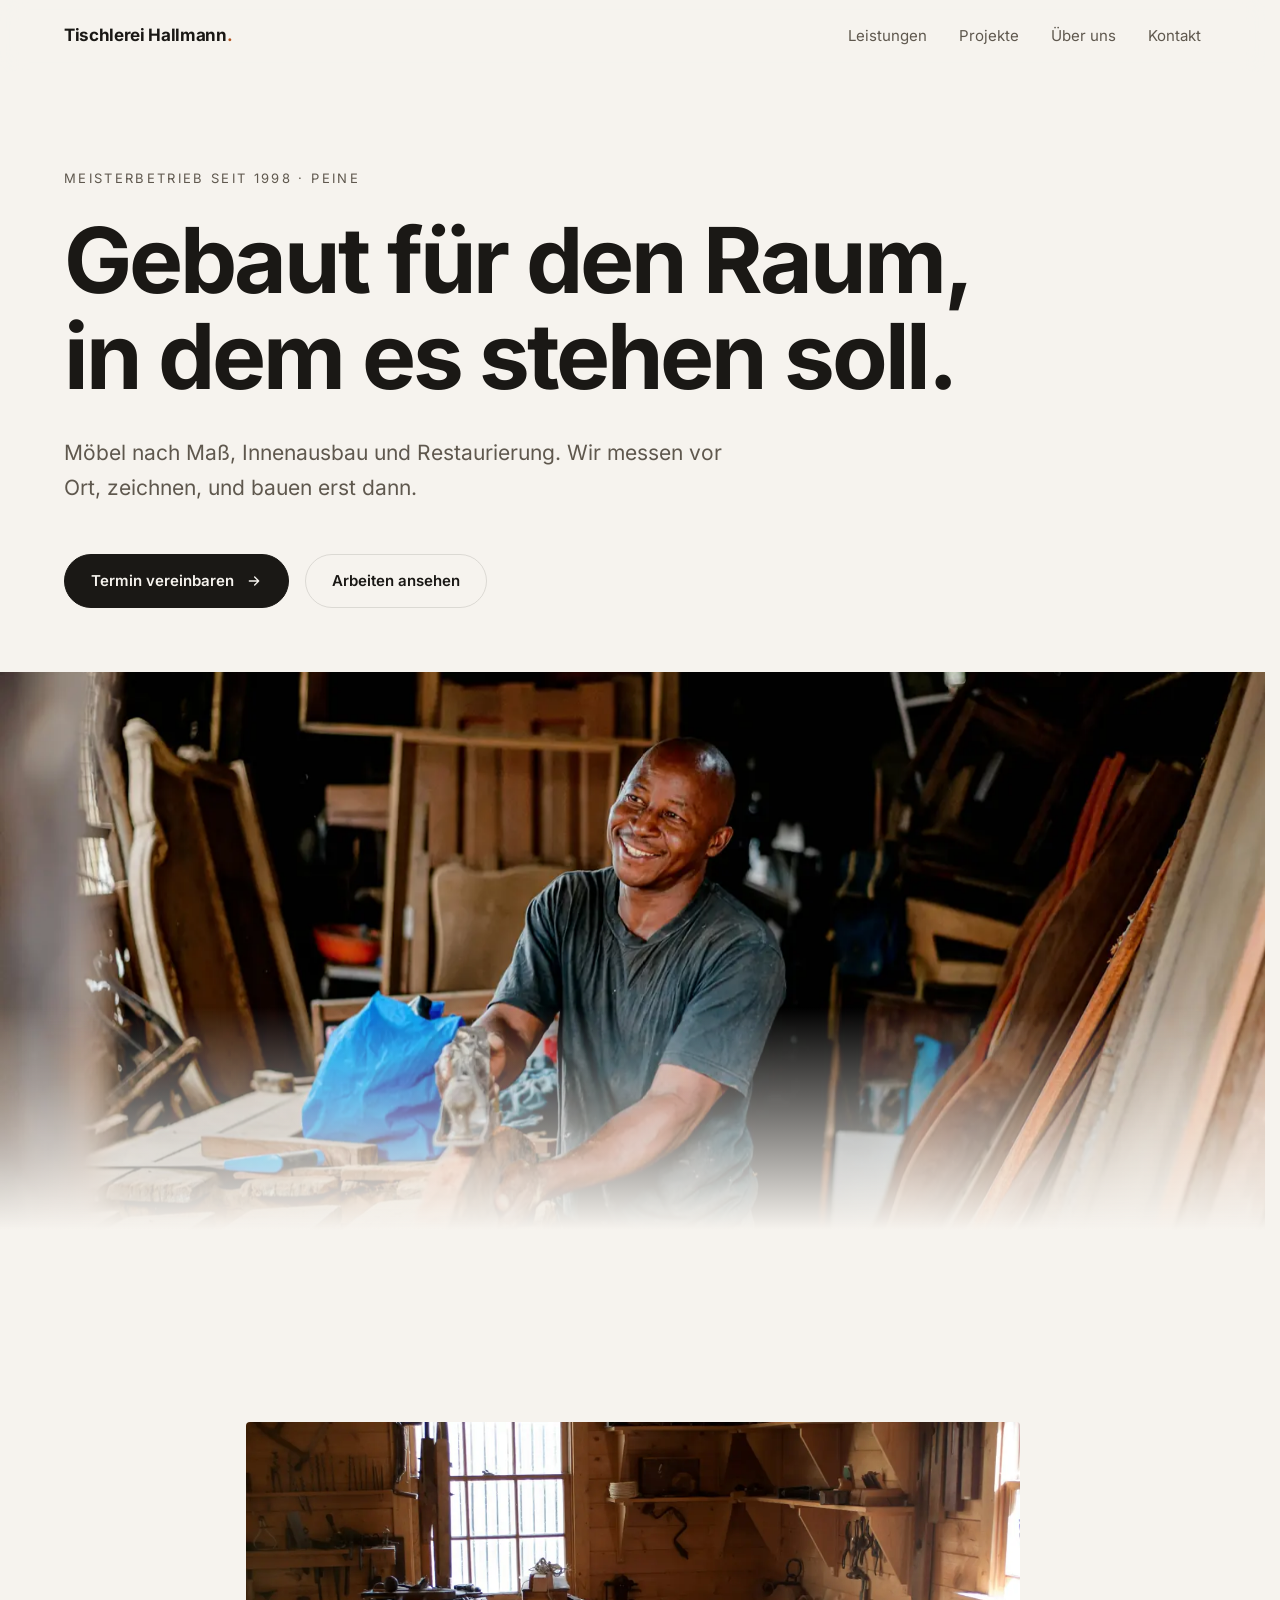
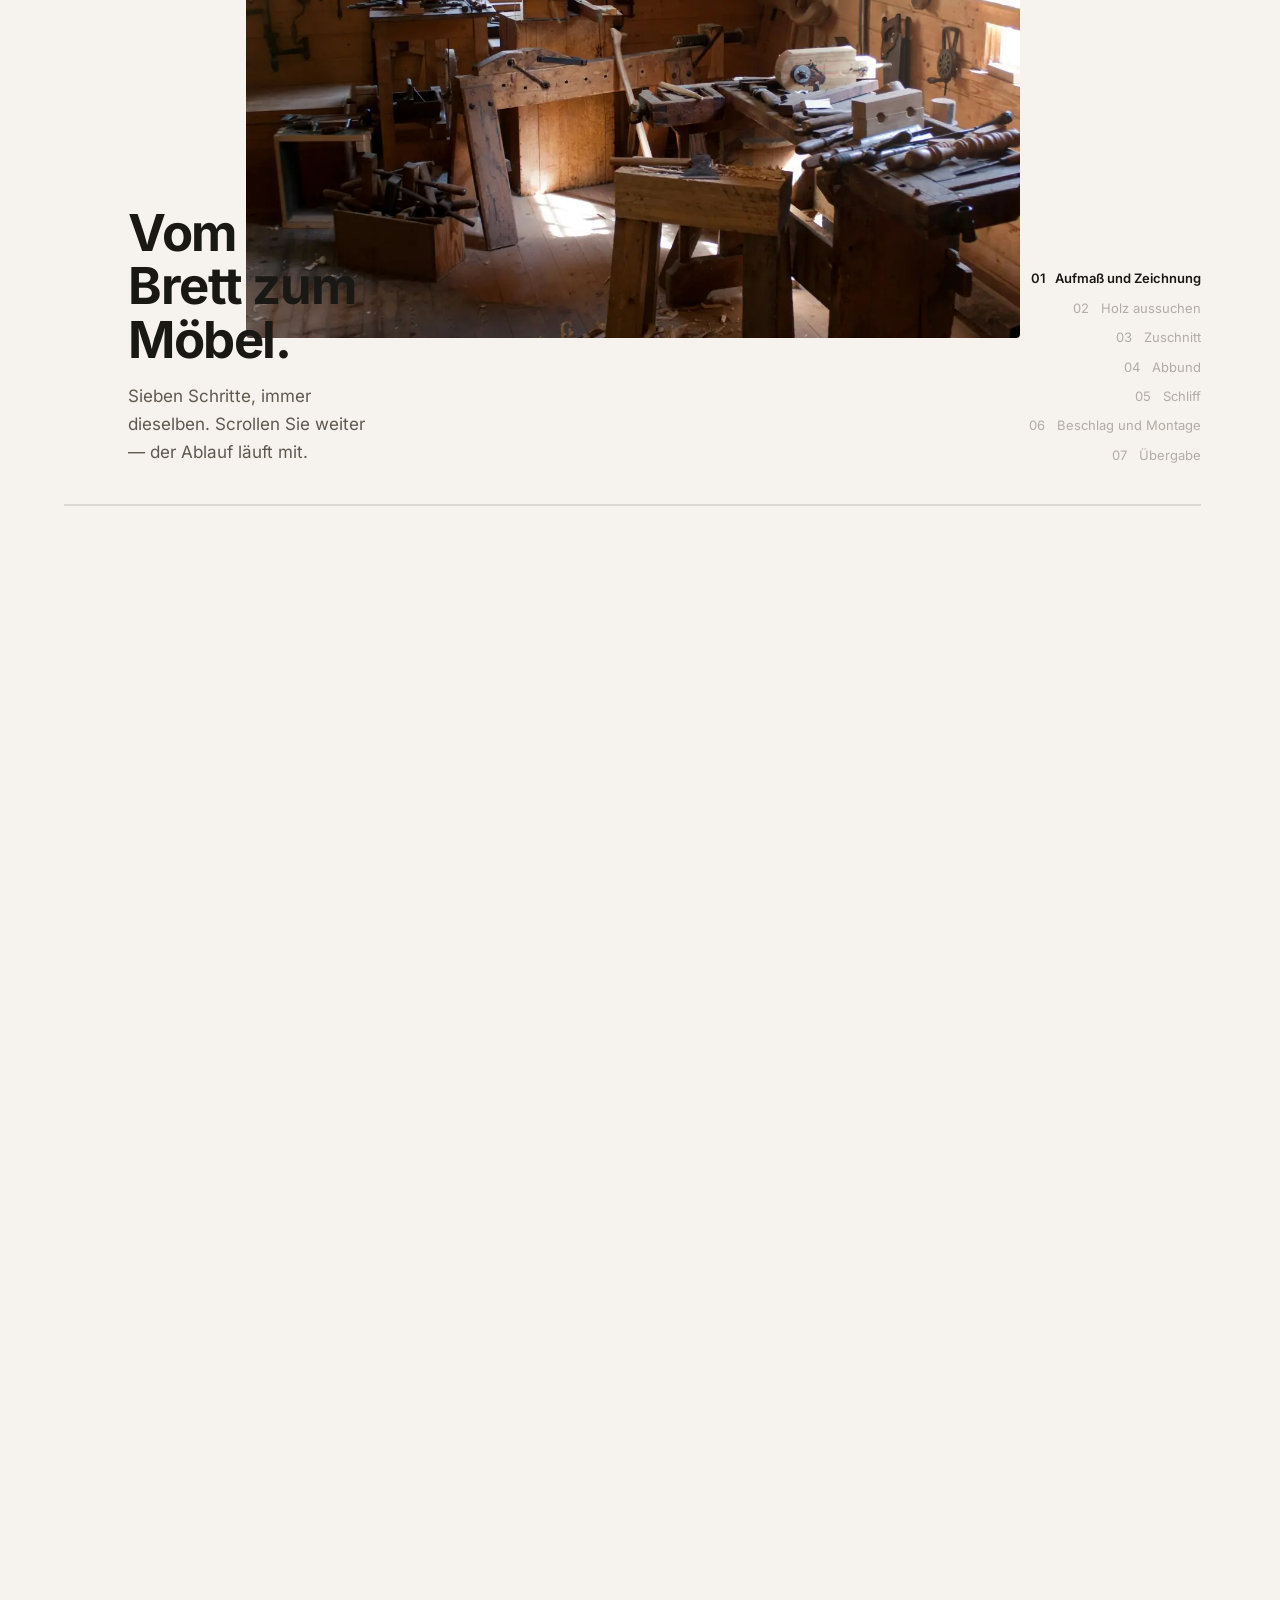
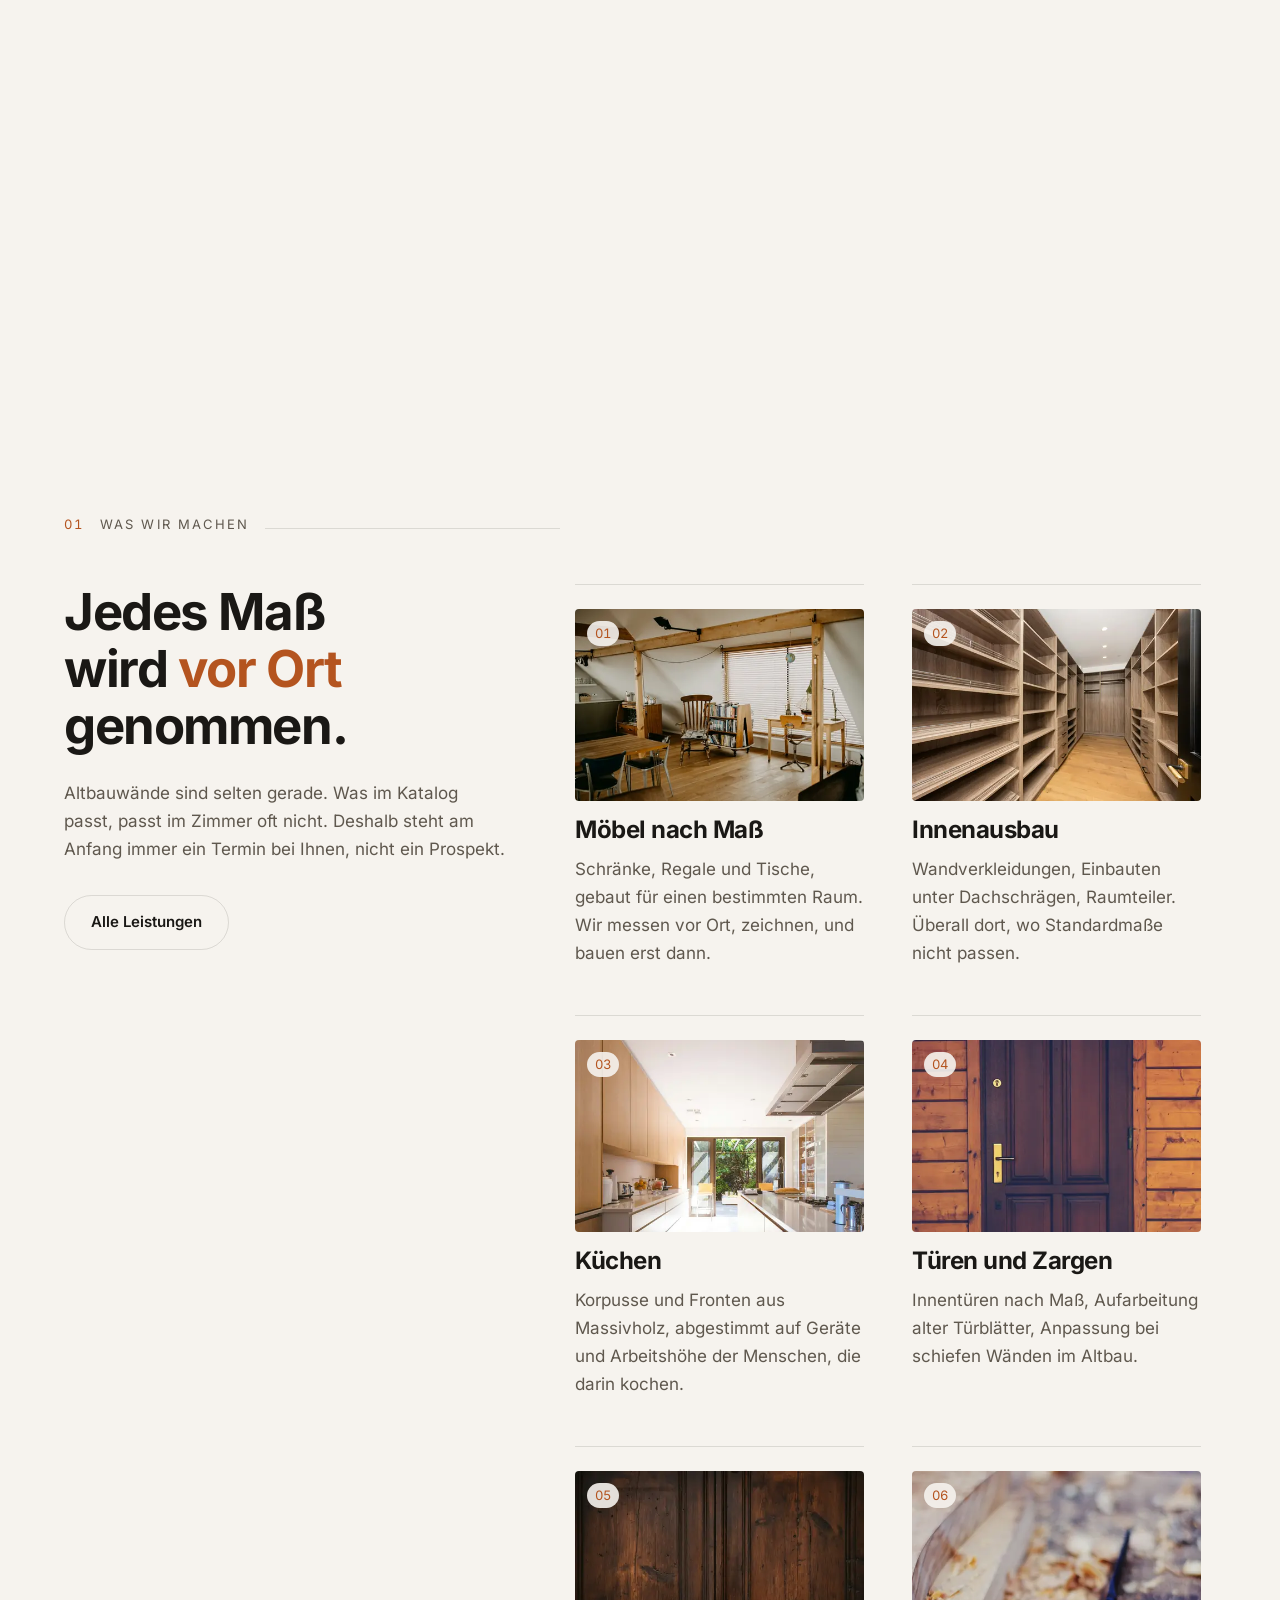
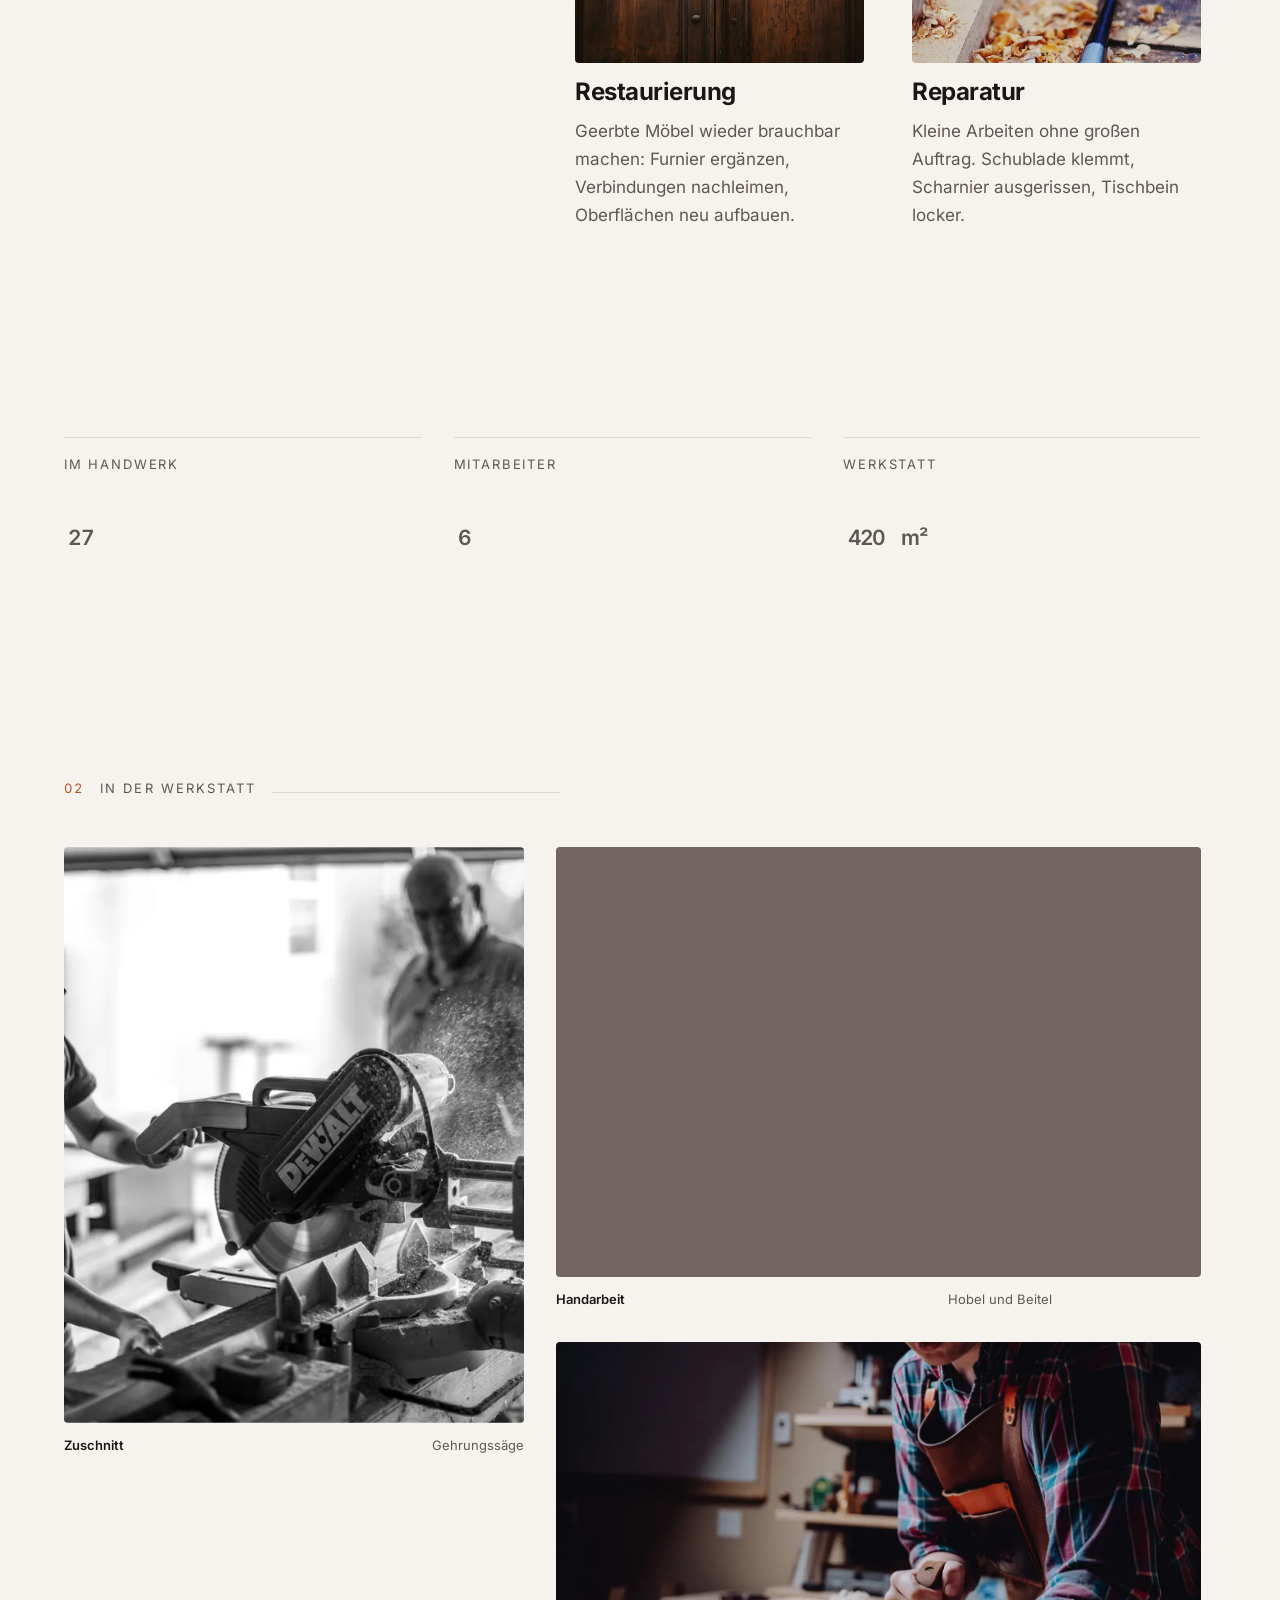
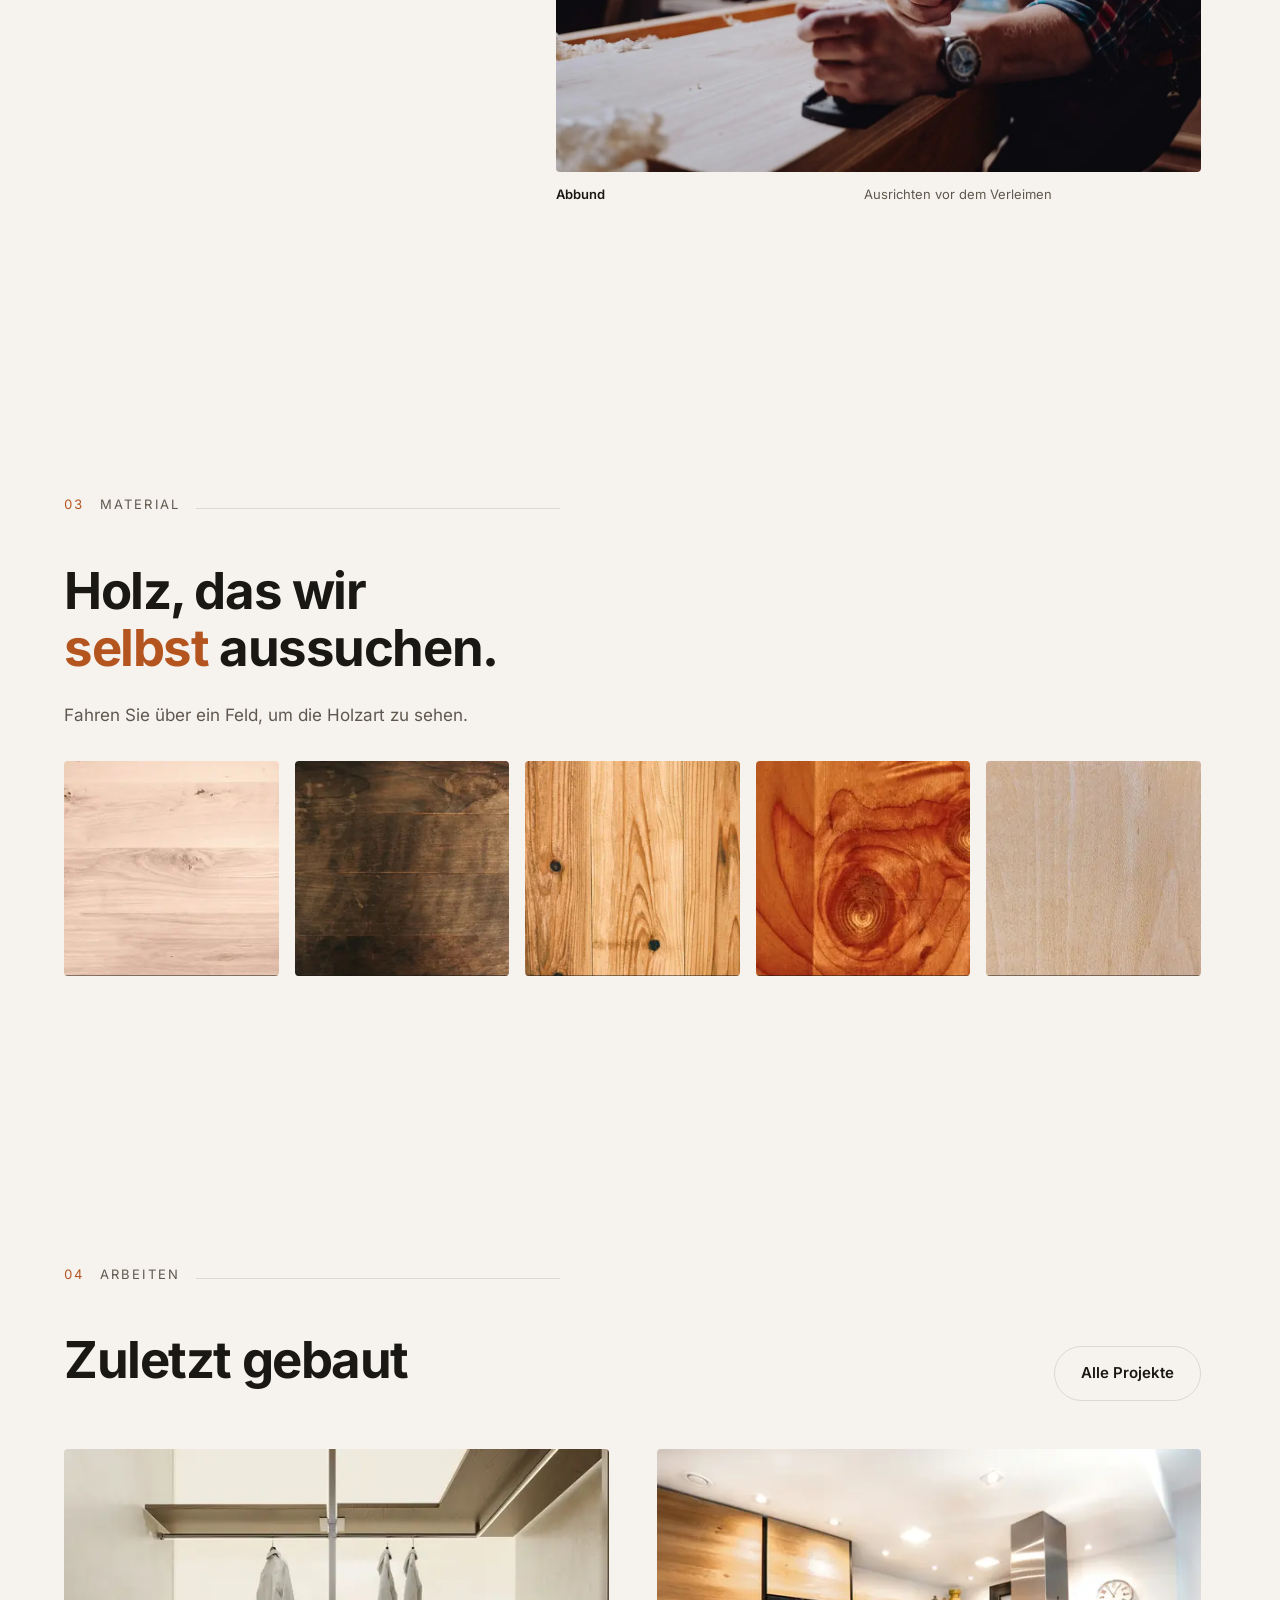
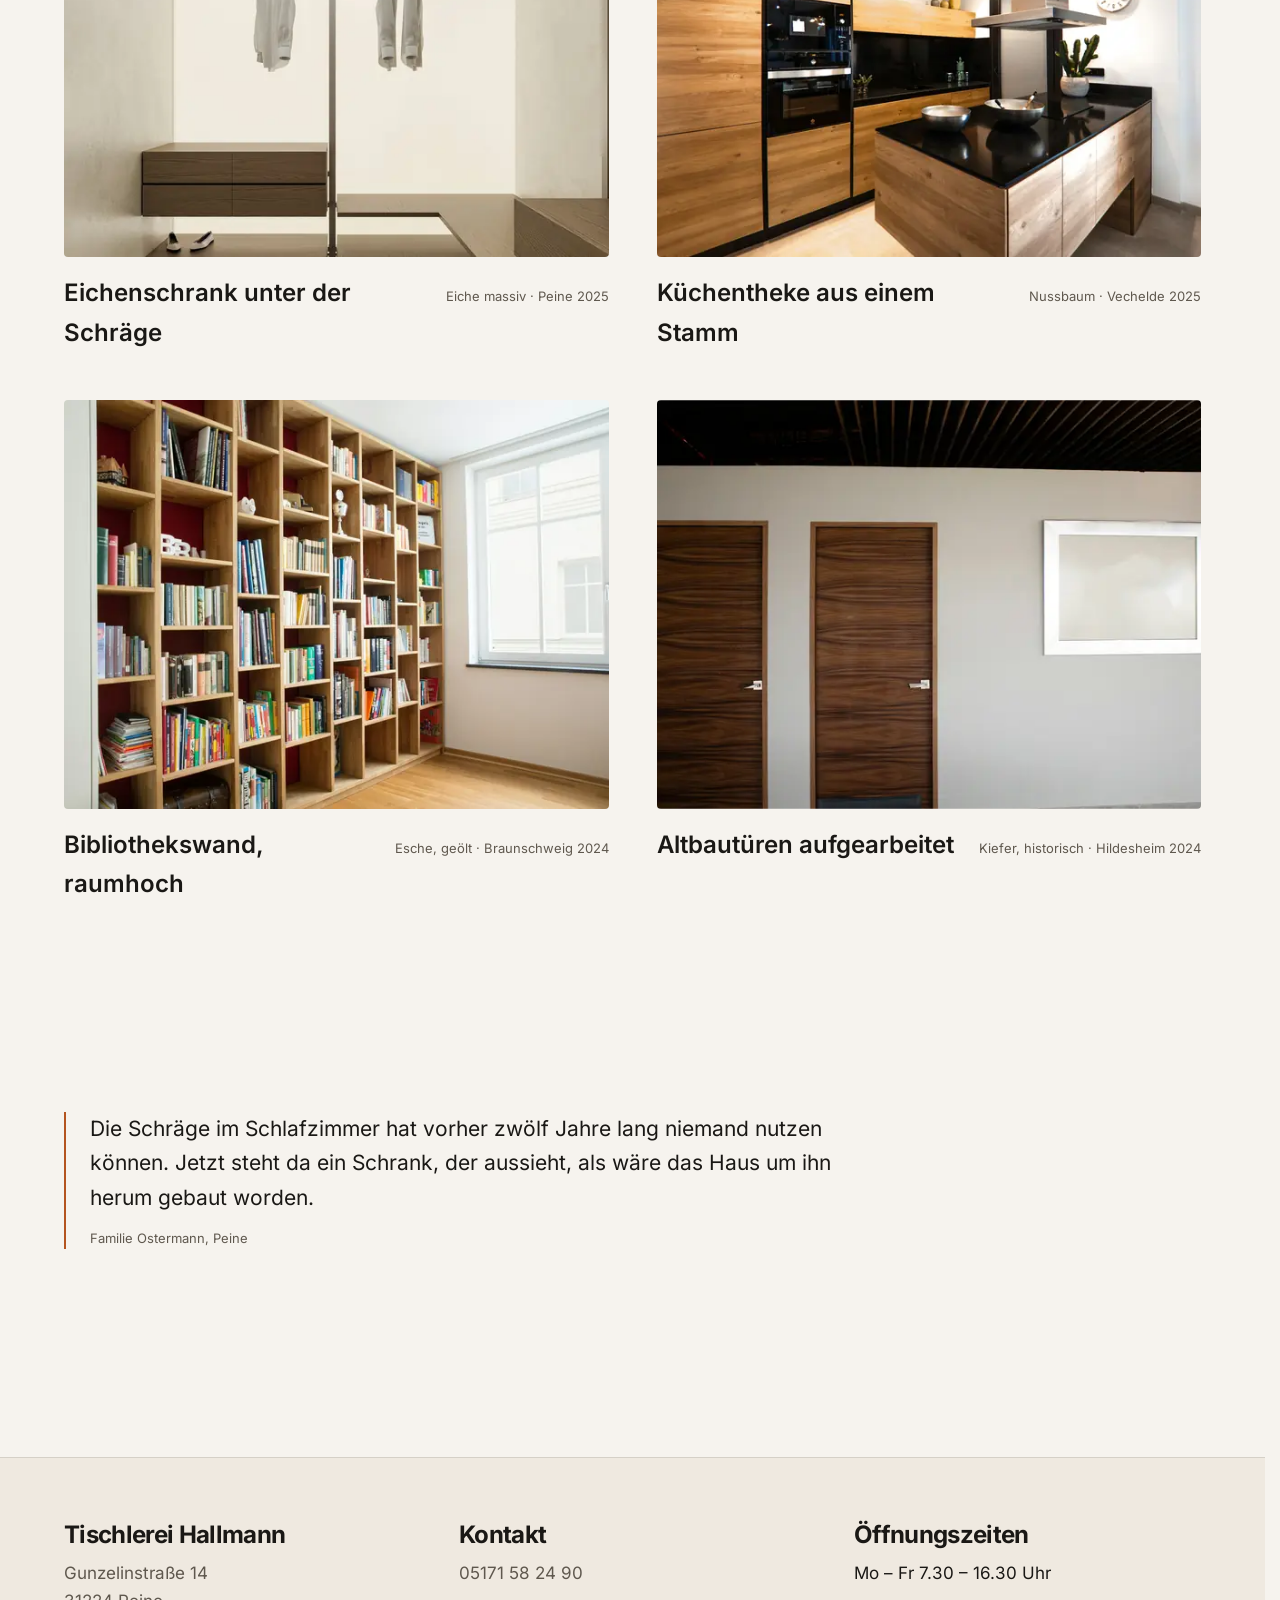
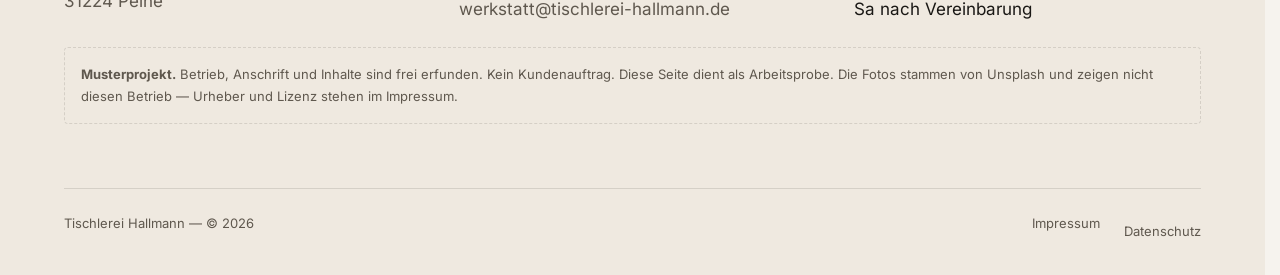
<file: index.html>
<!doctype html>
<html lang="de">
<head>
  <meta charset="utf-8">
  <meta name="viewport" content="width=device-width, initial-scale=1">
  <meta name="robots" content="noindex, nofollow">
  <meta http-equiv="Content-Security-Policy" content="default-src 'self'; script-src 'self'; style-src 'self' 'unsafe-inline'; img-src 'self' data:; font-src 'self'; connect-src 'self'; object-src 'none'; base-uri 'none'; form-action 'none'; upgrade-insecure-requests">
  <meta name="referrer" content="strict-origin-when-cross-origin">
  <title>Tischlerei Hallmann — Möbel und Innenausbau nach Maß</title>
  <meta name="description" content="Meisterbetrieb für Möbel nach Maß, Innenausbau und Restaurierung in Peine. Gebaut für den Raum, in dem es stehen soll.">
  <link rel="icon" href="assets/icons/favicon.svg" type="image/svg+xml">
  <link rel="stylesheet" href="assets/css/basis.css">
  <link rel="stylesheet" href="assets/css/raster.css">
  <link rel="stylesheet" href="assets/css/komponenten.css">
  <link rel="stylesheet" href="assets/css/bilder.css">
  <link rel="stylesheet" href="assets/css/bewegung.css">
  <link rel="preload" as="image" href="bilder/hero-werkstatt-1500.webp"
        imagesrcset="bilder/hero-werkstatt-900.webp 900w, bilder/hero-werkstatt-1500.webp 1500w, bilder/hero-werkstatt-2100.webp 2100w"
        imagesizes="100vw">
</head>
<body>
  <a class="sprunglink" href="#inhalt">Zum Inhalt</a>

  <header class="kopfzeile">
    <div class="breite kopfzeile__inhalt">
      <a class="marke" href="index.html">Tischlerei Hallmann<span>.</span></a>
      <nav class="hauptnav" aria-label="Hauptnavigation">
        <ul>
          <li><a href="leistungen/index.html">Leistungen</a></li>
          <li><a href="projekte/index.html">Projekte</a></li>
          <li><a href="ueber-uns/index.html">Über uns</a></li>
          <li><a href="kontakt/index.html">Kontakt</a></li>
        </ul>
      </nav>
    </div>
  </header>

  <main id="inhalt">

    <section class="hero breite">
      <p class="hero__auge einblenden">Meisterbetrieb seit 1998 · Peine</p>
      <h1 class="einblenden">Gebaut für den Raum,<br>in dem es stehen soll.</h1>
      <p class="hero__lead einblenden">
        Möbel nach Maß, Innenausbau und Restaurierung. Wir messen vor Ort,
        zeichnen, und bauen erst dann.
      </p>
      <div class="hero__aktionen einblenden">
        <a class="knopf" href="kontakt/index.html">
          Termin vereinbaren
          <svg width="16" height="16" viewBox="0 0 24 24" fill="none" aria-hidden="true">
            <path d="M5 12h14M13 6l6 6-6 6" stroke="currentColor" stroke-width="2" stroke-linecap="round" stroke-linejoin="round"/>
          </svg>
        </a>
        <a class="knopf knopf--leer" href="projekte/index.html">Arbeiten ansehen</a>
      </div>
    </section>

    <div class="heroband band" style="--platzhalter:#504238">
      <img src="bilder/hero-werkstatt-1500.webp"
           srcset="bilder/hero-werkstatt-900.webp 900w, bilder/hero-werkstatt-1500.webp 1500w, bilder/hero-werkstatt-2100.webp 2100w"
           sizes="100vw" width="2100" height="1400"
           alt="Tischler bei der Arbeit an einem Werkstück in der Werkstatt"
           fetchpriority="high" decoding="async">
    </div>

    <section class="folge" aria-labelledby="folge-titel">
      <div class="folge__buehne">
        <div class="folge__bild" id="folge-bilder" aria-hidden="true"></div>

        <div class="folge__text breite">
          <h2 id="folge-titel">Vom Brett zum Möbel.</h2>
          <p style="margin-top:var(--sp-4);color:var(--muted)">
            Sieben Schritte, immer dieselben. Scrollen Sie weiter — der
            Ablauf läuft mit.
          </p>
        </div>

        <ol class="folge__schritte" id="folge-schritte" aria-hidden="true"></ol>
        <div class="folge__strich" aria-hidden="true"></div>
      </div>

      <noscript>
        <div class="breite" style="padding-block:var(--sp-7)">
          <ol style="color:var(--muted)">
            <li>01 Aufmaß und Zeichnung</li>
            <li>02 Holz aussuchen</li>
            <li>03 Zuschnitt</li>
            <li>04 Abbund</li>
            <li>05 Schliff</li>
            <li>06 Beschlag und Montage</li>
            <li>07 Übergabe</li>
          </ol>
        </div>
      </noscript>
    </section>

    <section class="abschnitt breite" aria-labelledby="leistungen-titel">
      <p class="kopf einblenden" data-nummer="01">Was wir machen</p>
      <div class="gespann">
        <div class="gespann__fest">
          <h2 id="leistungen-titel" class="aussage einblenden">
            Jedes Maß wird <em>vor Ort</em> genommen.
          </h2>
          <p class="einblenden" style="margin-top:var(--sp-5);color:var(--muted)">
            Altbauwände sind selten gerade. Was im Katalog passt, passt im
            Zimmer oft nicht. Deshalb steht am Anfang immer ein Termin bei
            Ihnen, nicht ein Prospekt.
          </p>
          <p class="einblenden" style="margin-top:var(--sp-6)">
            <a class="knopf knopf--leer" href="leistungen/index.html">Alle Leistungen</a>
          </p>
        </div>

        <div class="spalten spalten--2" id="leistungen-raster">
        </div>
      </div>

      <noscript>
        <ul style="margin-top:var(--sp-6)">
          <li>Möbel nach Maß</li>
          <li>Innenausbau</li>
          <li>Küchen</li>
          <li>Türen und Zargen</li>
          <li>Restaurierung</li>
          <li>Reparatur</li>
        </ul>
      </noscript>
    </section>

    <section class="abschnitt--eng breite" aria-labelledby="zahlen-titel">
      <h2 id="zahlen-titel" class="nur-vorlesen">Der Betrieb in Zahlen</h2>
      <dl class="kennzahlen einblenden">
        <div class="kennzahl">
          <dt>Im Handwerk</dt>
          <dd><span data-zaehlziel="27">27</span></dd>
        </div>
        <div class="kennzahl">
          <dt>Mitarbeiter</dt>
          <dd><span data-zaehlziel="6">6</span></dd>
        </div>
        <div class="kennzahl">
          <dt>Werkstatt</dt>
          <dd><span data-zaehlziel="420">420</span> <span>m²</span></dd>
        </div>
      </dl>
    </section>

    <section class="abschnitt breite" aria-labelledby="werkstatt-titel">
      <p class="kopf einblenden" data-nummer="02">In der Werkstatt</p>
      <div class="werkstatt">
        <div class="werkstatt__hoch freilegen">
          <div class="bild bild--4-5" style="--platzhalter:#8c8c8c">
            <img src="bilder/werkstatt-portraet-1120.webp"
                 srcset="bilder/werkstatt-portraet-560.webp 560w, bilder/werkstatt-portraet-1120.webp 1120w"
                 sizes="(max-width: 860px) 90vw, 40vw" width="1120" height="1400"
                 alt="Schwarzweißaufnahme einer Person an der Gehrungssäge"
                 loading="lazy" decoding="async">
          </div>
          <p class="bildzeile"><b>Zuschnitt</b><span>Gehrungssäge</span></p>
        </div>

        <div class="werkstatt__quer freilegen">
          <div class="bild bild--3-2" style="--platzhalter:#726562">
            <img src="bilder/werkstatt-hobel-1320.webp"
                 srcset="bilder/werkstatt-hobel-660.webp 660w, bilder/werkstatt-hobel-1320.webp 1320w"
                 sizes="(max-width: 860px) 90vw, 55vw" width="1320" height="880"
                 alt="Handhobel und Stechbeitel auf einer Werkbank"
                 loading="lazy" decoding="async">
          </div>
          <p class="bildzeile"><b>Handarbeit</b><span>Hobel und Beitel</span></p>
        </div>

        <div class="werkstatt__quer freilegen">
          <div class="bild bild--3-2" style="--platzhalter:#4b3f41">
            <img src="bilder/werkstatt-arbeit-1320.webp"
                 srcset="bilder/werkstatt-arbeit-660.webp 660w, bilder/werkstatt-arbeit-1320.webp 1320w"
                 sizes="(max-width: 860px) 90vw, 55vw" width="1320" height="880"
                 alt="Tischler beim Ausrichten eines Werkstücks"
                 loading="lazy" decoding="async">
          </div>
          <p class="bildzeile"><b>Abbund</b><span>Ausrichten vor dem Verleimen</span></p>
        </div>
      </div>
    </section>

    <section class="abschnitt breite" aria-labelledby="material-titel">
      <p class="kopf einblenden" data-nummer="03">Material</p>
      <h2 id="material-titel" class="aussage einblenden">
        Holz, das wir <em>selbst</em> aussuchen.
      </h2>
      <p class="einblenden" style="margin-top:var(--sp-5);color:var(--muted)">
        Fahren Sie über ein Feld, um die Holzart zu sehen.
      </p>

      <div class="muster einblenden" id="holz-muster" style="margin-top:var(--sp-6)"></div>
    </section>

    <section class="abschnitt breite" aria-labelledby="projekte-titel">
      <p class="kopf einblenden" data-nummer="04">Arbeiten</p>
      <div style="display:flex;flex-wrap:wrap;gap:var(--sp-5);align-items:baseline;justify-content:space-between;margin-bottom:var(--sp-7)">
        <h2 id="projekte-titel" class="einblenden" style="font-size:var(--fs-h2)">Zuletzt gebaut</h2>
        <a class="knopf knopf--leer einblenden" href="projekte/index.html">Alle Projekte</a>
      </div>

      <div class="spalten spalten--2" id="projekte-raster">
      </div>

      <noscript>
        <ul>
          <li>Eichenschrank unter der Schräge, Peine 2025</li>
          <li>Küchentheke aus einem Stamm, Vechelde 2025</li>
          <li>Bibliothekswand raumhoch, Braunschweig 2024</li>
          <li>Altbautüren aufgearbeitet, Hildesheim 2024</li>
        </ul>
      </noscript>
    </section>

    <section class="abschnitt--eng breite">
      <div class="zitat einblenden">
        <p>Die Schräge im Schlafzimmer hat vorher zwölf Jahre lang niemand nutzen können. Jetzt steht da ein Schrank, der aussieht, als wäre das Haus um ihn herum gebaut worden.</p>
        <footer>Familie Ostermann, Peine</footer>
      </div>
    </section>

  </main>

  <footer class="fusszeile">
    <div class="breite">
      <div class="fusszeile__raster">
        <div>
          <h2>Tischlerei Hallmann</h2>
          <p style="color:var(--muted)">
            Gunzelinstraße 14<br>
            31224 Peine
          </p>
        </div>
        <div>
          <h2>Kontakt</h2>
          <ul>
            <li><a href="tel:+4951715824900">05171 58 24 90</a></li>
            <li><a href="mailto:werkstatt@tischlerei-hallmann.de">werkstatt@tischlerei-hallmann.de</a></li>
          </ul>
        </div>
        <div>
          <h2>Öffnungszeiten</h2>
          <ul>
            <li>Mo – Fr  7.30 – 16.30 Uhr</li>
            <li>Sa  nach Vereinbarung</li>
          </ul>
        </div>
      </div>

      <p class="fusszeile__hinweis">
        <strong>Musterprojekt.</strong> Betrieb, Anschrift und Inhalte sind frei
        erfunden. Kein Kundenauftrag. Diese Seite dient als Arbeitsprobe.
        Die Fotos stammen von Unsplash und zeigen nicht diesen Betrieb —
        Urheber und Lizenz stehen im <a href="impressum/index.html">Impressum</a>.
      </p>

      <div class="fusszeile__unten">
        <p>Tischlerei Hallmann — © 2026</p>
        <ul>
          <li><a href="impressum/index.html">Impressum</a></li>
          <li><a href="datenschutz/index.html">Datenschutz</a></li>
        </ul>
      </div>
    </div>
  </footer>

  <script src="daten/inhalte.js" defer></script>
  <script src="daten/bilder.js" defer></script>
  <script src="assets/js/bewegung.js" defer></script>
  <script src="assets/js/komponenten.js" defer></script>
</body>
</html>
</file>
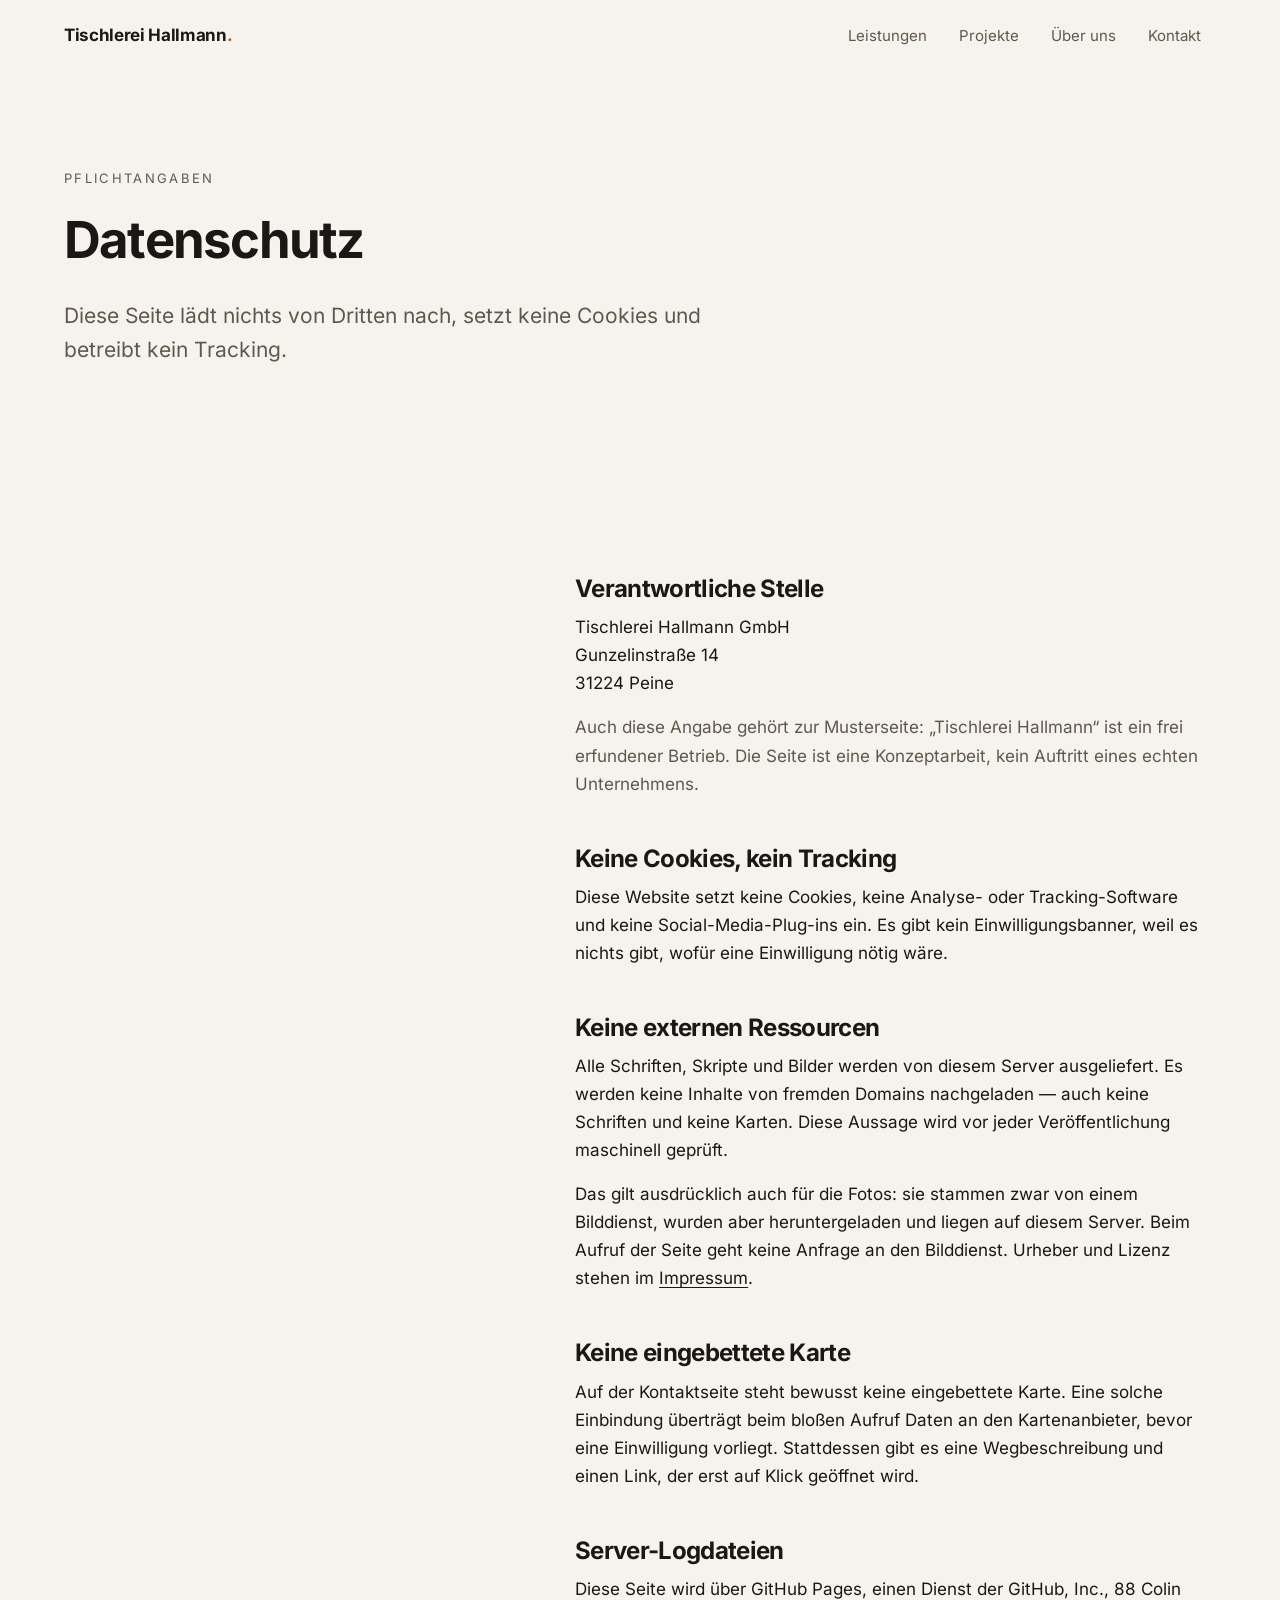
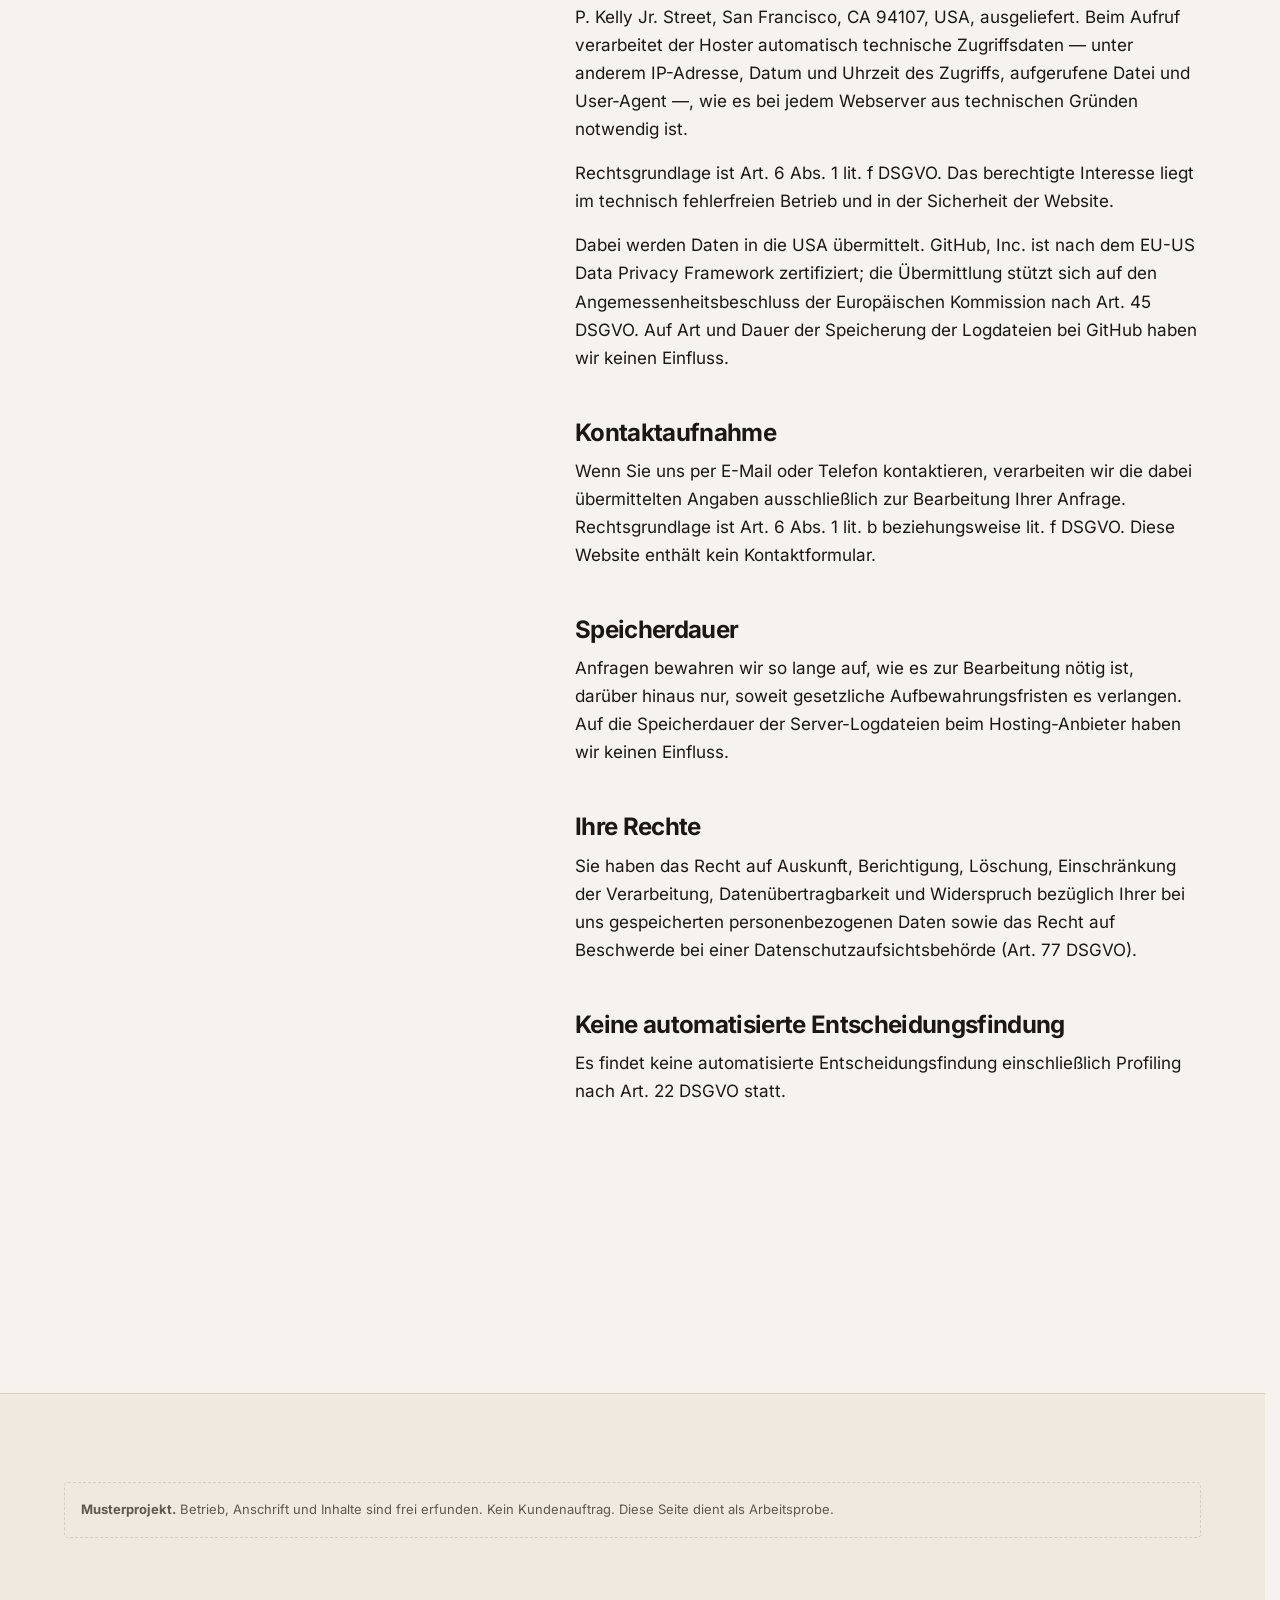
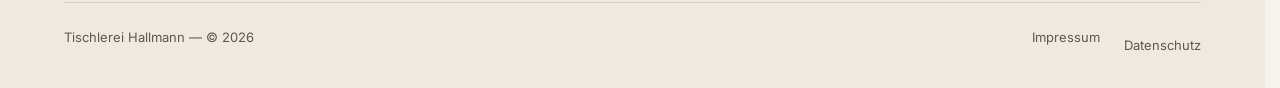
<file: datenschutz/index.html>
<!doctype html>
<html lang="de">
<head>
  <meta charset="utf-8">
  <meta name="viewport" content="width=device-width, initial-scale=1">
  <meta name="robots" content="noindex, nofollow">
  <meta http-equiv="Content-Security-Policy" content="default-src 'self'; script-src 'self'; style-src 'self' 'unsafe-inline'; img-src 'self' data:; font-src 'self'; connect-src 'self'; object-src 'none'; base-uri 'none'; form-action 'none'; upgrade-insecure-requests">
  <meta name="referrer" content="strict-origin-when-cross-origin">
  <title>Datenschutz — Tischlerei Hallmann</title>
  <meta name="description" content="Diese Seite lädt nichts von Dritten nach, setzt keine Cookies und betreibt kein Tracking.">
  <link rel="icon" href="../assets/icons/favicon.svg" type="image/svg+xml">
  <link rel="stylesheet" href="../assets/css/basis.css">
  <link rel="stylesheet" href="../assets/css/raster.css">
  <link rel="stylesheet" href="../assets/css/komponenten.css">
  <link rel="stylesheet" href="../assets/css/bilder.css">
  <link rel="stylesheet" href="../assets/css/bewegung.css">
</head>
<body>
  <a class="sprunglink" href="#inhalt">Zum Inhalt</a>

  <header class="kopfzeile">
    <div class="breite kopfzeile__inhalt">
      <a class="marke" href="../index.html">Tischlerei Hallmann<span>.</span></a>
      <nav class="hauptnav" aria-label="Hauptnavigation">
        <ul>
          <li><a href="../leistungen/index.html">Leistungen</a></li>
          <li><a href="../projekte/index.html">Projekte</a></li>
          <li><a href="../ueber-uns/index.html">Über uns</a></li>
          <li><a href="../kontakt/index.html">Kontakt</a></li>
        </ul>
      </nav>
    </div>
  </header>

  <main id="inhalt">
    <section class="hero breite">
      <p class="hero__auge">Pflichtangaben</p>
      <h1 style="font-size:var(--fs-h2)">Datenschutz</h1>
      <p class="hero__lead">
        Diese Seite lädt nichts von Dritten nach, setzt keine Cookies und
        betreibt kein Tracking.
      </p>
    </section>

    <section class="abschnitt breite">
      <div class="gespann">
        <div></div>
        <div style="display:grid;gap:var(--sp-7)">

          <div>
            <h2 style="font-size:var(--fs-h3);margin-bottom:var(--sp-3)">Verantwortliche Stelle</h2>
            <p>Tischlerei Hallmann GmbH<br>Gunzelinstraße 14<br>31224 Peine</p>
            <p style="margin-top:var(--sp-4);color:var(--muted)">Auch diese Angabe gehört zur Musterseite: „Tischlerei Hallmann“ ist ein frei erfundener Betrieb. Die Seite ist eine Konzeptarbeit, kein Auftritt eines echten Unternehmens.</p>
          </div>

          <div>
            <h2 style="font-size:var(--fs-h3);margin-bottom:var(--sp-3)">Keine Cookies, kein Tracking</h2>
            <p>
              Diese Website setzt keine Cookies, keine Analyse- oder
              Tracking-Software und keine Social-Media-Plug-ins ein. Es gibt
              kein Einwilligungsbanner, weil es nichts gibt, wofür eine
              Einwilligung nötig wäre.
            </p>
          </div>

          <div>
            <h2 style="font-size:var(--fs-h3);margin-bottom:var(--sp-3)">Keine externen Ressourcen</h2>
            <p>
              Alle Schriften, Skripte und Bilder werden von diesem Server
              ausgeliefert. Es werden keine Inhalte von fremden Domains
              nachgeladen — auch keine Schriften und keine Karten. Diese
              Aussage wird vor jeder Veröffentlichung maschinell geprüft.
            </p>
            <p style="margin-top:var(--sp-4)">
              Das gilt ausdrücklich auch für die Fotos: sie stammen zwar von
              einem Bilddienst, wurden aber heruntergeladen und liegen auf
              diesem Server. Beim Aufruf der Seite geht keine Anfrage an den
              Bilddienst. Urheber und Lizenz stehen im
              <a href="../impressum/index.html">Impressum</a>.
            </p>
          </div>

          <div>
            <h2 style="font-size:var(--fs-h3);margin-bottom:var(--sp-3)">Keine eingebettete Karte</h2>
            <p>
              Auf der Kontaktseite steht bewusst keine eingebettete Karte. Eine
              solche Einbindung überträgt beim bloßen Aufruf Daten an den
              Kartenanbieter, bevor eine Einwilligung vorliegt. Stattdessen
              gibt es eine Wegbeschreibung und einen Link, der erst auf Klick
              geöffnet wird.
            </p>
          </div>

          <div>
            <h2 style="font-size:var(--fs-h3);margin-bottom:var(--sp-3)">Server-Logdateien</h2>
            <p>
              Diese Seite wird über GitHub Pages, einen Dienst der GitHub, Inc., 88 Colin P. Kelly Jr. Street, San Francisco, CA 94107, USA, ausgeliefert. Beim Aufruf verarbeitet der Hoster
              automatisch technische Zugriffsdaten — unter anderem IP-Adresse,
              Datum und Uhrzeit des Zugriffs, aufgerufene Datei und User-Agent —,
              wie es bei jedem Webserver aus technischen Gründen notwendig ist.
            </p>
            <p style="margin-top:var(--sp-4)">
              Rechtsgrundlage ist Art. 6 Abs. 1 lit. f DSGVO. Das berechtigte
              Interesse liegt im technisch fehlerfreien Betrieb und in der
              Sicherheit der Website.
            </p>
            <p style="margin-top:var(--sp-4)">
              Dabei werden Daten in die USA übermittelt. GitHub, Inc. ist nach dem EU-US Data Privacy Framework zertifiziert; die Übermittlung stützt sich auf den Angemessenheitsbeschluss der Europäischen Kommission nach Art. 45 DSGVO. Auf Art und Dauer der Speicherung der Logdateien bei GitHub haben wir keinen Einfluss.
            </p>
          </div>

          <div>
            <h2 style="font-size:var(--fs-h3);margin-bottom:var(--sp-3)">Kontaktaufnahme</h2>
            <p>
              Wenn Sie uns per E-Mail oder Telefon kontaktieren, verarbeiten wir
              die dabei übermittelten Angaben ausschließlich zur Bearbeitung
              Ihrer Anfrage. Rechtsgrundlage ist Art. 6 Abs. 1 lit. b
              beziehungsweise lit. f DSGVO. Diese Website enthält kein
              Kontaktformular.
            </p>
          </div>

          <div>
            <h2 style="font-size:var(--fs-h3);margin-bottom:var(--sp-3)">Speicherdauer</h2>
            <p>
              Anfragen bewahren wir so lange auf, wie es zur Bearbeitung nötig
              ist, darüber hinaus nur, soweit gesetzliche Aufbewahrungsfristen
              es verlangen. Auf die Speicherdauer der Server-Logdateien beim
              Hosting-Anbieter haben wir keinen Einfluss.
            </p>
          </div>

          <div>
            <h2 style="font-size:var(--fs-h3);margin-bottom:var(--sp-3)">Ihre Rechte</h2>
            <p>
              Sie haben das Recht auf Auskunft, Berichtigung, Löschung,
              Einschränkung der Verarbeitung, Datenübertragbarkeit und
              Widerspruch bezüglich Ihrer bei uns gespeicherten
              personenbezogenen Daten sowie das Recht auf Beschwerde bei einer
              Datenschutzaufsichtsbehörde (Art. 77 DSGVO).
            </p>
          </div>

          <div>
            <h2 style="font-size:var(--fs-h3);margin-bottom:var(--sp-3)">Keine automatisierte Entscheidungsfindung</h2>
            <p>
              Es findet keine automatisierte Entscheidungsfindung einschließlich
              Profiling nach Art. 22 DSGVO statt.
            </p>
          </div>

        </div>
      </div>
    </section>
  </main>

  <footer class="fusszeile">
    <div class="breite">
      <p class="fusszeile__hinweis">
        <strong>Musterprojekt.</strong> Betrieb, Anschrift und Inhalte sind frei
        erfunden. Kein Kundenauftrag. Diese Seite dient als Arbeitsprobe.
      </p>
      <div class="fusszeile__unten">
        <p>Tischlerei Hallmann — © 2026</p>
        <ul>
          <li><a href="../impressum/index.html">Impressum</a></li>
          <li><a href="../datenschutz/index.html" aria-current="page">Datenschutz</a></li>
        </ul>
      </div>
    </div>
  </footer>
</body>
</html>
</file>
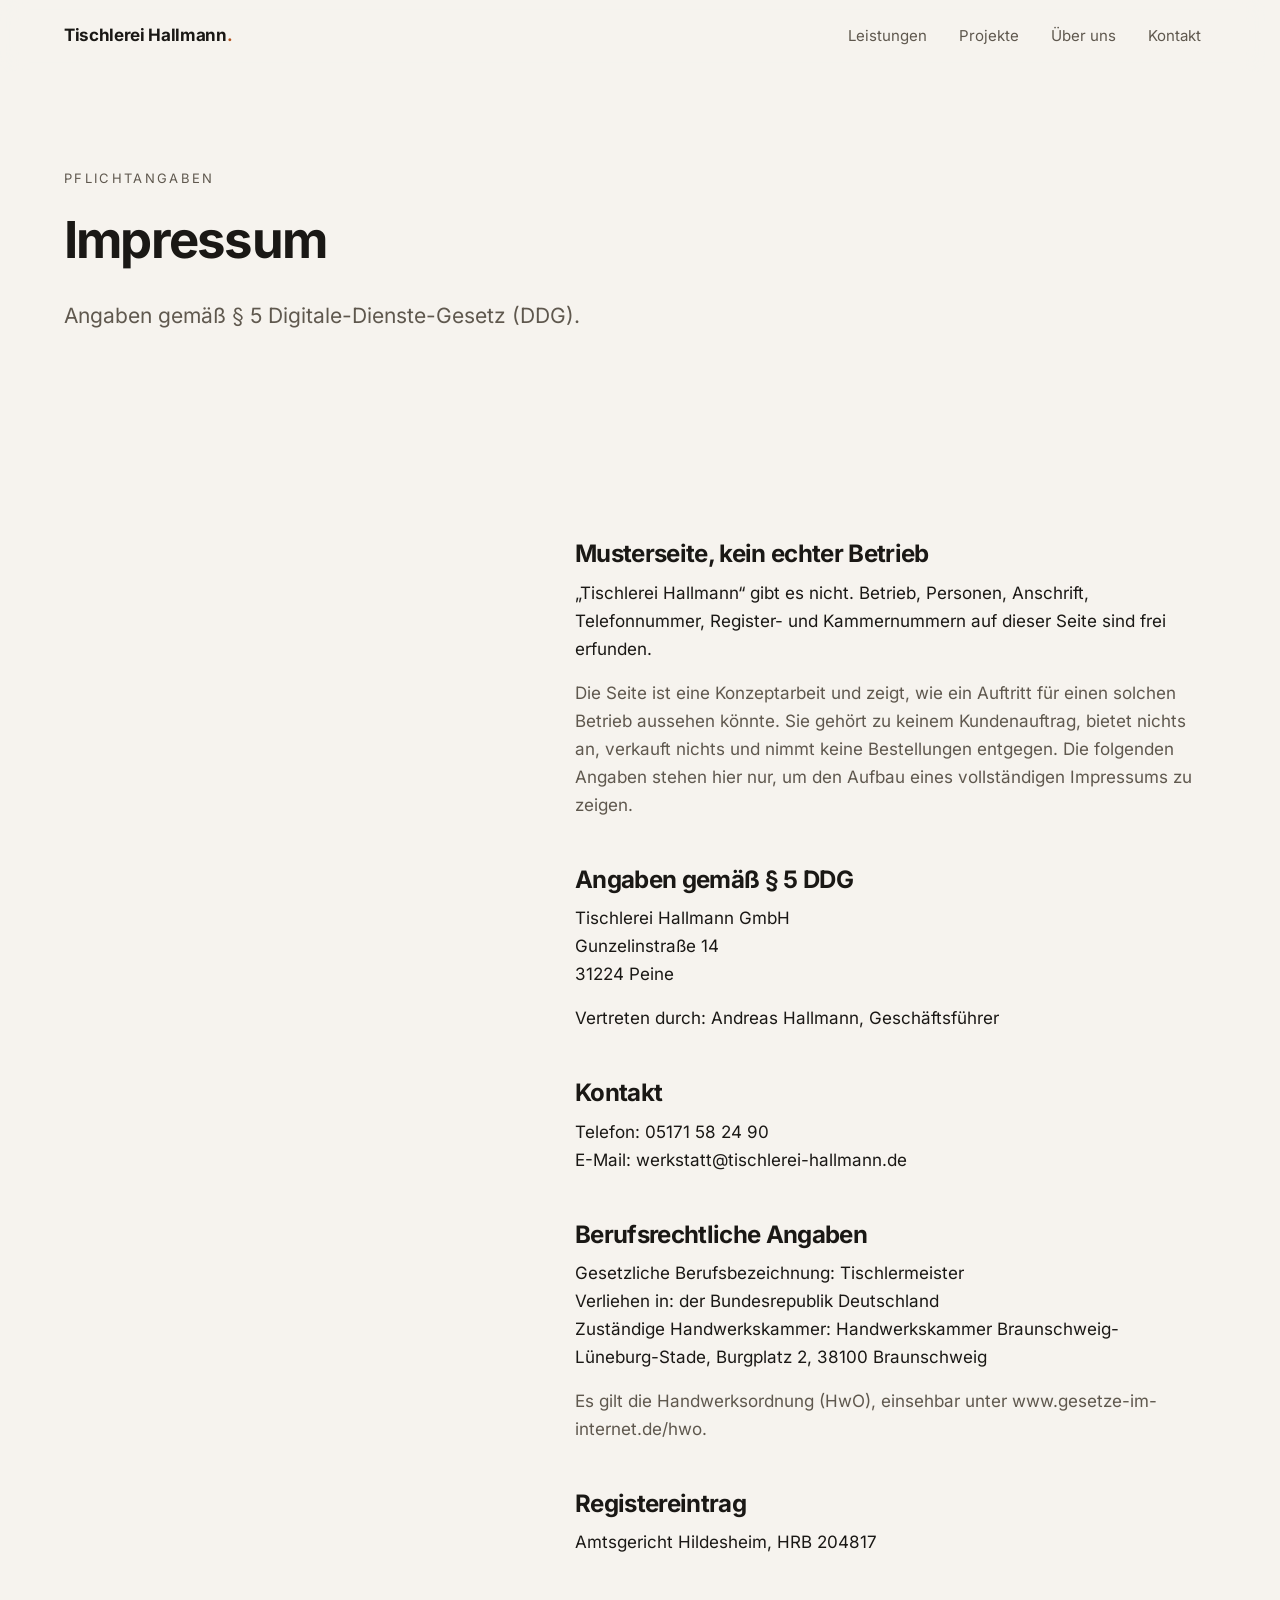
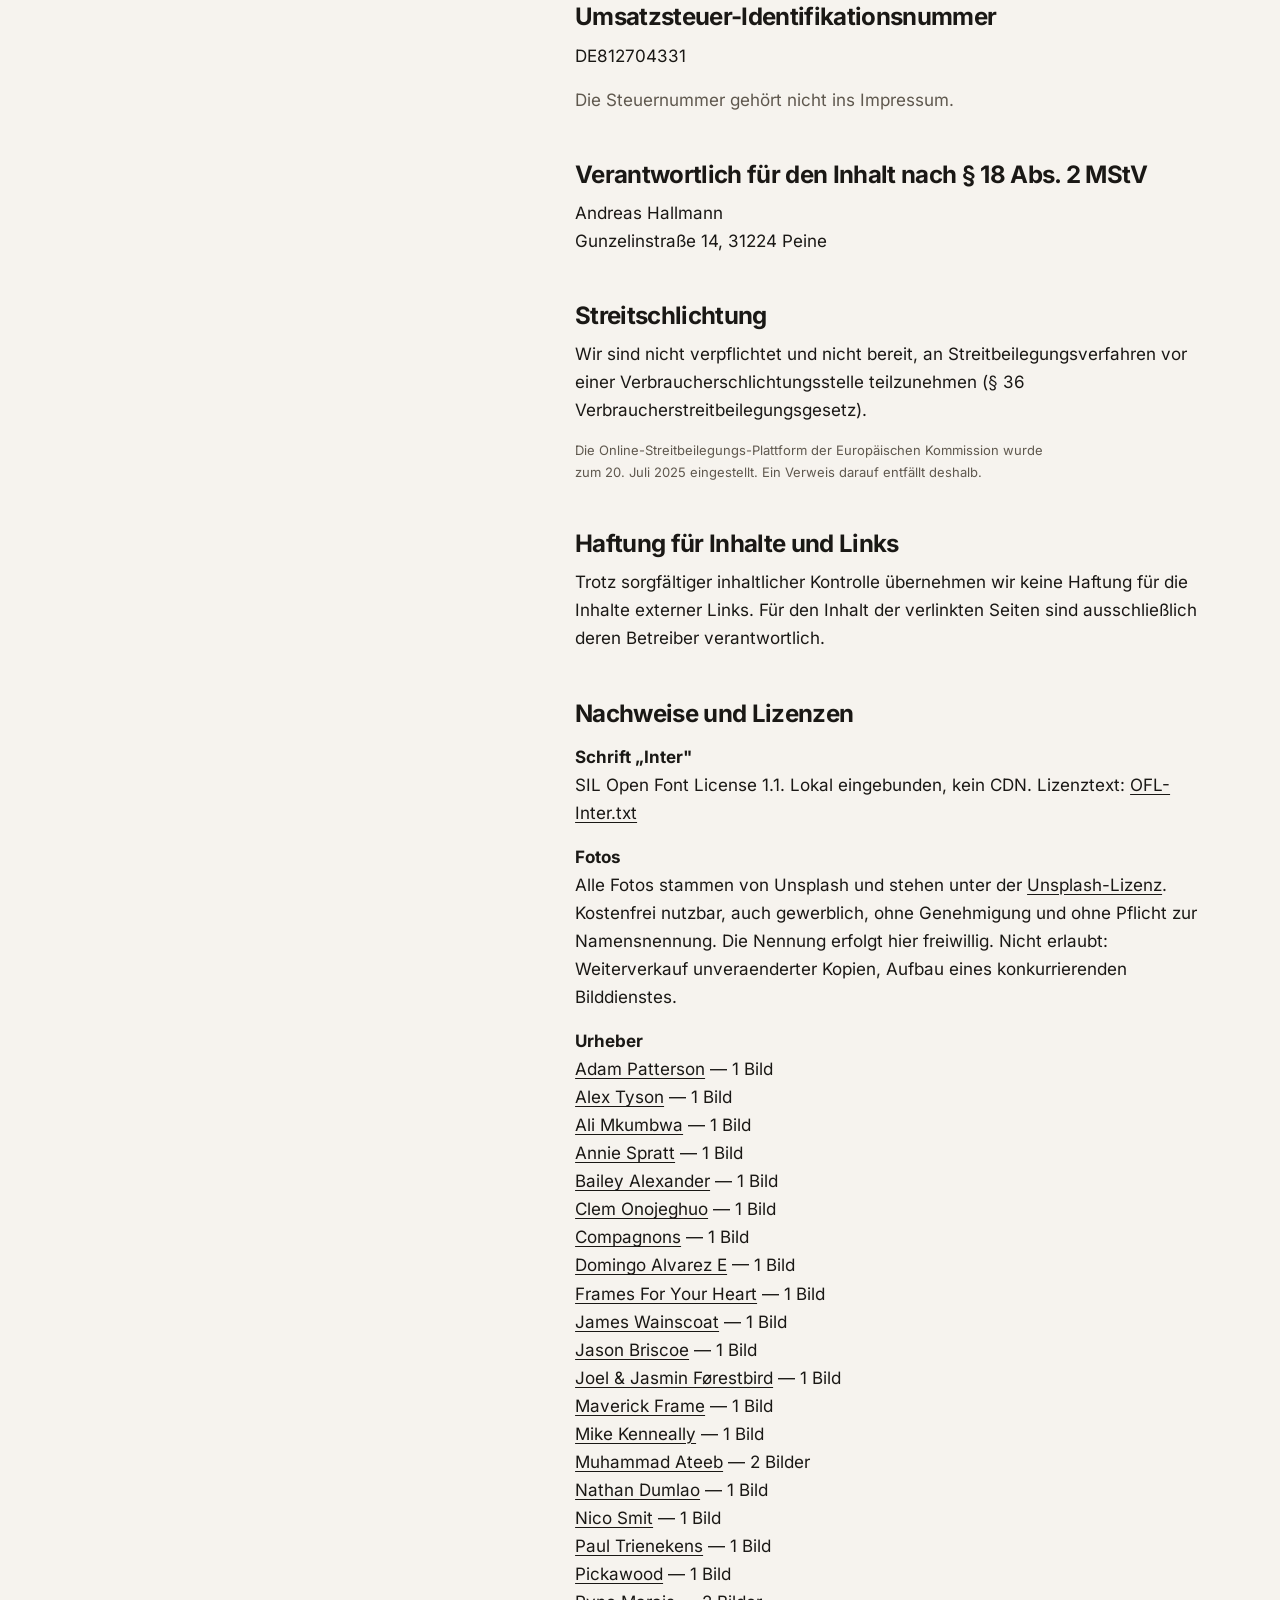
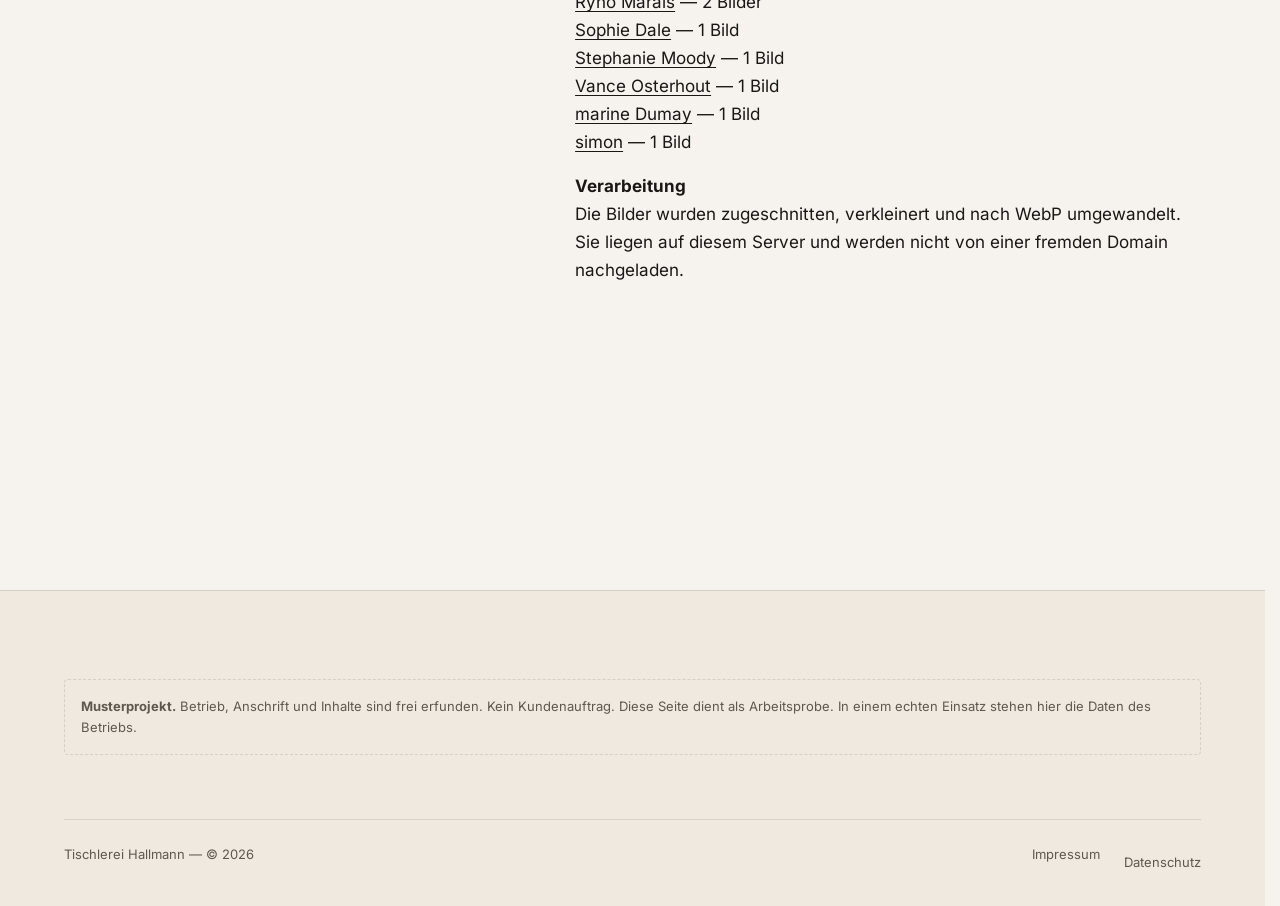
<file: impressum/index.html>
<!doctype html>
<html lang="de">
<head>
  <meta charset="utf-8">
  <meta name="viewport" content="width=device-width, initial-scale=1">
  <meta name="robots" content="noindex, nofollow">
  <meta http-equiv="Content-Security-Policy" content="default-src 'self'; script-src 'self'; style-src 'self' 'unsafe-inline'; img-src 'self' data:; font-src 'self'; connect-src 'self'; object-src 'none'; base-uri 'none'; form-action 'none'; upgrade-insecure-requests">
  <meta name="referrer" content="strict-origin-when-cross-origin">
  <title>Impressum — Tischlerei Hallmann</title>
  <meta name="description" content="Anbieterkennzeichnung nach § 5 Digitale-Dienste-Gesetz.">
  <link rel="icon" href="../assets/icons/favicon.svg" type="image/svg+xml">
  <link rel="stylesheet" href="../assets/css/basis.css">
  <link rel="stylesheet" href="../assets/css/raster.css">
  <link rel="stylesheet" href="../assets/css/komponenten.css">
  <link rel="stylesheet" href="../assets/css/bilder.css">
  <link rel="stylesheet" href="../assets/css/bewegung.css">
</head>
<body>
  <a class="sprunglink" href="#inhalt">Zum Inhalt</a>

  <header class="kopfzeile">
    <div class="breite kopfzeile__inhalt">
      <a class="marke" href="../index.html">Tischlerei Hallmann<span>.</span></a>
      <nav class="hauptnav" aria-label="Hauptnavigation">
        <ul>
          <li><a href="../leistungen/index.html">Leistungen</a></li>
          <li><a href="../projekte/index.html">Projekte</a></li>
          <li><a href="../ueber-uns/index.html">Über uns</a></li>
          <li><a href="../kontakt/index.html">Kontakt</a></li>
        </ul>
      </nav>
    </div>
  </header>

  <main id="inhalt">
    <section class="hero breite">
      <p class="hero__auge">Pflichtangaben</p>
      <h1 style="font-size:var(--fs-h2)">Impressum</h1>
      <p class="hero__lead">Angaben gemäß § 5 Digitale-Dienste-Gesetz (DDG).</p>
    </section>

    <section class="abschnitt breite">
      <div class="gespann">
        <div></div>
        <div style="display:grid;gap:var(--sp-7)">

          <div>
            <h2 style="font-size:var(--fs-h3);margin-bottom:var(--sp-3)">Musterseite, kein echter Betrieb</h2>
            <p>
              „Tischlerei Hallmann“ gibt es nicht. Betrieb, Personen, Anschrift, Telefonnummer,
              Register- und Kammernummern auf dieser Seite sind frei erfunden.
            </p>
            <p style="margin-top:var(--sp-4);color:var(--muted)">
              Die Seite ist eine Konzeptarbeit und zeigt, wie ein Auftritt für einen
              solchen Betrieb aussehen könnte. Sie gehört zu keinem Kundenauftrag,
              bietet nichts an, verkauft nichts und nimmt keine Bestellungen entgegen.
              Die folgenden Angaben stehen hier nur, um den Aufbau eines vollständigen
              Impressums zu zeigen.
            </p>
          </div>

          <div>
            <h2 style="font-size:var(--fs-h3);margin-bottom:var(--sp-3)">Angaben gemäß § 5 DDG</h2>
            <p>
              Tischlerei Hallmann GmbH<br>
              Gunzelinstraße 14<br>
              31224 Peine
            </p>
            <p style="margin-top:var(--sp-4)">
              Vertreten durch: Andreas Hallmann, Geschäftsführer
            </p>
          </div>

          <div>
            <h2 style="font-size:var(--fs-h3);margin-bottom:var(--sp-3)">Kontakt</h2>
            <p>
              Telefon: 05171 58 24 90<br>
              E-Mail: werkstatt@tischlerei-hallmann.de
            </p>
          </div>

          <div>
            <h2 style="font-size:var(--fs-h3);margin-bottom:var(--sp-3)">Berufsrechtliche Angaben</h2>
            <p>
              Gesetzliche Berufsbezeichnung: Tischlermeister<br>
              Verliehen in: der Bundesrepublik Deutschland<br>
              Zuständige Handwerkskammer: Handwerkskammer Braunschweig-Lüneburg-Stade, Burgplatz 2, 38100 Braunschweig
            </p>
            <p style="margin-top:var(--sp-4);color:var(--muted)">
              Es gilt die Handwerksordnung (HwO), einsehbar unter
              www.gesetze-im-internet.de/hwo.
            </p>
          </div>

          <div>
            <h2 style="font-size:var(--fs-h3);margin-bottom:var(--sp-3)">Registereintrag</h2>
            <p>
              Amtsgericht Hildesheim, HRB 204817
            </p>
          </div>

          <div>
            <h2 style="font-size:var(--fs-h3);margin-bottom:var(--sp-3)">Umsatzsteuer-Identifikationsnummer</h2>
            <p>
              DE812704331
            </p>
            <p style="margin-top:var(--sp-4);color:var(--muted)">
              Die Steuernummer gehört nicht ins Impressum.
            </p>
          </div>

          <div>
            <h2 style="font-size:var(--fs-h3);margin-bottom:var(--sp-3)">
              Verantwortlich für den Inhalt nach § 18 Abs. 2 MStV
            </h2>
            <p>
              Andreas Hallmann<br>
              Gunzelinstraße 14, 31224 Peine
            </p>
          </div>

          <div>
            <h2 style="font-size:var(--fs-h3);margin-bottom:var(--sp-3)">Streitschlichtung</h2>
            <p>
              Wir sind nicht verpflichtet und nicht bereit, an
              Streitbeilegungsverfahren vor einer Verbraucherschlichtungsstelle
              teilzunehmen (§ 36 Verbraucherstreitbeilegungsgesetz).
            </p>
            <p style="margin-top:var(--sp-4);color:var(--muted);font-size:var(--fs-meta)">
              Die Online-Streitbeilegungs-Plattform der Europäischen Kommission
              wurde zum 20. Juli 2025 eingestellt. Ein Verweis darauf entfällt
              deshalb.
            </p>
          </div>

          <div>
            <h2 style="font-size:var(--fs-h3);margin-bottom:var(--sp-3)">Haftung für Inhalte und Links</h2>
            <p>
              Trotz sorgfältiger inhaltlicher Kontrolle übernehmen wir keine
              Haftung für die Inhalte externer Links. Für den Inhalt der
              verlinkten Seiten sind ausschließlich deren Betreiber
              verantwortlich.
            </p>
          </div>

          <div>
            <h2 style="font-size:var(--fs-h3);margin-bottom:var(--sp-3)">Nachweise und Lizenzen</h2>
            <dl>
              <dt><strong>Schrift „Inter"</strong></dt>
              <dd style="margin:0 0 var(--sp-4)">
                SIL Open Font License 1.1. Lokal eingebunden, kein CDN.
                Lizenztext: <a href="../assets/fonts/OFL-Inter.txt">OFL-Inter.txt</a>
              </dd>
            <!-- NACHWEISE:ANFANG -->
            <dt><strong>Fotos</strong></dt>
            <dd style="margin:0 0 var(--sp-4)">
              Alle Fotos stammen von Unsplash und stehen unter der
              <a href="https://unsplash.com/license" rel="noopener">Unsplash-Lizenz</a>.
              Kostenfrei nutzbar, auch gewerblich, ohne Genehmigung und ohne Pflicht zur Namensnennung. Die Nennung erfolgt hier freiwillig. Nicht erlaubt: Weiterverkauf unveraenderter Kopien, Aufbau eines konkurrierenden Bilddienstes.
            </dd>
            <dt><strong>Urheber</strong></dt>
            <dd style="margin:0 0 var(--sp-4)">
              <ul>
                <li><a href="https://unsplash.com/@adampatterson" rel="noopener">Adam Patterson</a> — 1 Bild</li>
                <li><a href="https://unsplash.com/@alextyson195" rel="noopener">Alex Tyson</a> — 1 Bild</li>
                <li><a href="https://unsplash.com/@mkumbwajr" rel="noopener">Ali Mkumbwa</a> — 1 Bild</li>
                <li><a href="https://unsplash.com/@anniespratt" rel="noopener">Annie Spratt</a> — 1 Bild</li>
                <li><a href="https://unsplash.com/@baileyal3xander" rel="noopener">Bailey Alexander</a> — 1 Bild</li>
                <li><a href="https://unsplash.com/@clemono" rel="noopener">Clem Onojeghuo</a> — 1 Bild</li>
                <li><a href="https://unsplash.com/@sigmund" rel="noopener">Compagnons</a> — 1 Bild</li>
                <li><a href="https://unsplash.com/@domingoalvarze" rel="noopener">Domingo Alvarez E</a> — 1 Bild</li>
                <li><a href="https://unsplash.com/@framesforyourheart" rel="noopener">Frames For Your Heart</a> — 1 Bild</li>
                <li><a href="https://unsplash.com/@tumbao1949" rel="noopener">James Wainscoat</a> — 1 Bild</li>
                <li><a href="https://unsplash.com/@jsnbrsc" rel="noopener">Jason Briscoe</a> — 1 Bild</li>
                <li><a href="https://unsplash.com/@theforestbirds" rel="noopener">Joel &amp; Jasmin Førestbird</a> — 1 Bild</li>
                <li><a href="https://unsplash.com/@maverickframe" rel="noopener">Maverick Frame</a> — 1 Bild</li>
                <li><a href="https://unsplash.com/@asthetik" rel="noopener">Mike Kenneally</a> — 1 Bild</li>
                <li><a href="https://unsplash.com/@tirifid" rel="noopener">Muhammad Ateeb</a> — 2 Bilder</li>
                <li><a href="https://unsplash.com/@nate_dumlao" rel="noopener">Nathan Dumlao</a> — 1 Bild</li>
                <li><a href="https://unsplash.com/@nicosmit99" rel="noopener">Nico Smit</a> — 1 Bild</li>
                <li><a href="https://unsplash.com/@paultrienekens" rel="noopener">Paul Trienekens</a> — 1 Bild</li>
                <li><a href="https://unsplash.com/@pickawood" rel="noopener">Pickawood</a> — 1 Bild</li>
                <li><a href="https://unsplash.com/@ryno_marais" rel="noopener">Ryno Marais</a> — 2 Bilder</li>
                <li><a href="https://unsplash.com/@allthestars" rel="noopener">Sophie Dale</a> — 1 Bild</li>
                <li><a href="https://unsplash.com/@stephanie_moody" rel="noopener">Stephanie Moody</a> — 1 Bild</li>
                <li><a href="https://unsplash.com/@rankandfiledostoevsky" rel="noopener">Vance Osterhout</a> — 1 Bild</li>
                <li><a href="https://unsplash.com/@marineiscooking" rel="noopener">marine Dumay</a> — 1 Bild</li>
                <li><a href="https://unsplash.com/@simon_berger" rel="noopener">simon</a> — 1 Bild</li>
              </ul>
            </dd>
            <dt><strong>Verarbeitung</strong></dt>
            <dd style="margin:0">
              Die Bilder wurden zugeschnitten, verkleinert und nach WebP
              umgewandelt. Sie liegen auf diesem Server und werden nicht
              von einer fremden Domain nachgeladen.
            </dd>
            <!-- NACHWEISE:ENDE -->
            </dl>
          </div>

        </div>
      </div>
    </section>
  </main>

  <footer class="fusszeile">
    <div class="breite">
      <p class="fusszeile__hinweis">
        <strong>Musterprojekt.</strong> Betrieb, Anschrift und Inhalte sind frei
        erfunden. Kein Kundenauftrag. Diese Seite dient als Arbeitsprobe.
        In einem echten Einsatz stehen hier die Daten des Betriebs.
      </p>
      <div class="fusszeile__unten">
        <p>Tischlerei Hallmann — © 2026</p>
        <ul>
          <li><a href="../impressum/index.html" aria-current="page">Impressum</a></li>
          <li><a href="../datenschutz/index.html">Datenschutz</a></li>
        </ul>
      </div>
    </div>
  </footer>
</body>
</html>
</file>
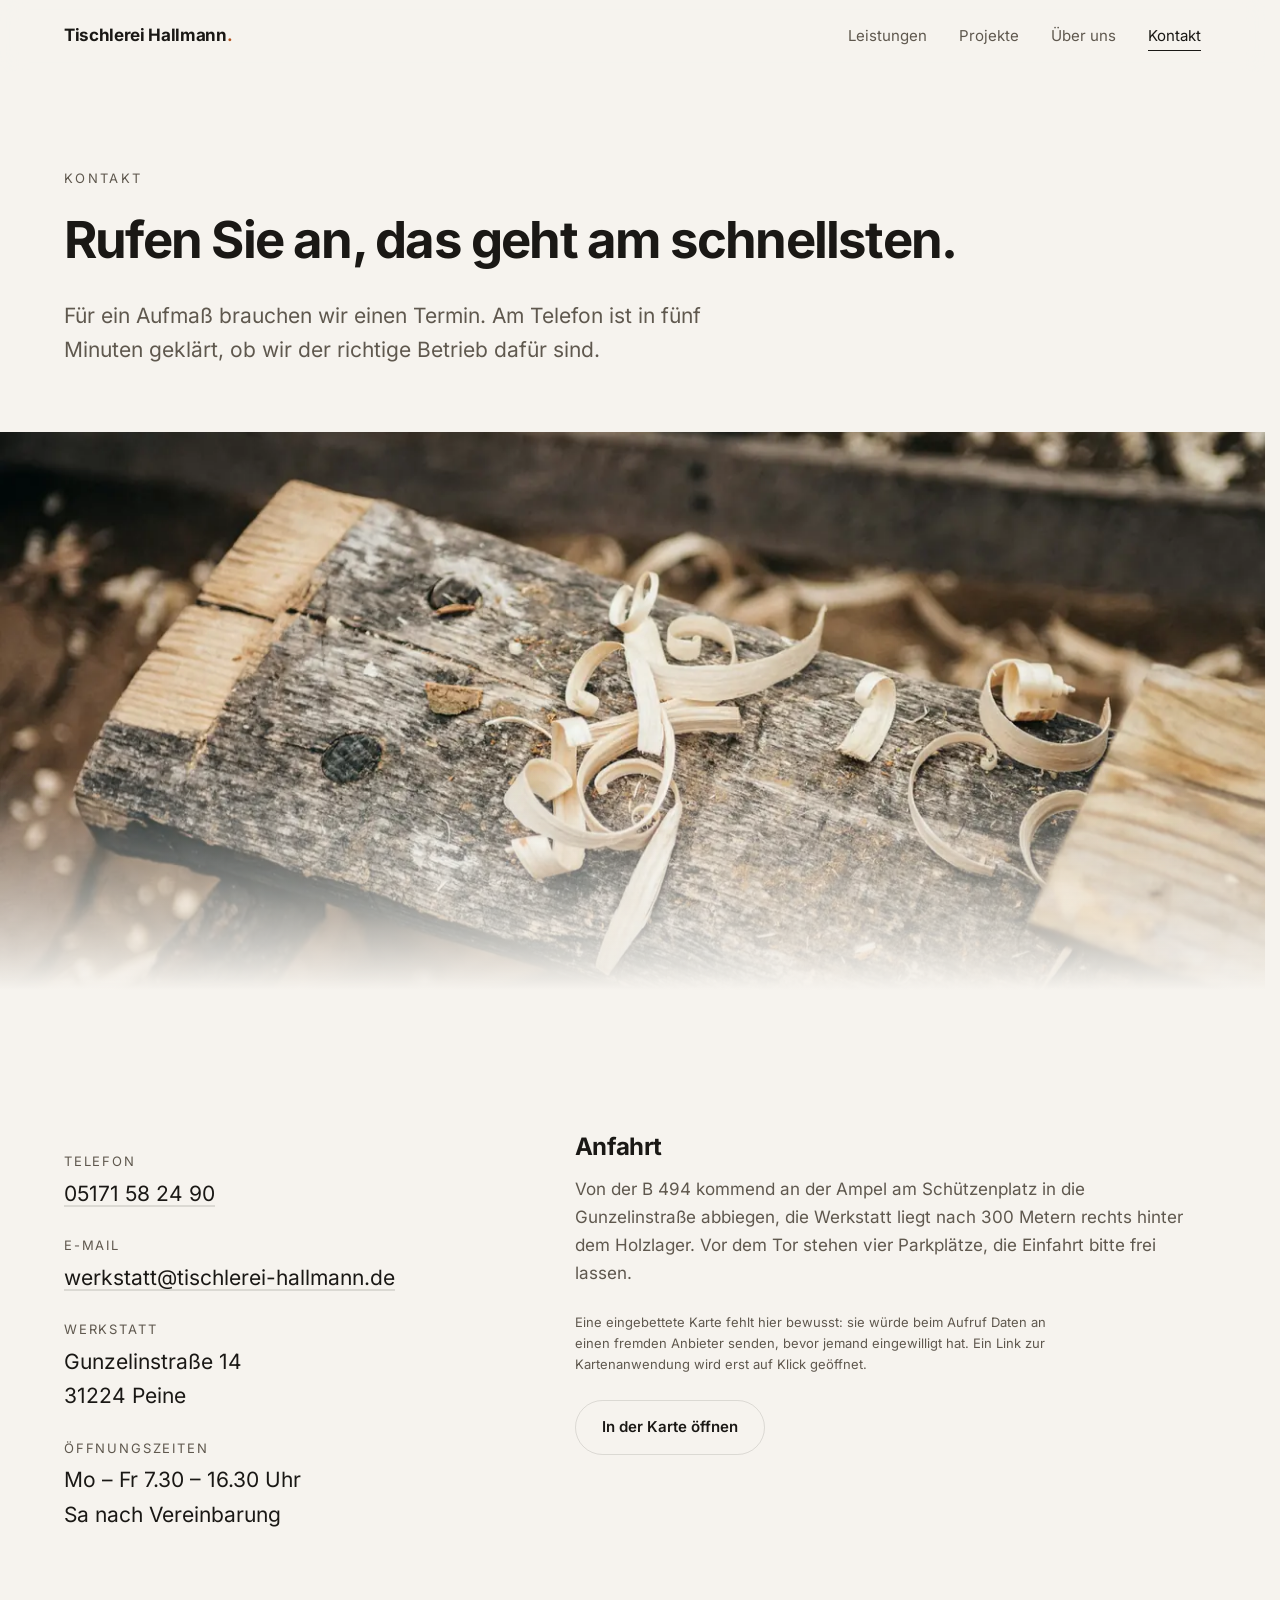
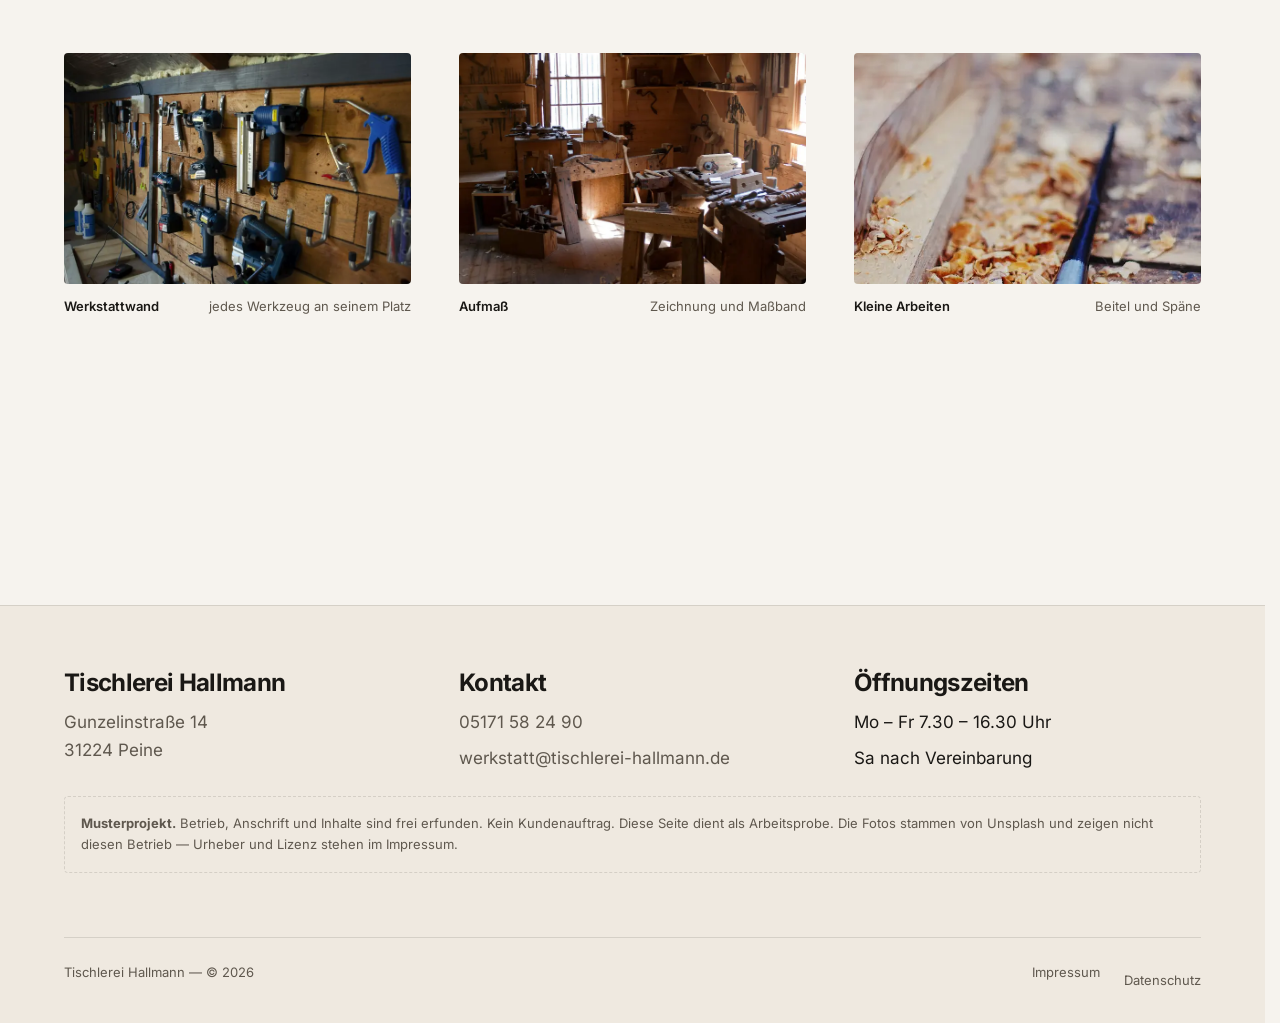
<file: kontakt/index.html>
<!doctype html>
<html lang="de">
<head>
  <meta charset="utf-8">
  <meta name="viewport" content="width=device-width, initial-scale=1">
  <meta name="robots" content="noindex, nofollow">
  <meta http-equiv="Content-Security-Policy" content="default-src 'self'; script-src 'self'; style-src 'self' 'unsafe-inline'; img-src 'self' data:; font-src 'self'; connect-src 'self'; object-src 'none'; base-uri 'none'; form-action 'none'; upgrade-insecure-requests">
  <meta name="referrer" content="strict-origin-when-cross-origin">
  <title>Kontakt — Tischlerei Hallmann</title>
  <meta name="description" content="Telefon, E-Mail und Anfahrt zur Tischlerei Hallmann in Peine.">
  <link rel="icon" href="../assets/icons/favicon.svg" type="image/svg+xml">
  <link rel="stylesheet" href="../assets/css/basis.css">
  <link rel="stylesheet" href="../assets/css/raster.css">
  <link rel="stylesheet" href="../assets/css/komponenten.css">
  <link rel="stylesheet" href="../assets/css/bilder.css">
  <link rel="stylesheet" href="../assets/css/bewegung.css">
</head>
<body data-wurzel="../">
  <a class="sprunglink" href="#inhalt">Zum Inhalt</a>

  <header class="kopfzeile">
    <div class="breite kopfzeile__inhalt">
      <a class="marke" href="../index.html">Tischlerei Hallmann<span>.</span></a>
      <nav class="hauptnav" aria-label="Hauptnavigation">
        <ul>
          <li><a href="../leistungen/index.html">Leistungen</a></li>
          <li><a href="../projekte/index.html">Projekte</a></li>
          <li><a href="../ueber-uns/index.html">Über uns</a></li>
          <li><a href="../kontakt/index.html" aria-current="page">Kontakt</a></li>
        </ul>
      </nav>
    </div>
  </header>

  <main id="inhalt">

    <section class="hero breite">
      <p class="hero__auge einblenden">Kontakt</p>
      <h1 class="einblenden" style="font-size:var(--fs-h2)">Rufen Sie an, das geht am schnellsten.</h1>
      <p class="hero__lead einblenden">Für ein Aufmaß brauchen wir einen Termin. Am Telefon ist in fünf Minuten geklärt, ob wir der richtige Betrieb dafür sind.</p>
    </section>

    <div class="heroband band" style="--platzhalter:#786b59">
      <img src="../bilder/kontakt-spaene-1320.webp" srcset="../bilder/kontakt-spaene-660.webp 660w, ../bilder/kontakt-spaene-1320.webp 1320w" sizes="100vw" width="1320" height="880" alt="Sägespäne auf einer Bohle" fetchpriority="high" decoding="async">
    </div>

    <section class="abschnitt breite">
      <div class="gespann">
        <div>
          <dl class="kontaktliste einblenden">
            <dt>Telefon</dt>
            <dd><a href="tel:+4951715824900">05171 58 24 90</a></dd>
            <dt>E-Mail</dt>
            <dd><a href="mailto:werkstatt@tischlerei-hallmann.de">werkstatt@tischlerei-hallmann.de</a></dd>
            <dt>Werkstatt</dt>
            <dd>Gunzelinstraße 14<br>31224 Peine</dd>
            <dt>Öffnungszeiten</dt>
            <dd>Mo – Fr  7.30 – 16.30 Uhr<br>Sa  nach Vereinbarung</dd>
          </dl>
        </div>

        <div class="einblenden">
          <h2 style="font-size:var(--fs-h3);margin-bottom:var(--sp-4)">Anfahrt</h2>
          <p style="color:var(--muted)">
            Von der B 494 kommend an der Ampel am Schützenplatz in die Gunzelinstraße abbiegen, die Werkstatt liegt nach 300 Metern rechts hinter dem Holzlager. Vor dem Tor stehen vier Parkplätze, die Einfahrt bitte frei lassen.
          </p>
          <p style="margin-top:var(--sp-5);font-size:var(--fs-meta);color:var(--muted)">
            Eine eingebettete Karte fehlt hier bewusst: sie würde beim Aufruf
            Daten an einen fremden Anbieter senden, bevor jemand eingewilligt
            hat. Ein Link zur Kartenanwendung wird erst auf Klick geöffnet.
          </p>
          <p style="margin-top:var(--sp-5)">
            <a class="knopf knopf--leer" href="https://www.openstreetmap.org/search?query=Gunzelinstra%C3%9Fe%2014%2C%2031224%20Peine" rel="noopener">
              In der Karte öffnen
            </a>
          </p>
        </div>
      </div>

      <div class="einblenden" style="margin-top:var(--sp-9)">
        <div class="spalten spalten--3"><div class="freilegen"><div class="bild bild--3-2" style="--platzhalter:#534839"><img src="../bilder/folge-6-1300.webp" srcset="../bilder/folge-6-760.webp 760w, ../bilder/folge-6-1300.webp 1300w" sizes="(max-width: 640px) 90vw, (max-width: 1100px) 45vw, 30vw" width="1300" height="867" alt="Handwerkzeuge haengen geordnet an einer Werkstattwand" loading="lazy" decoding="async"></div><p class="bildzeile"><b>Werkstattwand</b><span>jedes Werkzeug an seinem Platz</span></p></div><div class="freilegen"><div class="bild bild--3-2" style="--platzhalter:#5b4234"><img src="../bilder/folge-1-1300.webp" srcset="../bilder/folge-1-760.webp 760w, ../bilder/folge-1-1300.webp 1300w" sizes="(max-width: 640px) 90vw, (max-width: 1100px) 45vw, 30vw" width="1300" height="867" alt="Zeichnung, Bleistift und Massband auf einer Werkbank" loading="lazy" decoding="async"></div><p class="bildzeile"><b>Aufmaß</b><span>Zeichnung und Maßband</span></p></div><div class="freilegen"><div class="bild bild--3-2" style="--platzhalter:#a49187"><img src="../bilder/leistung-reparatur-1040.webp" srcset="../bilder/leistung-reparatur-520.webp 520w, ../bilder/leistung-reparatur-1040.webp 1040w" sizes="(max-width: 640px) 90vw, (max-width: 1100px) 45vw, 30vw" width="1040" height="693" alt="Stechbeitel auf Hobelspaenen neben einem Werkstueck" loading="lazy" decoding="async"></div><p class="bildzeile"><b>Kleine Arbeiten</b><span>Beitel und Späne</span></p></div></div>
      </div>
    </section>
  </main>

  <footer class="fusszeile">
    <div class="breite">
      <div class="fusszeile__raster">
        <div>
          <h2>Tischlerei Hallmann</h2>
          <p style="color:var(--muted)">
            Gunzelinstraße 14<br>
            31224 Peine
          </p>
        </div>
        <div>
          <h2>Kontakt</h2>
          <ul>
            <li><a href="tel:+4951715824900">05171 58 24 90</a></li>
            <li><a href="mailto:werkstatt@tischlerei-hallmann.de">werkstatt@tischlerei-hallmann.de</a></li>
          </ul>
        </div>
        <div>
          <h2>Öffnungszeiten</h2>
          <ul>
            <li>Mo – Fr  7.30 – 16.30 Uhr</li>
            <li>Sa  nach Vereinbarung</li>
          </ul>
        </div>
      </div>

      <p class="fusszeile__hinweis">
        <strong>Musterprojekt.</strong> Betrieb, Anschrift und Inhalte sind frei
        erfunden. Kein Kundenauftrag. Diese Seite dient als Arbeitsprobe.
        Die Fotos stammen von Unsplash und zeigen nicht diesen Betrieb —
        Urheber und Lizenz stehen im <a href="../impressum/index.html">Impressum</a>.
      </p>

      <div class="fusszeile__unten">
        <p>Tischlerei Hallmann — © 2026</p>
        <ul>
          <li><a href="../impressum/index.html">Impressum</a></li>
          <li><a href="../datenschutz/index.html">Datenschutz</a></li>
        </ul>
      </div>
    </div>
  </footer>

  <script src="../daten/inhalte.js" defer></script>
  <script src="../daten/bilder.js" defer></script>
  <script src="../assets/js/bewegung.js" defer></script>
  <script src="../assets/js/komponenten.js" defer></script>
</body>
</html>
</file>
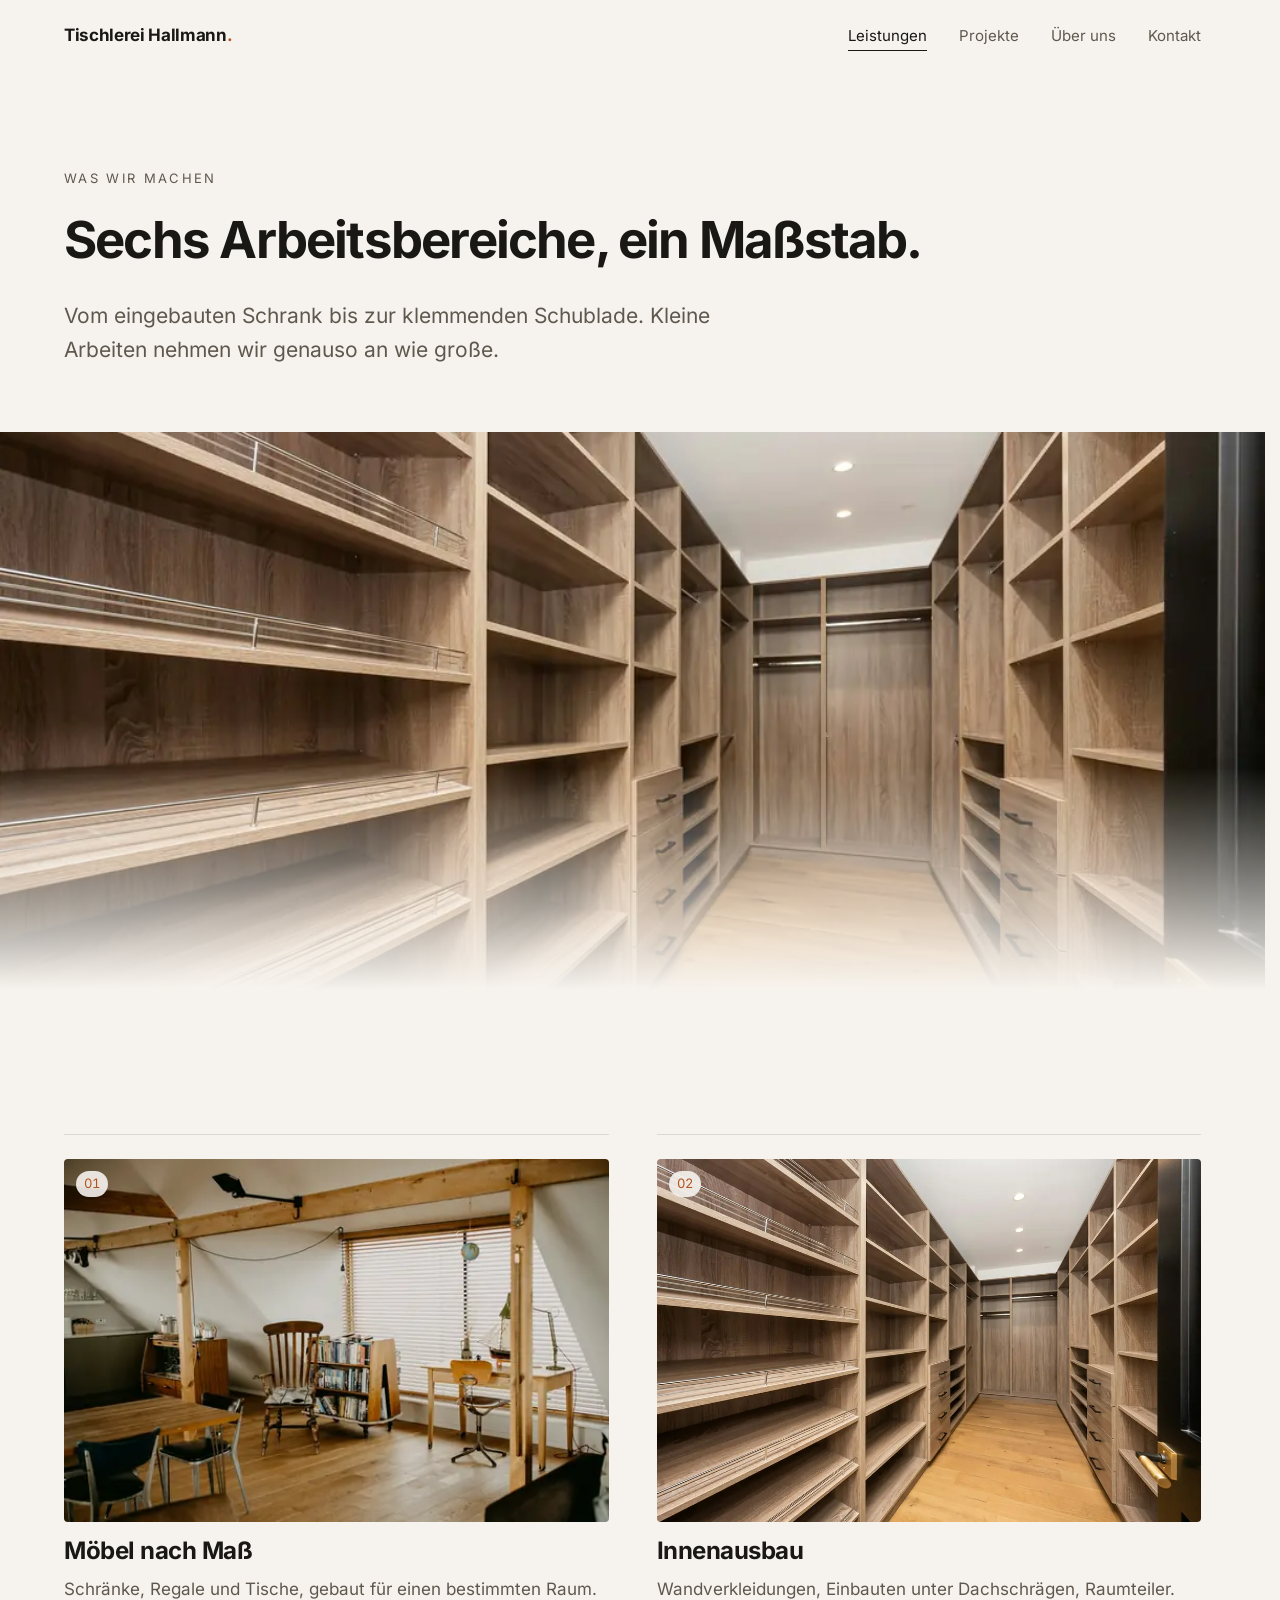
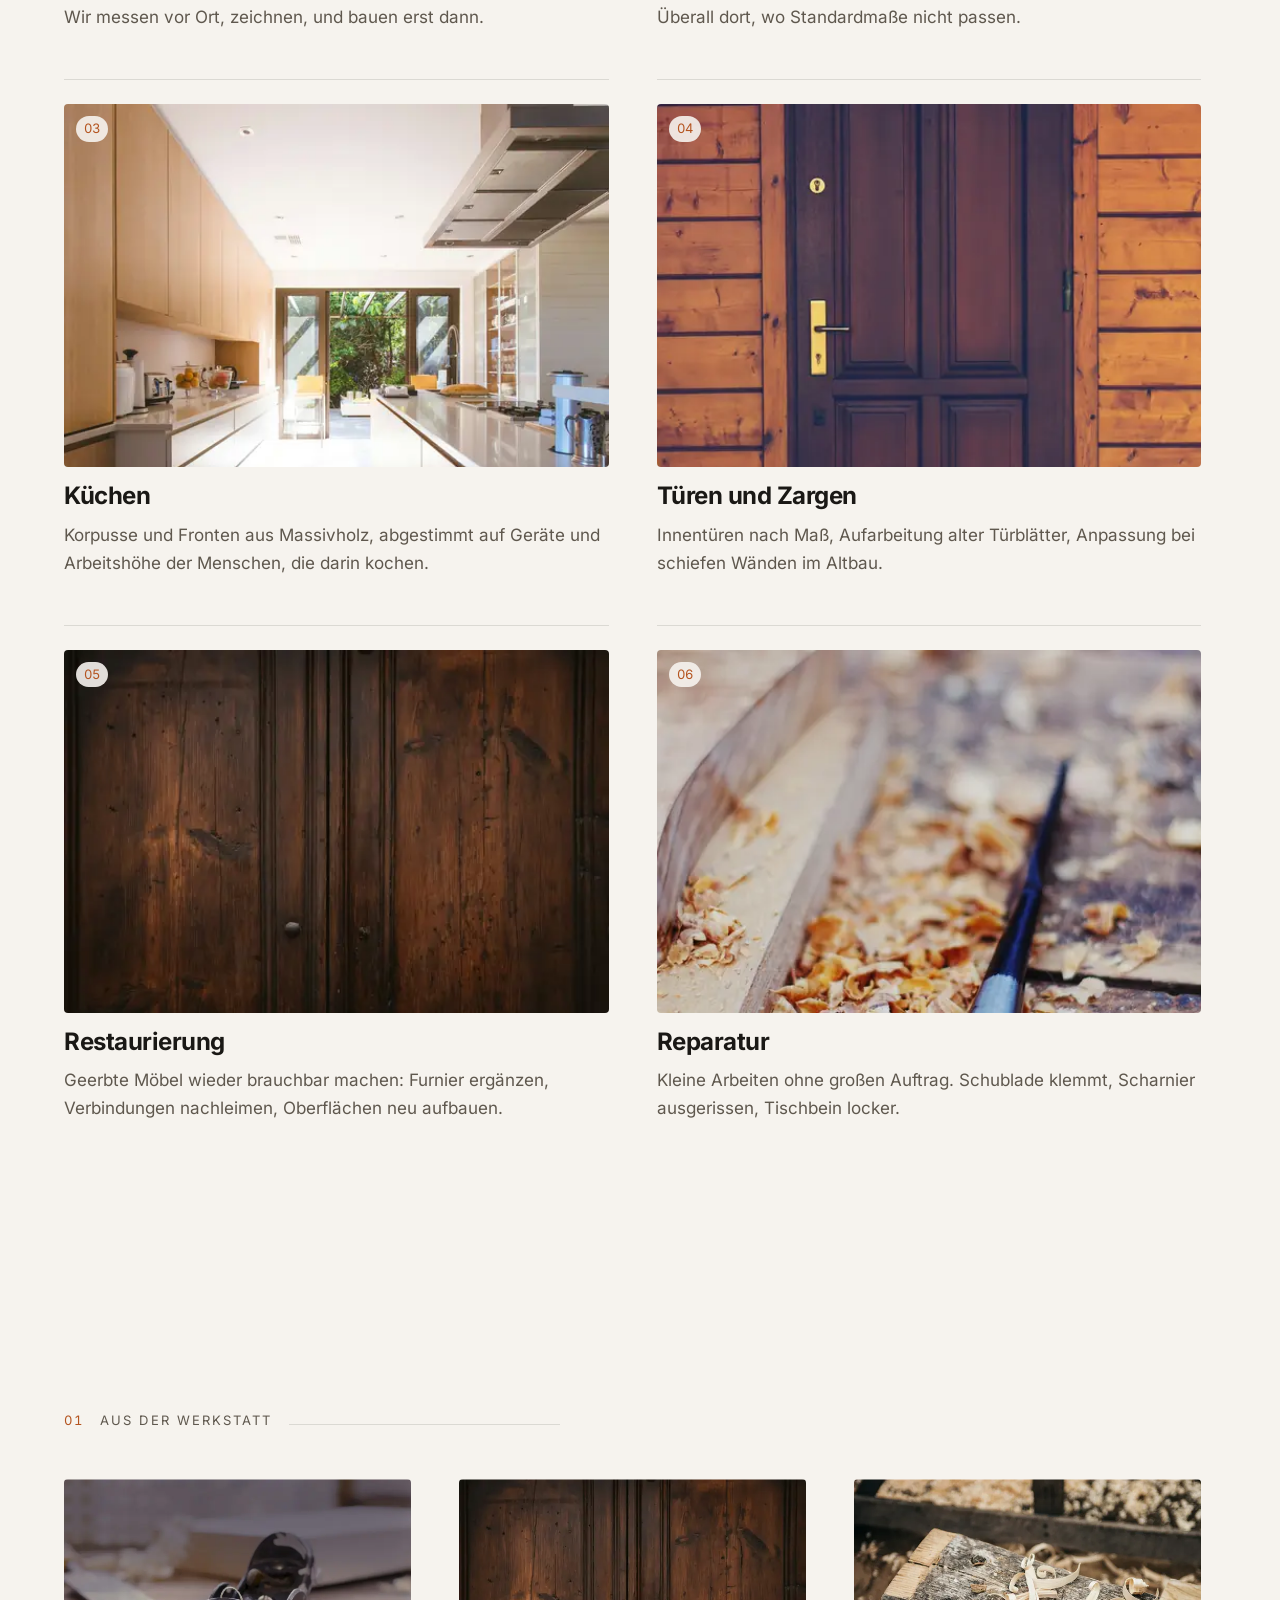
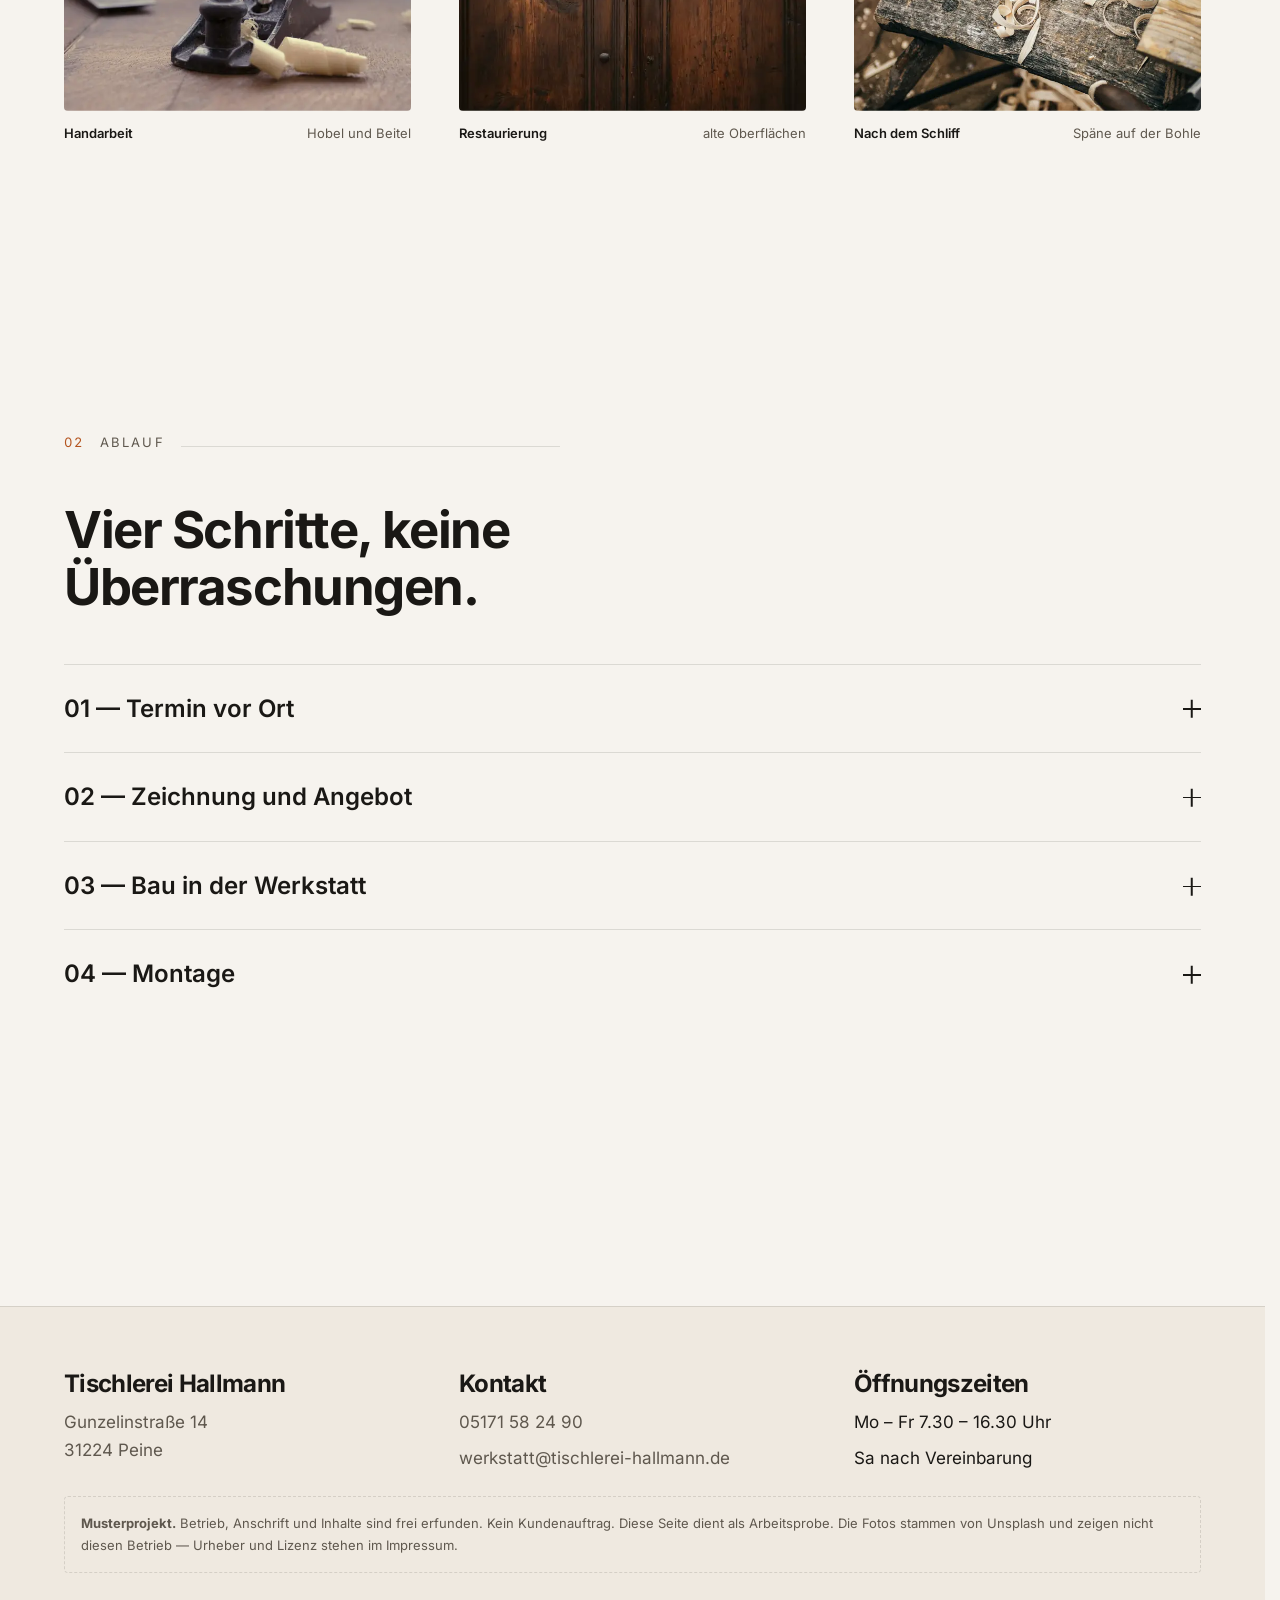
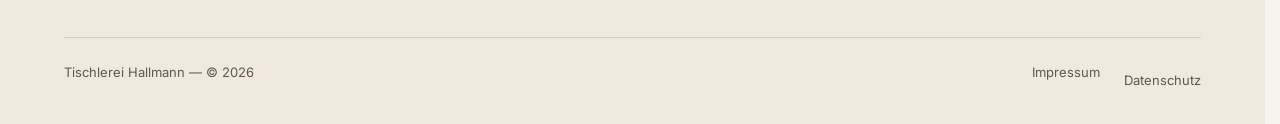
<file: leistungen/index.html>
<!doctype html>
<html lang="de">
<head>
  <meta charset="utf-8">
  <meta name="viewport" content="width=device-width, initial-scale=1">
  <meta name="robots" content="noindex, nofollow">
  <meta http-equiv="Content-Security-Policy" content="default-src 'self'; script-src 'self'; style-src 'self' 'unsafe-inline'; img-src 'self' data:; font-src 'self'; connect-src 'self'; object-src 'none'; base-uri 'none'; form-action 'none'; upgrade-insecure-requests">
  <meta name="referrer" content="strict-origin-when-cross-origin">
  <title>Leistungen — Tischlerei Hallmann</title>
  <meta name="description" content="Möbel nach Maß, Innenausbau, Küchen, Türen, Restaurierung und Reparatur aus einer Tischlerei in Peine.">
  <link rel="icon" href="../assets/icons/favicon.svg" type="image/svg+xml">
  <link rel="stylesheet" href="../assets/css/basis.css">
  <link rel="stylesheet" href="../assets/css/raster.css">
  <link rel="stylesheet" href="../assets/css/komponenten.css">
  <link rel="stylesheet" href="../assets/css/bilder.css">
  <link rel="stylesheet" href="../assets/css/bewegung.css">
</head>
<body data-wurzel="../">
  <a class="sprunglink" href="#inhalt">Zum Inhalt</a>

  <header class="kopfzeile">
    <div class="breite kopfzeile__inhalt">
      <a class="marke" href="../index.html">Tischlerei Hallmann<span>.</span></a>
      <nav class="hauptnav" aria-label="Hauptnavigation">
        <ul>
          <li><a href="../leistungen/index.html" aria-current="page">Leistungen</a></li>
          <li><a href="../projekte/index.html">Projekte</a></li>
          <li><a href="../ueber-uns/index.html">Über uns</a></li>
          <li><a href="../kontakt/index.html">Kontakt</a></li>
        </ul>
      </nav>
    </div>
  </header>

  <main id="inhalt">

    <section class="hero breite">
      <p class="hero__auge einblenden">Was wir machen</p>
      <h1 class="einblenden" style="font-size:var(--fs-h2)">Sechs Arbeitsbereiche, ein Maßstab.</h1>
      <p class="hero__lead einblenden">Vom eingebauten Schrank bis zur klemmenden Schublade. Kleine Arbeiten nehmen wir genauso an wie große.</p>
    </section>

    <div class="heroband band" style="--platzhalter:#866d55">
      <img src="../bilder/leistung-innenausbau-1040.webp" srcset="../bilder/leistung-innenausbau-520.webp 520w, ../bilder/leistung-innenausbau-1040.webp 1040w" sizes="100vw" width="1040" height="693" alt="Raum mit eingebauten Holzregalen" fetchpriority="high" decoding="async">
    </div>

    <section class="abschnitt breite">
      <div class="spalten spalten--2" id="leistungen-raster"></div>
      <noscript>
        <ul>
          <li>Möbel nach Maß</li><li>Innenausbau</li><li>Küchen</li>
          <li>Türen und Zargen</li><li>Restaurierung</li><li>Reparatur</li>
        </ul>
      </noscript>
    </section>

    <section class="abschnitt breite" aria-labelledby="werkstatt-leistungen">
      <p class="kopf einblenden" data-nummer="01">Aus der Werkstatt</p>
      <h2 id="werkstatt-leistungen" class="nur-vorlesen">Eindrücke aus der Werkstatt</h2>
      <div class="spalten spalten--3"><div class="freilegen"><div class="bild bild--3-2" style="--platzhalter:#726562"><img src="../bilder/werkstatt-hobel-1320.webp" srcset="../bilder/werkstatt-hobel-660.webp 660w, ../bilder/werkstatt-hobel-1320.webp 1320w" sizes="(max-width: 640px) 90vw, (max-width: 1100px) 45vw, 30vw" width="1320" height="880" alt="Handhobel und Stechbeitel auf einer Werkbank" loading="lazy" decoding="async"></div><p class="bildzeile"><b>Handarbeit</b><span>Hobel und Beitel</span></p></div><div class="freilegen"><div class="bild bild--3-2" style="--platzhalter:#412a1d"><img src="../bilder/leistung-restaurierung-1040.webp" srcset="../bilder/leistung-restaurierung-520.webp 520w, ../bilder/leistung-restaurierung-1040.webp 1040w" sizes="(max-width: 640px) 90vw, (max-width: 1100px) 45vw, 30vw" width="1040" height="693" alt="Nahaufnahme einer alten Holztuer mit Gebrauchsspuren" loading="lazy" decoding="async"></div><p class="bildzeile"><b>Restaurierung</b><span>alte Oberflächen</span></p></div><div class="freilegen"><div class="bild bild--3-2" style="--platzhalter:#786b59"><img src="../bilder/kontakt-spaene-1320.webp" srcset="../bilder/kontakt-spaene-660.webp 660w, ../bilder/kontakt-spaene-1320.webp 1320w" sizes="(max-width: 640px) 90vw, (max-width: 1100px) 45vw, 30vw" width="1320" height="880" alt="Saegespaene auf einer Bohle" loading="lazy" decoding="async"></div><p class="bildzeile"><b>Nach dem Schliff</b><span>Späne auf der Bohle</span></p></div></div>
    </section>

    <section class="abschnitt breite" aria-labelledby="ablauf-titel">
      <p class="kopf einblenden" data-nummer="02">Ablauf</p>
      <h2 id="ablauf-titel" class="aussage einblenden">Vier Schritte, keine Überraschungen.</h2>

      <div class="einblenden" style="margin-top:var(--sp-7)">
        <div class="klapp">
          <button class="klapp__knopf" type="button" aria-expanded="false" aria-controls="schritt-1">
            <span>01 — Termin vor Ort</span><span class="klapp__zeichen" aria-hidden="true"></span>
          </button>
          <div class="klapp__inhalt" id="schritt-1">
            <div><p>Wir sehen uns den Raum an und nehmen Maß. Das kostet nichts und dauert meist unter einer Stunde.</p></div>
          </div>
        </div>

        <div class="klapp">
          <button class="klapp__knopf" type="button" aria-expanded="false" aria-controls="schritt-2">
            <span>02 — Zeichnung und Angebot</span><span class="klapp__zeichen" aria-hidden="true"></span>
          </button>
          <div class="klapp__inhalt" id="schritt-2">
            <div><p>Sie bekommen eine maßstäbliche Zeichnung und ein schriftliches Angebot mit Materialangabe. Bis zum Angebot vergehen in der Regel fünf bis sieben Werktage.</p></div>
          </div>
        </div>

        <div class="klapp">
          <button class="klapp__knopf" type="button" aria-expanded="false" aria-controls="schritt-3">
            <span>03 — Bau in der Werkstatt</span><span class="klapp__zeichen" aria-hidden="true"></span>
          </button>
          <div class="klapp__inhalt" id="schritt-3">
            <div><p>Gebaut wird bei uns, nicht bei Ihnen. Das hält Staub und Lärm aus der Wohnung.</p></div>
          </div>
        </div>

        <div class="klapp">
          <button class="klapp__knopf" type="button" aria-expanded="false" aria-controls="schritt-4">
            <span>04 — Montage</span><span class="klapp__zeichen" aria-hidden="true"></span>
          </button>
          <div class="klapp__inhalt" id="schritt-4">
            <div><p>Wir bauen auf, richten aus und nehmen den Verpackungsmüll wieder mit.</p></div>
          </div>
        </div>
      </div>
    </section>
  </main>

  <footer class="fusszeile">
    <div class="breite">
      <div class="fusszeile__raster">
        <div>
          <h2>Tischlerei Hallmann</h2>
          <p style="color:var(--muted)">
            Gunzelinstraße 14<br>
            31224 Peine
          </p>
        </div>
        <div>
          <h2>Kontakt</h2>
          <ul>
            <li><a href="tel:+4951715824900">05171 58 24 90</a></li>
            <li><a href="mailto:werkstatt@tischlerei-hallmann.de">werkstatt@tischlerei-hallmann.de</a></li>
          </ul>
        </div>
        <div>
          <h2>Öffnungszeiten</h2>
          <ul>
            <li>Mo – Fr  7.30 – 16.30 Uhr</li>
            <li>Sa  nach Vereinbarung</li>
          </ul>
        </div>
      </div>

      <p class="fusszeile__hinweis">
        <strong>Musterprojekt.</strong> Betrieb, Anschrift und Inhalte sind frei
        erfunden. Kein Kundenauftrag. Diese Seite dient als Arbeitsprobe.
        Die Fotos stammen von Unsplash und zeigen nicht diesen Betrieb —
        Urheber und Lizenz stehen im <a href="../impressum/index.html">Impressum</a>.
      </p>

      <div class="fusszeile__unten">
        <p>Tischlerei Hallmann — © 2026</p>
        <ul>
          <li><a href="../impressum/index.html">Impressum</a></li>
          <li><a href="../datenschutz/index.html">Datenschutz</a></li>
        </ul>
      </div>
    </div>
  </footer>

  <script src="../daten/inhalte.js" defer></script>
  <script src="../daten/bilder.js" defer></script>
  <script src="../assets/js/bewegung.js" defer></script>
  <script src="../assets/js/komponenten.js" defer></script>
</body>
</html>
</file>
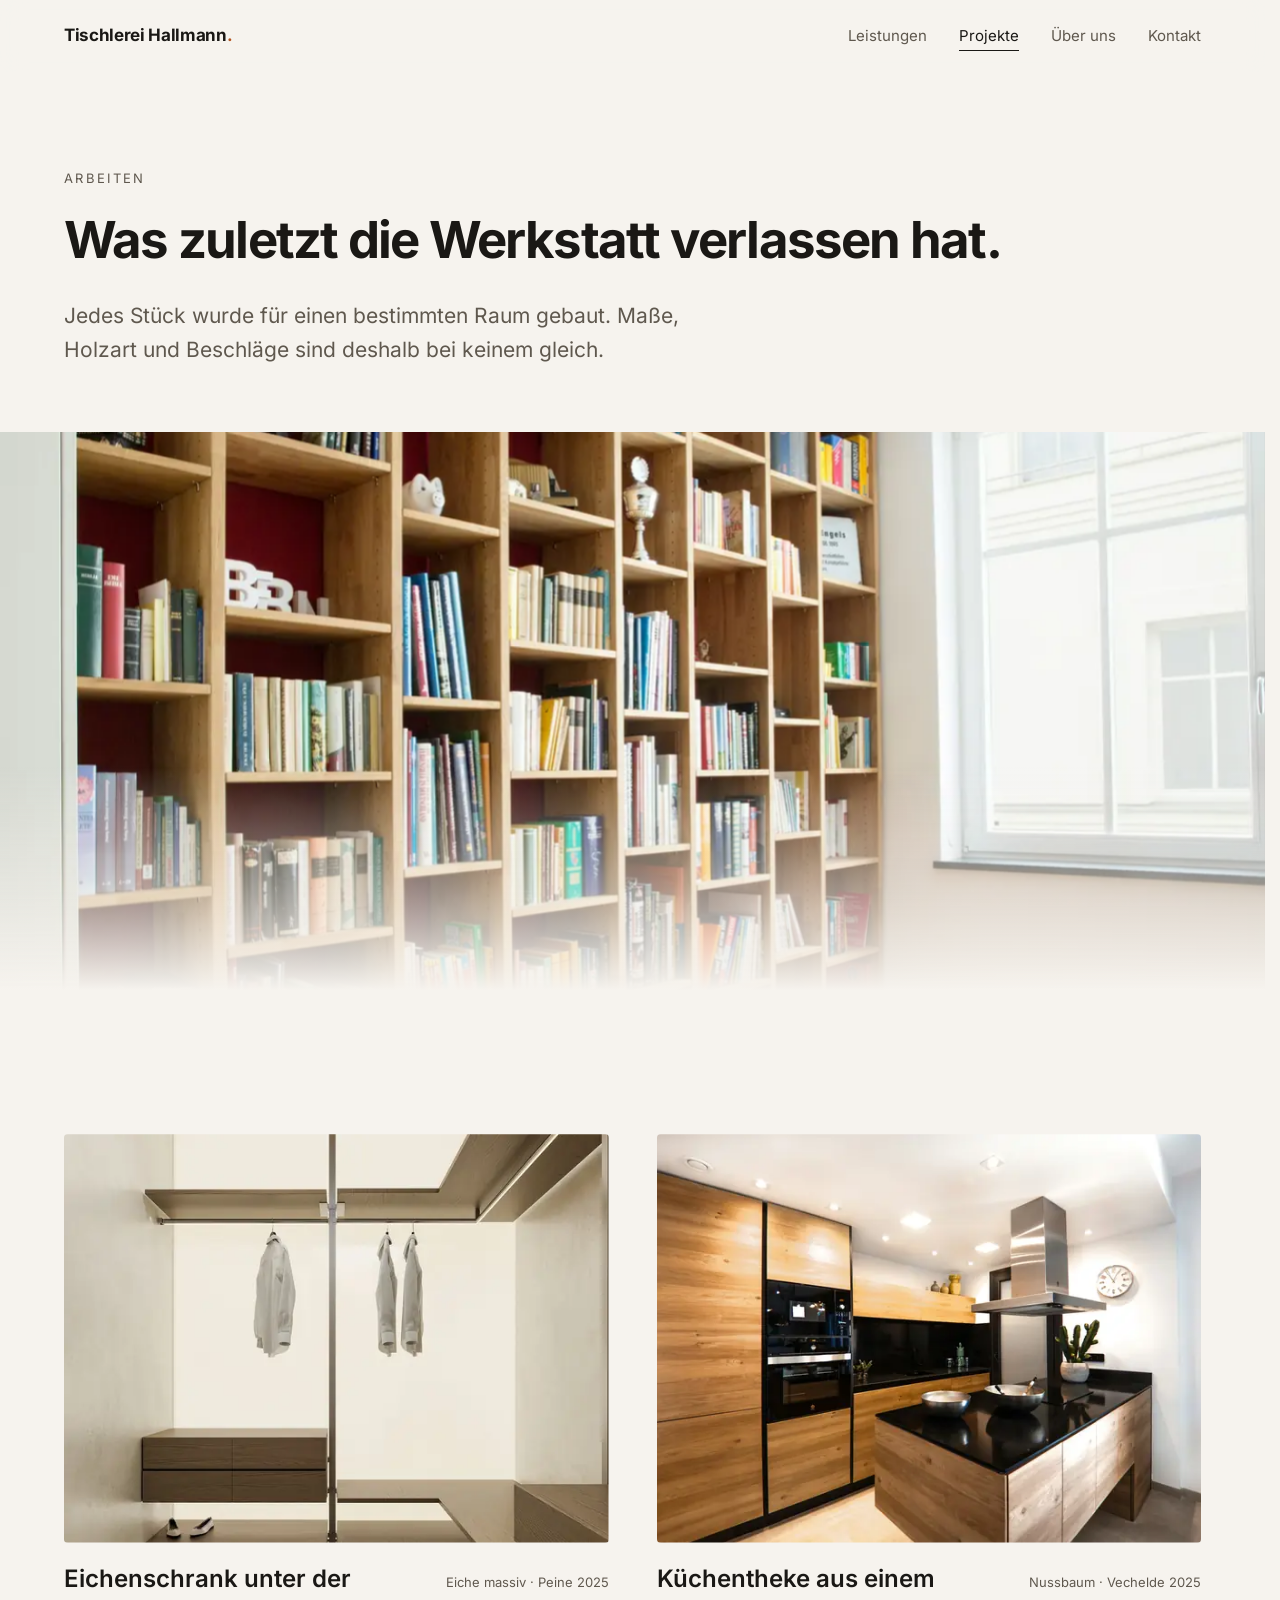
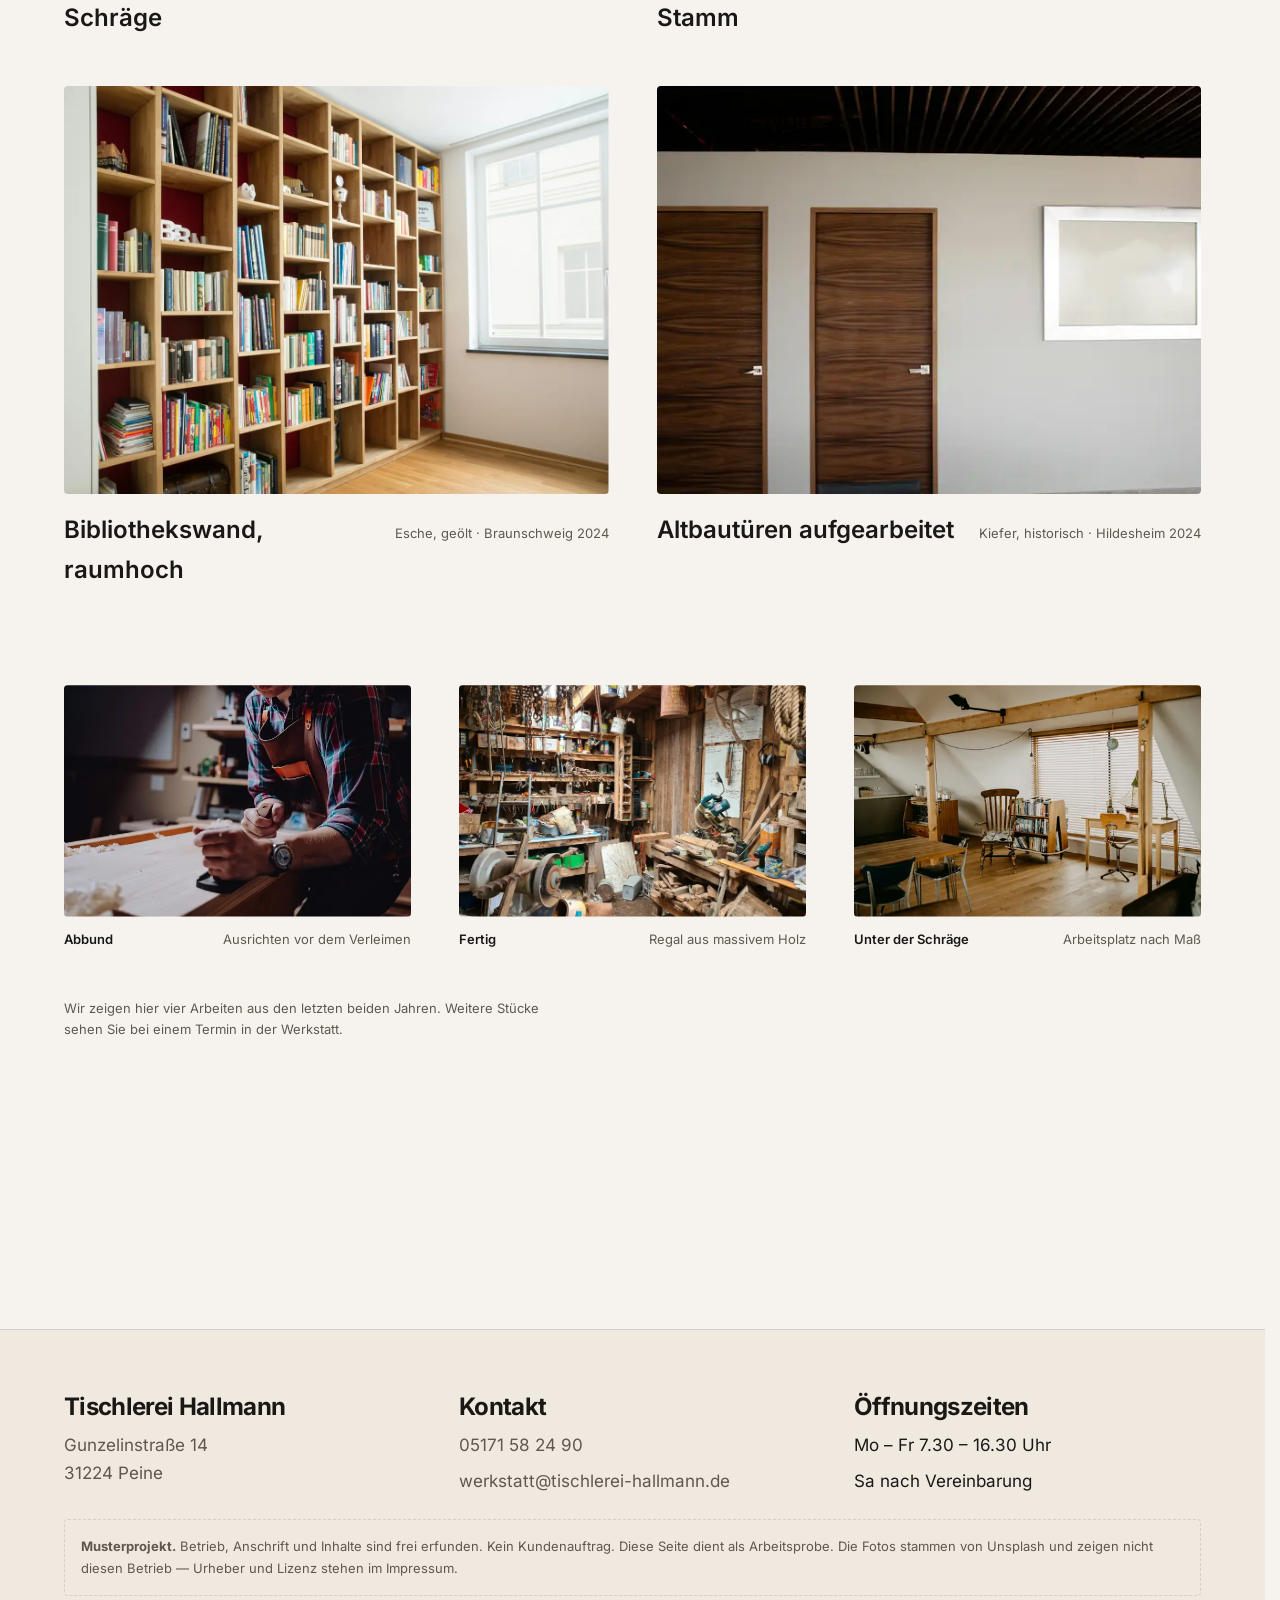
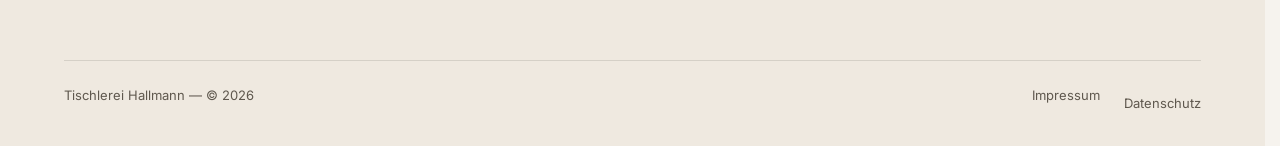
<file: projekte/index.html>
<!doctype html>
<html lang="de">
<head>
  <meta charset="utf-8">
  <meta name="viewport" content="width=device-width, initial-scale=1">
  <meta name="robots" content="noindex, nofollow">
  <meta http-equiv="Content-Security-Policy" content="default-src 'self'; script-src 'self'; style-src 'self' 'unsafe-inline'; img-src 'self' data:; font-src 'self'; connect-src 'self'; object-src 'none'; base-uri 'none'; form-action 'none'; upgrade-insecure-requests">
  <meta name="referrer" content="strict-origin-when-cross-origin">
  <title>Projekte — Tischlerei Hallmann</title>
  <meta name="description" content="Ausgeführte Arbeiten der Tischlerei Hallmann: Möbel nach Maß, Einbauten und Restaurierungen.">
  <link rel="icon" href="../assets/icons/favicon.svg" type="image/svg+xml">
  <link rel="stylesheet" href="../assets/css/basis.css">
  <link rel="stylesheet" href="../assets/css/raster.css">
  <link rel="stylesheet" href="../assets/css/komponenten.css">
  <link rel="stylesheet" href="../assets/css/bilder.css">
  <link rel="stylesheet" href="../assets/css/bewegung.css">
</head>
<body data-wurzel="../">
  <a class="sprunglink" href="#inhalt">Zum Inhalt</a>

  <header class="kopfzeile">
    <div class="breite kopfzeile__inhalt">
      <a class="marke" href="../index.html">Tischlerei Hallmann<span>.</span></a>
      <nav class="hauptnav" aria-label="Hauptnavigation">
        <ul>
          <li><a href="../leistungen/index.html">Leistungen</a></li>
          <li><a href="../projekte/index.html" aria-current="page">Projekte</a></li>
          <li><a href="../ueber-uns/index.html">Über uns</a></li>
          <li><a href="../kontakt/index.html">Kontakt</a></li>
        </ul>
      </nav>
    </div>
  </header>

  <main id="inhalt">

    <section class="hero breite">
      <p class="hero__auge einblenden">Arbeiten</p>
      <h1 class="einblenden" style="font-size:var(--fs-h2)">Was zuletzt die Werkstatt verlassen hat.</h1>
      <p class="hero__lead einblenden">Jedes Stück wurde für einen bestimmten Raum gebaut. Maße, Holzart und Beschläge sind deshalb bei keinem gleich.</p>
    </section>

    <div class="heroband band" style="--platzhalter:#9f8e7b">
      <img src="../bilder/projekt-bibliothek-1200.webp" srcset="../bilder/projekt-bibliothek-600.webp 600w, ../bilder/projekt-bibliothek-1200.webp 1200w" sizes="100vw" width="1200" height="900" alt="Raumhohe Regalwand aus Holz neben einem Fenster" fetchpriority="high" decoding="async">
    </div>

    <section class="abschnitt breite">
      <div class="spalten spalten--2" id="projekte-raster"></div>
      <noscript>
        <ul>
          <li>Eichenschrank unter der Schräge, Peine 2025</li>
          <li>Küchentheke aus einem Stamm, Vechelde 2025</li>
          <li>Bibliothekswand raumhoch, Braunschweig 2024</li>
          <li>Altbautüren aufgearbeitet, Hildesheim 2024</li>
        </ul>
      </noscript>

      <div class="einblenden" style="margin-top:var(--sp-9)">
        <div class="spalten spalten--3"><div class="freilegen"><div class="bild bild--3-2" style="--platzhalter:#4b3f41"><img src="../bilder/werkstatt-arbeit-1320.webp" srcset="../bilder/werkstatt-arbeit-660.webp 660w, ../bilder/werkstatt-arbeit-1320.webp 1320w" sizes="(max-width: 640px) 90vw, (max-width: 1100px) 45vw, 30vw" width="1320" height="880" alt="Tischler beim Ausrichten eines Werkstuecks" loading="lazy" decoding="async"></div><p class="bildzeile"><b>Abbund</b><span>Ausrichten vor dem Verleimen</span></p></div><div class="freilegen"><div class="bild bild--3-2" style="--platzhalter:#7c6a57"><img src="../bilder/folge-7-1300.webp" srcset="../bilder/folge-7-760.webp 760w, ../bilder/folge-7-1300.webp 1300w" sizes="(max-width: 640px) 90vw, (max-width: 1100px) 45vw, 30vw" width="1300" height="867" alt="Fertiges Regal aus massivem Holz an einer Wand" loading="lazy" decoding="async"></div><p class="bildzeile"><b>Fertig</b><span>Regal aus massivem Holz</span></p></div><div class="freilegen"><div class="bild bild--3-2" style="--platzhalter:#8b7a61"><img src="../bilder/leistung-moebel-1040.webp" srcset="../bilder/leistung-moebel-520.webp 520w, ../bilder/leistung-moebel-1040.webp 1040w" sizes="(max-width: 640px) 90vw, (max-width: 1100px) 45vw, 30vw" width="1040" height="693" alt="Arbeitsplatz unter der Dachschraege mit Holzmoebeln" loading="lazy" decoding="async"></div><p class="bildzeile"><b>Unter der Schräge</b><span>Arbeitsplatz nach Maß</span></p></div></div>
      </div>

      <p class="einblenden" style="margin-top:var(--sp-7);font-size:var(--fs-meta);color:var(--muted)">
        Wir zeigen hier vier Arbeiten aus den letzten beiden Jahren. Weitere Stücke sehen Sie bei einem Termin in der Werkstatt.
      </p>
    </section>
  </main>

  <footer class="fusszeile">
    <div class="breite">
      <div class="fusszeile__raster">
        <div>
          <h2>Tischlerei Hallmann</h2>
          <p style="color:var(--muted)">
            Gunzelinstraße 14<br>
            31224 Peine
          </p>
        </div>
        <div>
          <h2>Kontakt</h2>
          <ul>
            <li><a href="tel:+4951715824900">05171 58 24 90</a></li>
            <li><a href="mailto:werkstatt@tischlerei-hallmann.de">werkstatt@tischlerei-hallmann.de</a></li>
          </ul>
        </div>
        <div>
          <h2>Öffnungszeiten</h2>
          <ul>
            <li>Mo – Fr  7.30 – 16.30 Uhr</li>
            <li>Sa  nach Vereinbarung</li>
          </ul>
        </div>
      </div>

      <p class="fusszeile__hinweis">
        <strong>Musterprojekt.</strong> Betrieb, Anschrift und Inhalte sind frei
        erfunden. Kein Kundenauftrag. Diese Seite dient als Arbeitsprobe.
        Die Fotos stammen von Unsplash und zeigen nicht diesen Betrieb —
        Urheber und Lizenz stehen im <a href="../impressum/index.html">Impressum</a>.
      </p>

      <div class="fusszeile__unten">
        <p>Tischlerei Hallmann — © 2026</p>
        <ul>
          <li><a href="../impressum/index.html">Impressum</a></li>
          <li><a href="../datenschutz/index.html">Datenschutz</a></li>
        </ul>
      </div>
    </div>
  </footer>

  <script src="../daten/inhalte.js" defer></script>
  <script src="../daten/bilder.js" defer></script>
  <script src="../assets/js/bewegung.js" defer></script>
  <script src="../assets/js/komponenten.js" defer></script>
</body>
</html>
</file>
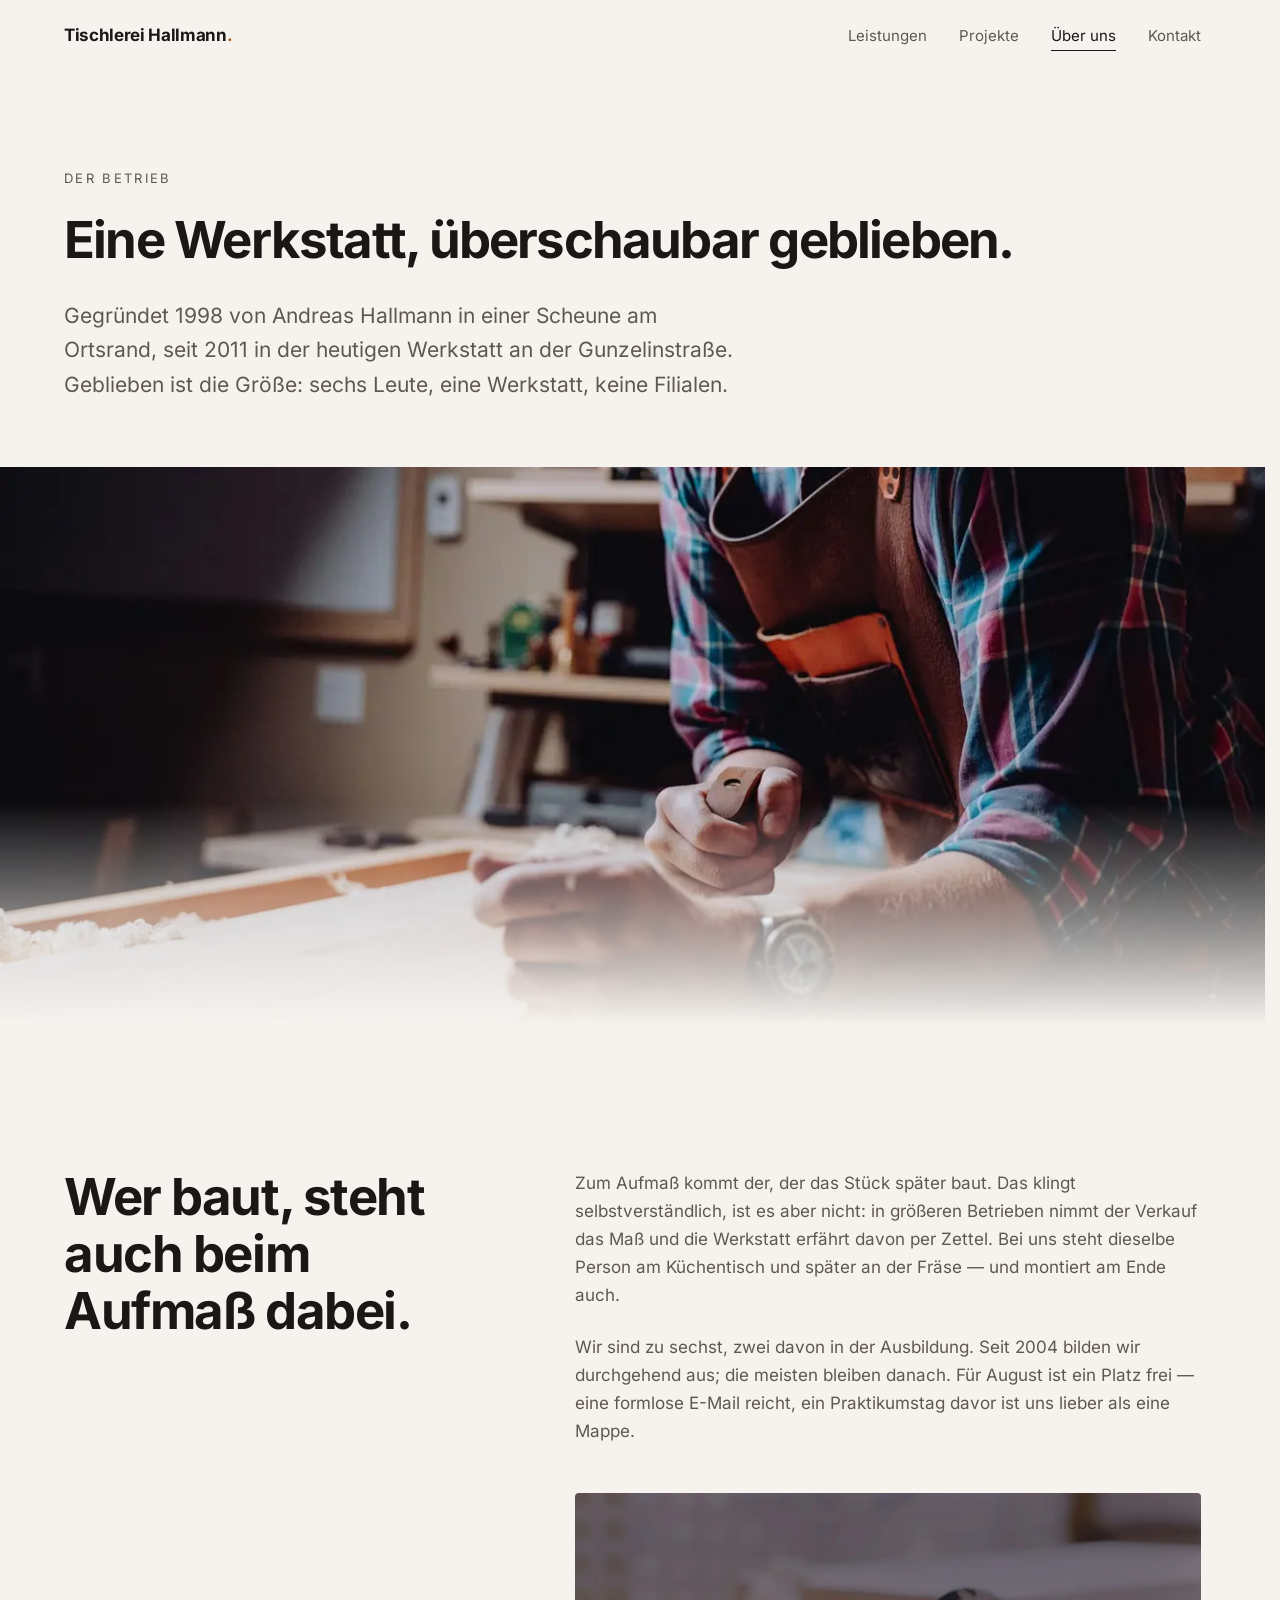
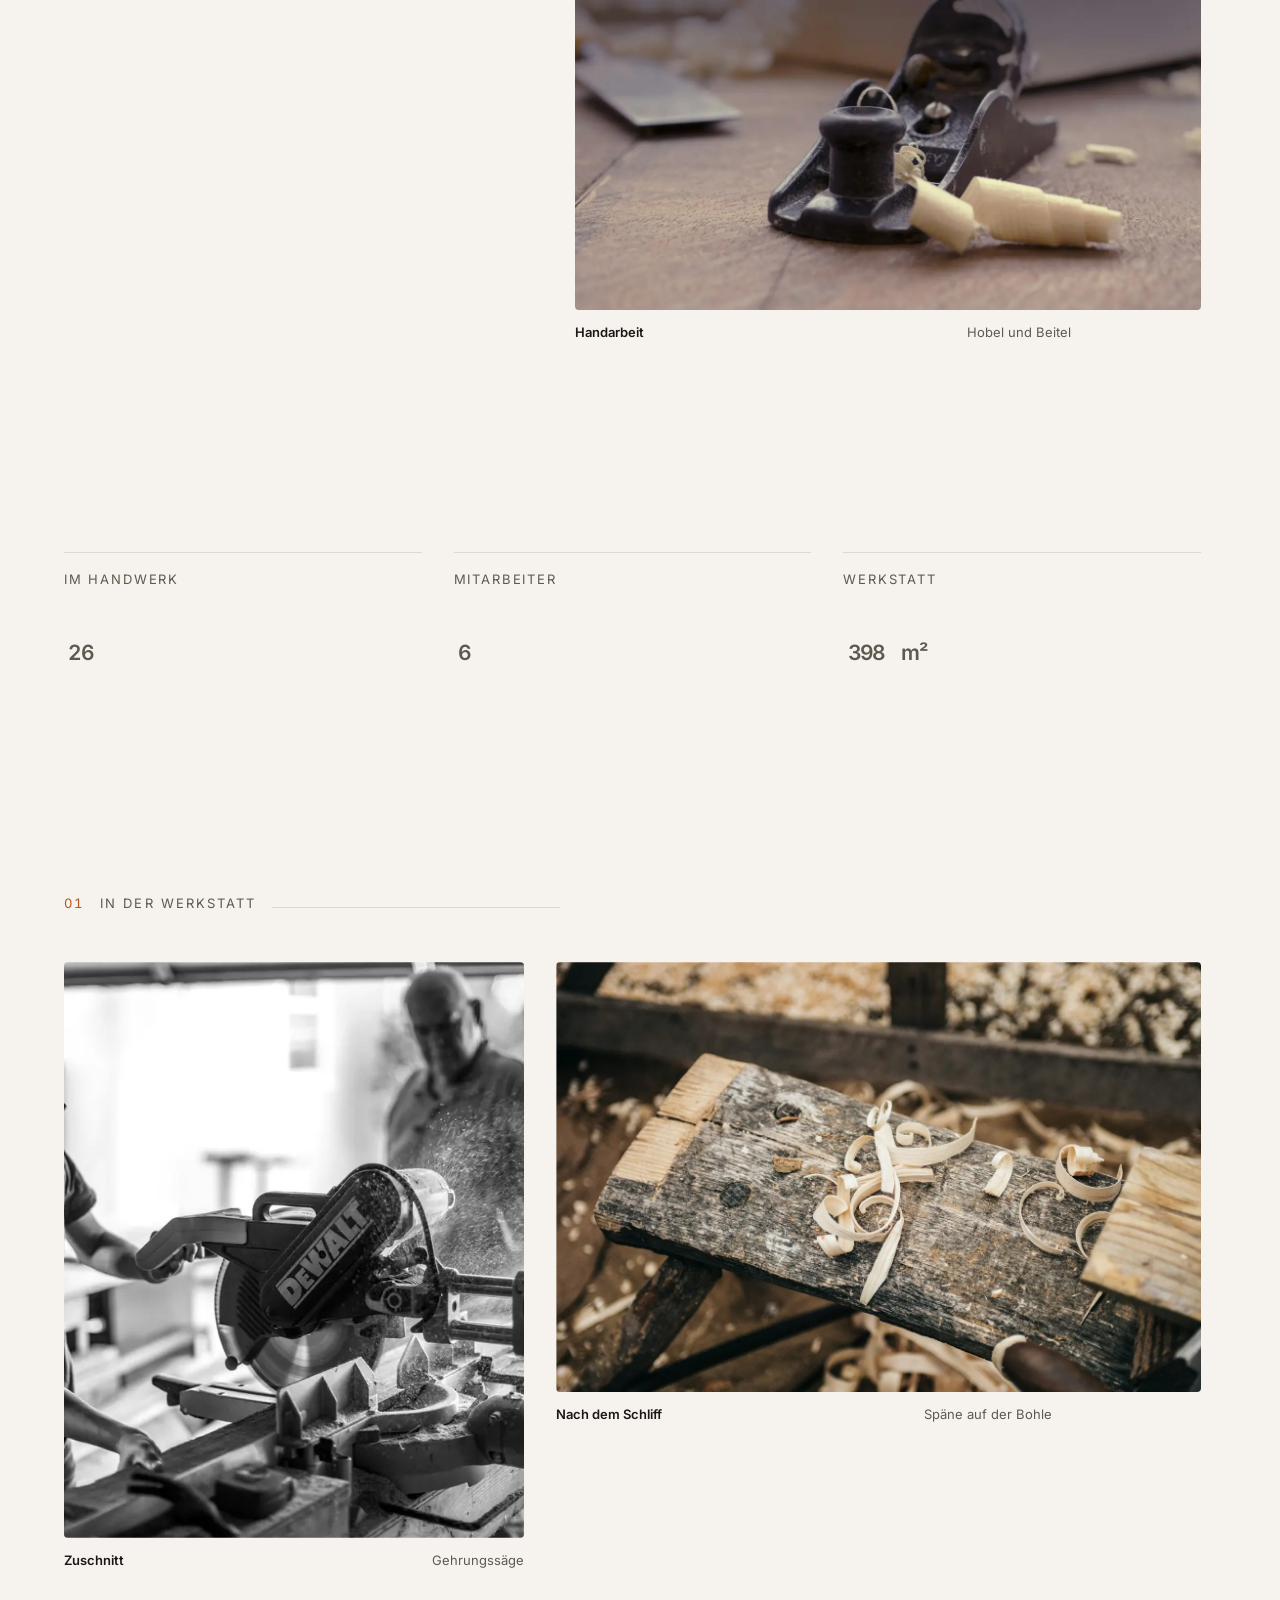
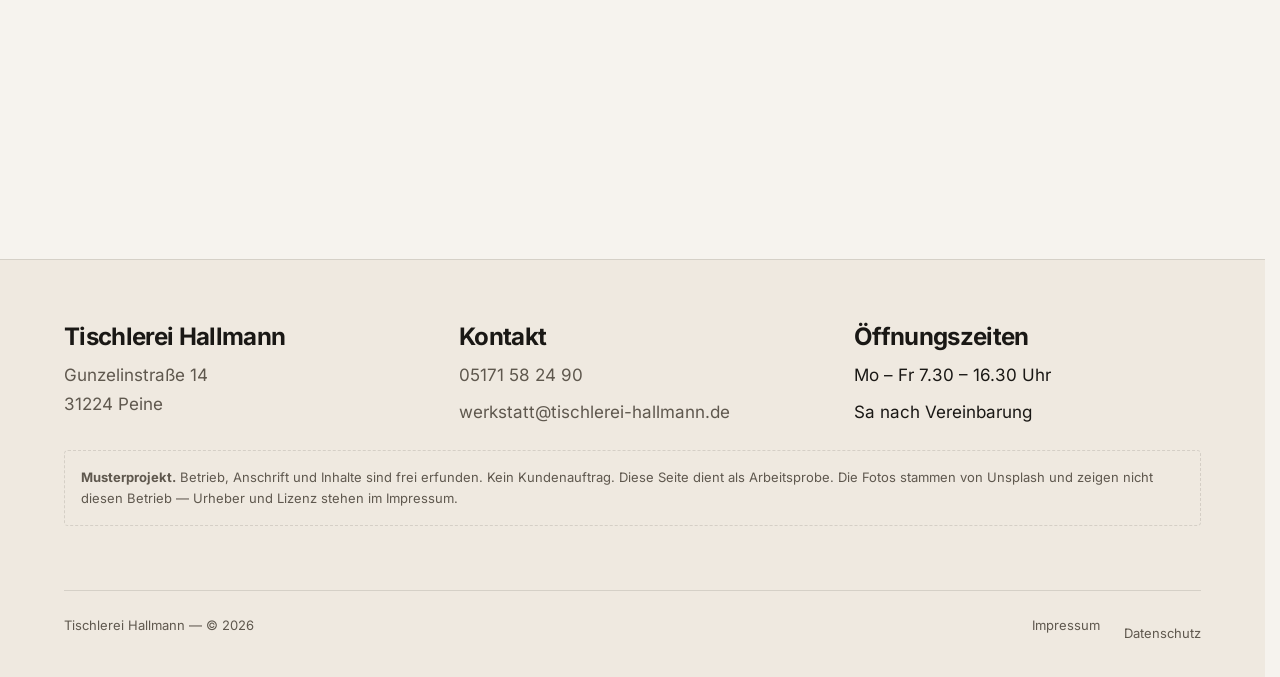
<file: ueber-uns/index.html>
<!doctype html>
<html lang="de">
<head>
  <meta charset="utf-8">
  <meta name="viewport" content="width=device-width, initial-scale=1">
  <meta name="robots" content="noindex, nofollow">
  <meta http-equiv="Content-Security-Policy" content="default-src 'self'; script-src 'self'; style-src 'self' 'unsafe-inline'; img-src 'self' data:; font-src 'self'; connect-src 'self'; object-src 'none'; base-uri 'none'; form-action 'none'; upgrade-insecure-requests">
  <meta name="referrer" content="strict-origin-when-cross-origin">
  <title>Über uns — Tischlerei Hallmann</title>
  <meta name="description" content="Meisterbetrieb in Peine: wer in der Werkstatt steht und wie gearbeitet wird.">
  <link rel="icon" href="../assets/icons/favicon.svg" type="image/svg+xml">
  <link rel="stylesheet" href="../assets/css/basis.css">
  <link rel="stylesheet" href="../assets/css/raster.css">
  <link rel="stylesheet" href="../assets/css/komponenten.css">
  <link rel="stylesheet" href="../assets/css/bilder.css">
  <link rel="stylesheet" href="../assets/css/bewegung.css">
</head>
<body data-wurzel="../">
  <a class="sprunglink" href="#inhalt">Zum Inhalt</a>

  <header class="kopfzeile">
    <div class="breite kopfzeile__inhalt">
      <a class="marke" href="../index.html">Tischlerei Hallmann<span>.</span></a>
      <nav class="hauptnav" aria-label="Hauptnavigation">
        <ul>
          <li><a href="../leistungen/index.html">Leistungen</a></li>
          <li><a href="../projekte/index.html">Projekte</a></li>
          <li><a href="../ueber-uns/index.html" aria-current="page">Über uns</a></li>
          <li><a href="../kontakt/index.html">Kontakt</a></li>
        </ul>
      </nav>
    </div>
  </header>

  <main id="inhalt">

    <section class="hero breite">
      <p class="hero__auge einblenden">Der Betrieb</p>
      <h1 class="einblenden" style="font-size:var(--fs-h2)">Eine Werkstatt, überschaubar geblieben.</h1>
      <p class="hero__lead einblenden">Gegründet 1998 von Andreas Hallmann in einer Scheune am Ortsrand, seit 2011 in der heutigen Werkstatt an der Gunzelinstraße. Geblieben ist die Größe: sechs Leute, eine Werkstatt, keine Filialen.</p>
    </section>

    <div class="heroband band" style="--platzhalter:#4b3f41">
      <img src="../bilder/werkstatt-arbeit-1320.webp" srcset="../bilder/werkstatt-arbeit-660.webp 660w, ../bilder/werkstatt-arbeit-1320.webp 1320w" sizes="100vw" width="1320" height="880" alt="Tischler beim Ausrichten eines Werkstücks" fetchpriority="high" decoding="async">
    </div>

    <section class="abschnitt breite">
      <div class="gespann">
        <div class="gespann__fest">
          <h2 class="aussage einblenden">Wer baut, steht auch beim Aufmaß dabei.</h2>
        </div>
        <div>
          <p class="einblenden" style="color:var(--muted)">
            Zum Aufmaß kommt der, der das Stück später baut. Das klingt selbstverständlich, ist es aber nicht: in größeren Betrieben nimmt der Verkauf das Maß und die Werkstatt erfährt davon per Zettel. Bei uns steht dieselbe Person am Küchentisch und später an der Fräse — und montiert am Ende auch.
          </p>
          <p class="einblenden" style="margin-top:var(--sp-5);color:var(--muted)">
            Wir sind zu sechst, zwei davon in der Ausbildung. Seit 2004 bilden wir durchgehend aus; die meisten bleiben danach. Für August ist ein Platz frei — eine formlose E-Mail reicht, ein Praktikumstag davor ist uns lieber als eine Mappe.
          </p>

          <div class="freilegen" style="margin-top:var(--sp-7)">
            <div class="bild bild--3-2" style="--platzhalter:#726562"><img src="../bilder/werkstatt-hobel-1320.webp" srcset="../bilder/werkstatt-hobel-660.webp 660w, ../bilder/werkstatt-hobel-1320.webp 1320w" sizes="(max-width: 860px) 90vw, 55vw" width="1320" height="880" alt="Handhobel und Stechbeitel auf einer Werkbank" loading="lazy" decoding="async"></div>
          </div>
          <p class="bildzeile"><b>Handarbeit</b><span>Hobel und Beitel</span></p>
        </div>
      </div>
    </section>

    <section class="abschnitt--eng breite">
      <dl class="kennzahlen einblenden">
        <div class="kennzahl">
          <dt>Im Handwerk</dt>
          <dd><span data-zaehlziel="27">27</span></dd>
        </div>
        <div class="kennzahl">
          <dt>Mitarbeiter</dt>
          <dd><span data-zaehlziel="6">6</span></dd>
        </div>
        <div class="kennzahl">
          <dt>Werkstatt</dt>
          <dd><span data-zaehlziel="420">420</span> <span>m²</span></dd>
        </div>
      </dl>
    </section>

    <section class="abschnitt breite" aria-labelledby="werkstatt-titel">
      <p class="kopf einblenden" data-nummer="01">In der Werkstatt</p>
      <h2 id="werkstatt-titel" class="nur-vorlesen">Eindrücke aus der Werkstatt</h2>
      <div class="werkstatt">
        <div class="werkstatt__hoch freilegen">
          <div class="bild bild--4-5" style="--platzhalter:#8c8c8c"><img src="../bilder/werkstatt-portraet-1120.webp" srcset="../bilder/werkstatt-portraet-560.webp 560w, ../bilder/werkstatt-portraet-1120.webp 1120w" sizes="(max-width: 860px) 90vw, 40vw" width="1120" height="1400" alt="Schwarzweissaufnahme einer Person an der Gehrungssaege" loading="lazy" decoding="async"></div>
          <p class="bildzeile"><b>Zuschnitt</b><span>Gehrungssäge</span></p>
        </div>
        <div class="werkstatt__quer freilegen">
          <div class="bild bild--3-2" style="--platzhalter:#786b59"><img src="../bilder/kontakt-spaene-1320.webp" srcset="../bilder/kontakt-spaene-660.webp 660w, ../bilder/kontakt-spaene-1320.webp 1320w" sizes="(max-width: 860px) 90vw, 55vw" width="1320" height="880" alt="Saegespaene auf einer Bohle" loading="lazy" decoding="async"></div>
          <p class="bildzeile"><b>Nach dem Schliff</b><span>Späne auf der Bohle</span></p>
        </div>
      </div>
    </section>
  </main>

  <footer class="fusszeile">
    <div class="breite">
      <div class="fusszeile__raster">
        <div>
          <h2>Tischlerei Hallmann</h2>
          <p style="color:var(--muted)">
            Gunzelinstraße 14<br>
            31224 Peine
          </p>
        </div>
        <div>
          <h2>Kontakt</h2>
          <ul>
            <li><a href="tel:+4951715824900">05171 58 24 90</a></li>
            <li><a href="mailto:werkstatt@tischlerei-hallmann.de">werkstatt@tischlerei-hallmann.de</a></li>
          </ul>
        </div>
        <div>
          <h2>Öffnungszeiten</h2>
          <ul>
            <li>Mo – Fr  7.30 – 16.30 Uhr</li>
            <li>Sa  nach Vereinbarung</li>
          </ul>
        </div>
      </div>

      <p class="fusszeile__hinweis">
        <strong>Musterprojekt.</strong> Betrieb, Anschrift und Inhalte sind frei
        erfunden. Kein Kundenauftrag. Diese Seite dient als Arbeitsprobe.
        Die Fotos stammen von Unsplash und zeigen nicht diesen Betrieb —
        Urheber und Lizenz stehen im <a href="../impressum/index.html">Impressum</a>.
      </p>

      <div class="fusszeile__unten">
        <p>Tischlerei Hallmann — © 2026</p>
        <ul>
          <li><a href="../impressum/index.html">Impressum</a></li>
          <li><a href="../datenschutz/index.html">Datenschutz</a></li>
        </ul>
      </div>
    </div>
  </footer>

  <script src="../daten/inhalte.js" defer></script>
  <script src="../daten/bilder.js" defer></script>
  <script src="../assets/js/bewegung.js" defer></script>
  <script src="../assets/js/komponenten.js" defer></script>
</body>
</html>
</file>
<file: assets/css/basis.css>
@font-face {
  font-family: "Inter";
  src: url("../fonts/Inter-400.woff2") format("woff2");
  font-weight: 400;
  font-style: normal;
  font-display: swap;
}

@font-face {
  font-family: "Inter";
  src: url("../fonts/Inter-600.woff2") format("woff2");
  font-weight: 600;
  font-style: normal;
  font-display: swap;
}

@font-face {
  font-family: "Inter";
  src: url("../fonts/Inter-700.woff2") format("woff2");
  font-weight: 700;
  font-style: normal;
  font-display: swap;
}

:root {
  --bg: #f6f3ee;
  --flaeche: #ffffff;
  --flaeche-2: #efe9e0;
  --text: #1a1815;
  --muted: #5f584e;
  --akzent: #b4541f;
  --rand: rgba(26, 24, 21, 0.12);

  --schrift: "Inter", ui-sans-serif, system-ui, -apple-system, sans-serif;

  --fs-riese: clamp(2.5rem, 1.2rem + 5.6vw, 6rem);
  --fs-h2: clamp(1.75rem, 1.1rem + 2.6vw, 3.5rem);
  --fs-h3: clamp(1.125rem, 1rem + 0.7vw, 1.5rem);
  --fs-lead: clamp(1.0625rem, 1rem + 0.4vw, 1.3125rem);
  --fs-body: clamp(1rem, 0.97rem + 0.15vw, 1.0625rem);
  --fs-meta: 0.8125rem;

  --lh-eng: 1.05;
  --lh-body: 1.65;
  --zeilenbreite: 62ch;

  --sp-1: 4px;
  --sp-2: 8px;
  --sp-3: 12px;
  --sp-4: 16px;
  --sp-5: 24px;
  --sp-6: 32px;
  --sp-7: 48px;
  --sp-8: 64px;
  --sp-9: 96px;
  --sp-10: 144px;

  --max-breite: 1320px;
  --seitenrand: clamp(20px, 5vw, 72px);
  --kopfzeile-hoehe: 72px;

  --kurve: cubic-bezier(0.22, 1, 0.36, 1);

  color-scheme: light;
}

*,
*::before,
*::after {
  box-sizing: border-box;
}

html {
  -webkit-text-size-adjust: 100%;
  text-size-adjust: 100%;
  scroll-behavior: smooth;
  scrollbar-gutter: stable;
}

@media (prefers-reduced-motion: reduce) {
  html { scroll-behavior: auto; }
}

body {
  margin: 0;
  background: var(--bg);
  color: var(--text);
  font-family: var(--schrift);
  font-size: var(--fs-body);
  line-height: var(--lh-body);
  -webkit-font-smoothing: antialiased;
}

[hidden] {
  display: none !important;
}

h1, h2, h3 {
  margin: 0;
  font-weight: 700;
  letter-spacing: -0.02em;
  line-height: var(--lh-eng);
  text-wrap: balance;
}

h1 { font-size: var(--fs-riese); letter-spacing: -0.035em; }
h2 { font-size: var(--fs-h2); letter-spacing: -0.028em; }
h3 { font-size: var(--fs-h3); }

p {
  margin: 0;
  max-width: var(--zeilenbreite);
}

a {
  color: inherit;
  text-underline-offset: 0.2em;
}

img,
picture,
svg {
  display: block;
  max-width: 100%;
}

img {
  height: auto;
}

ul, ol {
  margin: 0;
  padding: 0;
  list-style: none;
}

:focus-visible {
  outline: 2px solid var(--akzent);
  outline-offset: 3px;
  border-radius: 2px;
}

.sprunglink {
  position: absolute;
  left: -9999px;
  top: 0;
  z-index: 100;
  padding: var(--sp-3) var(--sp-5);
  background: var(--text);
  color: var(--bg);
  text-decoration: none;
}

.sprunglink:focus {
  left: var(--sp-4);
  top: var(--sp-4);
}

.nur-vorlesen {
  position: absolute;
  width: 1px;
  height: 1px;
  padding: 0;
  margin: -1px;
  overflow: hidden;
  clip: rect(0, 0, 0, 0);
  white-space: nowrap;
  border: 0;
}
</file>
<file: assets/css/raster.css>
.breite {
  width: 100%;
  max-width: var(--max-breite);
  margin-inline: auto;
  padding-inline: var(--seitenrand);
}

.abschnitt {
  padding-block: var(--sp-10);
}

.abschnitt--eng {
  padding-block: var(--sp-8);
}

.kopfzeile {
  position: sticky;
  top: 0;
  z-index: 50;
  height: var(--kopfzeile-hoehe);
  display: flex;
  align-items: center;
  background: rgba(246, 243, 238, 0.82);
  backdrop-filter: blur(12px);
  border-bottom: 1px solid transparent;
  transition: border-color 0.4s var(--kurve);
}

.kopfzeile.ist-gescrollt {
  border-bottom-color: var(--rand);
}

.kopfzeile__inhalt {
  display: flex;
  align-items: center;
  justify-content: space-between;
  gap: var(--sp-5);
  width: 100%;
}

.marke {
  font-weight: 700;
  font-size: 1.0625rem;
  letter-spacing: -0.02em;
  text-decoration: none;
}

.marke span {
  color: var(--akzent);
}

.hauptnav ul {
  display: flex;
  align-items: center;
  gap: var(--sp-6);
}

.hauptnav a {
  position: relative;
  font-size: 0.9375rem;
  text-decoration: none;
  color: var(--muted);
  transition: color 0.3s var(--kurve);
}

.hauptnav a:hover,
.hauptnav a:focus-visible,
.hauptnav a[aria-current="page"] {
  color: var(--text);
}

.hauptnav a::after {
  content: "";
  position: absolute;
  left: 0;
  right: 0;
  bottom: -6px;
  height: 1px;
  background: currentColor;
  transform: scaleX(0);
  transform-origin: 100% 50%;
  transition: transform 0.4s var(--kurve);
}

.hauptnav a:hover::after,
.hauptnav a:focus-visible::after,
.hauptnav a[aria-current="page"]::after {
  transform: scaleX(1);
  transform-origin: 0 50%;
}

@media (max-width: 760px) {
  .hauptnav ul { gap: var(--sp-4); }
  .hauptnav a { font-size: 0.875rem; }
}

@media (max-width: 520px) {
  .kopfzeile { height: auto; padding-block: var(--sp-3); }
  .kopfzeile__inhalt { flex-direction: column; align-items: flex-start; gap: var(--sp-2); }
}

.hero {
  padding-top: var(--sp-9);
  padding-bottom: var(--sp-8);
}

.hero__auge {
  font-size: var(--fs-meta);
  letter-spacing: 0.18em;
  text-transform: uppercase;
  color: var(--muted);
  margin-bottom: var(--sp-5);
}

.hero__lead {
  font-size: var(--fs-lead);
  color: var(--muted);
  margin-top: var(--sp-6);
  max-width: 52ch;
}

.hero__aktionen {
  display: flex;
  flex-wrap: wrap;
  gap: var(--sp-4);
  margin-top: var(--sp-7);
}

.hero__bild {
  margin-top: var(--sp-9);
  border-radius: 4px;
  overflow: hidden;
  background: var(--flaeche-2);
}

.spalten {
  display: grid;
  gap: var(--sp-7);
}

.spalten--2 { grid-template-columns: repeat(2, minmax(0, 1fr)); }
.spalten--3 { grid-template-columns: repeat(3, minmax(0, 1fr)); }

@media (max-width: 900px) {
  .spalten--3 { grid-template-columns: repeat(2, minmax(0, 1fr)); }
}

@media (max-width: 640px) {
  .spalten--2,
  .spalten--3 { grid-template-columns: minmax(0, 1fr); }
}

.gespann {
  display: grid;
  grid-template-columns: minmax(0, 5fr) minmax(0, 7fr);
  gap: var(--sp-8);
}

.gespann__fest {
  position: sticky;
  align-self: start;
  top: calc(var(--kopfzeile-hoehe) + var(--sp-6));
}

@media (max-width: 860px) {
  .gespann { grid-template-columns: 1fr; gap: var(--sp-6); }
  .gespann__fest { position: static; }
}

.kopf {
  display: flex;
  align-items: baseline;
  gap: var(--sp-4);
  margin-bottom: var(--sp-7);
  font-size: var(--fs-meta);
  letter-spacing: 0.16em;
  text-transform: uppercase;
  color: var(--muted);
}

.kopf::before {
  content: attr(data-nummer);
  color: var(--akzent);
  font-variant-numeric: tabular-nums;
}

.kopf::after {
  content: "";
  flex: 1;
  height: 1px;
  background: var(--rand);
}

.fusszeile {
  margin-top: var(--sp-10);
  padding-block: var(--sp-8) var(--sp-6);
  border-top: 1px solid var(--rand);
  background: var(--flaeche-2);
}

.fusszeile__raster {
  display: grid;
  grid-template-columns: repeat(3, 1fr);
  gap: var(--sp-7);
}

@media (max-width: 760px) {
  .fusszeile__raster { grid-template-columns: 1fr; gap: var(--sp-6); }
}

.fusszeile h2 {
  font-size: var(--fs-h3);
  margin-bottom: var(--sp-3);
}

.fusszeile a {
  color: var(--muted);
  text-decoration: none;
}

.fusszeile a:hover,
.fusszeile a:focus-visible {
  color: var(--text);
  text-decoration: underline;
}

.fusszeile li + li {
  margin-top: var(--sp-2);
}

.fusszeile__unten {
  display: flex;
  flex-wrap: wrap;
  gap: var(--sp-4) var(--sp-5);
  justify-content: space-between;
  align-items: baseline;
  margin-top: var(--sp-8);
  padding-top: var(--sp-5);
  border-top: 1px solid var(--rand);
  font-size: var(--fs-meta);
  color: var(--muted);
}

.fusszeile__unten ul {
  display: flex;
  flex-wrap: wrap;
  gap: var(--sp-5);
}

.fusszeile__hinweis {
  margin-top: var(--sp-5);
  padding: var(--sp-4);
  border: 1px dashed var(--rand);
  border-radius: 4px;
  font-size: var(--fs-meta);
  color: var(--muted);
  max-width: none;
}
</file>
<file: assets/css/komponenten.css>
.knopf {
  display: inline-flex;
  align-items: center;
  gap: var(--sp-3);
  padding: 14px 26px;
  border: 1px solid var(--text);
  border-radius: 999px;
  background: var(--text);
  color: var(--bg);
  font: inherit;
  font-size: 0.9375rem;
  font-weight: 600;
  text-decoration: none;
  cursor: pointer;
  transition: background-color 0.35s var(--kurve), color 0.35s var(--kurve),
              border-color 0.35s var(--kurve);
}

.knopf:hover,
.knopf:focus-visible {
  background: var(--akzent);
  border-color: var(--akzent);
  color: #fff;
}

.knopf--leer {
  background: transparent;
  color: var(--text);
  border-color: var(--rand);
}

.knopf--leer:hover,
.knopf--leer:focus-visible {
  background: transparent;
  border-color: var(--text);
  color: var(--text);
}

.knopf svg {
  transition: transform 0.35s var(--kurve);
}

.knopf:hover svg,
.knopf:focus-visible svg {
  transform: translateX(3px);
}

.leistung {
  padding-top: var(--sp-5);
  border-top: 1px solid var(--rand);
}

.leistung__nummer {
  font-size: var(--fs-meta);
  font-variant-numeric: tabular-nums;
  color: var(--akzent);
  margin-bottom: var(--sp-3);
}

.leistung h3 {
  margin-bottom: var(--sp-3);
}

.leistung p {
  color: var(--muted);
}

.projekt {
  display: block;
  color: inherit;
  text-decoration: none;
}

.projekt__bild {
  position: relative;
  overflow: hidden;
  border-radius: 4px;
  background: var(--flaeche-2);
  aspect-ratio: 4 / 3;
}

.projekt__bild img,
.projekt__platte {
  width: 100%;
  height: 100%;
  object-fit: cover;
  transition: transform 0.9s var(--kurve);
}

.projekt:hover .projekt__bild img,
.projekt:focus-visible .projekt__bild img,
.projekt:hover .projekt__platte,
.projekt:focus-visible .projekt__platte {
  transform: scale(1.04);
}

.projekt__platte {
  display: grid;
  place-content: center;
  gap: var(--sp-2);
  text-align: center;
  background:
    linear-gradient(160deg, #e7ddcd 0%, #d8cab4 55%, #c9b79c 100%);
  color: rgba(26, 24, 21, 0.55);
}

.projekt__platte b {
  font-size: clamp(1.75rem, 1rem + 3vw, 3rem);
  letter-spacing: -0.04em;
  color: rgba(26, 24, 21, 0.38);
}

.projekt__zeile {
  display: flex;
  align-items: baseline;
  justify-content: space-between;
  gap: var(--sp-4);
  margin-top: var(--sp-4);
}

.projekt__titel {
  font-size: var(--fs-h3);
  font-weight: 600;
}

.projekt__meta {
  font-size: var(--fs-meta);
  color: var(--muted);
  white-space: nowrap;
}

@media (max-width: 560px) {
  .projekt__zeile {
    display: block;
  }

  .projekt__meta {
    display: block;
    margin-top: var(--sp-1);
    white-space: normal;
  }
}

.kennzahlen {
  display: grid;
  grid-template-columns: repeat(3, 1fr);
  gap: var(--sp-6);
  margin: 0;
}

@media (max-width: 640px) {
  .kennzahlen { grid-template-columns: 1fr; gap: var(--sp-5); }
}

.kennzahl {
  padding-top: var(--sp-4);
  border-top: 1px solid var(--rand);
}

.kennzahl dt {
  font-size: var(--fs-meta);
  letter-spacing: 0.14em;
  text-transform: uppercase;
  color: var(--muted);
  margin-bottom: var(--sp-2);
}

.kennzahl dd {
  margin: 0;
  font-size: clamp(2rem, 1.2rem + 2.6vw, 3.5rem);
  font-weight: 700;
  letter-spacing: -0.03em;
  font-variant-numeric: tabular-nums;
}

.kennzahl dd span {
  font-size: 0.4em;
  font-weight: 600;
  color: var(--muted);
  margin-left: 0.2em;
}

.muster {
  display: grid;
  grid-template-columns: repeat(auto-fit, minmax(140px, 1fr));
  gap: var(--sp-4);
}

.muster__feld {
  position: relative;
  aspect-ratio: 1;
  border-radius: 4px;
  overflow: hidden;
  cursor: default;
}

.muster__farbe {
  position: absolute;
  inset: 0;
  transition: transform 0.7s var(--kurve);
}

.muster__feld:hover .muster__farbe,
.muster__feld:focus-within .muster__farbe {
  transform: scale(1.06);
}

.muster__name {
  position: absolute;
  left: 0;
  right: 0;
  bottom: 0;
  padding: var(--sp-3) var(--sp-4);
  background: rgba(26, 24, 21, 0.86);
  color: var(--bg);
  font-size: var(--fs-meta);
  transform: translateY(100%);
  transition: transform 0.45s var(--kurve);
}

.muster__feld:hover .muster__name,
.muster__feld:focus-within .muster__name {
  transform: translateY(0);
}

@media (hover: none) {
  .muster__name { transform: translateY(0); }
}

.klapp {
  border-top: 1px solid var(--rand);
}

.klapp__knopf {
  display: flex;
  align-items: center;
  justify-content: space-between;
  gap: var(--sp-4);
  width: 100%;
  padding: var(--sp-5) 0;
  border: 0;
  background: none;
  color: inherit;
  font: inherit;
  font-size: var(--fs-h3);
  font-weight: 600;
  text-align: left;
  cursor: pointer;
}

.klapp__zeichen {
  flex: none;
  width: 18px;
  height: 18px;
  position: relative;
}

.klapp__zeichen::before,
.klapp__zeichen::after {
  content: "";
  position: absolute;
  inset: 50% 0 auto 0;
  height: 1.5px;
  background: currentColor;
  transition: transform 0.4s var(--kurve);
}

.klapp__zeichen::after {
  transform: rotate(90deg);
}

.klapp__knopf[aria-expanded="true"] .klapp__zeichen::after {
  transform: rotate(0deg);
}

.klapp__inhalt {
  overflow: hidden;
  height: 0;
  transition: height 0.45s var(--kurve);
}

.klapp__inhalt > div {
  padding-bottom: var(--sp-5);
  color: var(--muted);
}

@media (prefers-reduced-motion: reduce) {
  .klapp__inhalt { transition: none; }
}

.aussage {
  font-size: var(--fs-h2);
  font-weight: 700;
  letter-spacing: -0.028em;
  line-height: 1.12;
  max-width: 20ch;
}

.aussage em {
  font-style: normal;
  color: var(--akzent);
}

.zitat {
  border-left: 2px solid var(--akzent);
  padding-left: var(--sp-5);
}

.zitat p {
  font-size: var(--fs-lead);
}

.zitat footer {
  margin-top: var(--sp-3);
  font-size: var(--fs-meta);
  color: var(--muted);
}

.kontaktliste dt {
  font-size: var(--fs-meta);
  letter-spacing: 0.14em;
  text-transform: uppercase;
  color: var(--muted);
  margin-bottom: var(--sp-1);
}

.kontaktliste dd {
  margin: 0 0 var(--sp-5);
  font-size: var(--fs-lead);
}

.kontaktliste a {
  text-decoration-color: var(--rand);
}

.kontaktliste a:hover {
  text-decoration-color: currentColor;
}
</file>
<file: assets/css/bilder.css>
.bild {
  position: relative;
  overflow: hidden;
  border-radius: 4px;
  background: var(--platzhalter, var(--flaeche-2));
}

.bild img {
  width: 100%;
  height: 100%;
  object-fit: cover;
  transition: transform 0.9s var(--kurve);
}

.bild--4-3 { aspect-ratio: 4 / 3; }
.bild--3-2 { aspect-ratio: 3 / 2; }
.bild--1-1 { aspect-ratio: 1; }
.bild--4-5 { aspect-ratio: 4 / 5; }

a:hover > .bild img,
a:focus-visible > .bild img,
.projekt:hover .bild img,
.projekt:focus-visible .bild img {
  transform: scale(1.045);
}

.band {
  width: 100%;
  max-width: none;
  margin-inline: 0;
}

.heroband {
  position: relative;
  height: clamp(320px, 62vh, 680px);
  overflow: hidden;
  background: var(--platzhalter, var(--flaeche-2));
}

.heroband img {
  position: absolute;
  inset: -12% 0;
  width: 100%;
  height: 124%;
  object-fit: cover;
  transform: translate3d(0, var(--versatz, 0px), 0);
  will-change: transform;
}

.heroband::after {
  content: "";
  position: absolute;
  inset: auto 0 0 0;
  height: 40%;
  background: linear-gradient(to bottom, rgba(246, 243, 238, 0), var(--bg));
  pointer-events: none;
}

.heroband__zeile {
  position: absolute;
  left: 0;
  right: 0;
  bottom: var(--sp-5);
  z-index: 1;
  font-size: var(--fs-meta);
  color: var(--muted);
}

.werkstatt {
  display: grid;
  grid-template-columns: minmax(0, 5fr) minmax(0, 7fr);
  gap: var(--sp-6);
  align-items: start;
}

.werkstatt__hoch {
  grid-row: span 2;
}

.werkstatt__quer:first-of-type {
  margin-top: var(--sp-8);
}

@media (max-width: 860px) {
  .werkstatt { grid-template-columns: 1fr; gap: var(--sp-5); }
  .werkstatt__hoch { grid-row: auto; }
  .werkstatt__quer:first-of-type { margin-top: 0; }
}

.bildzeile {
  display: flex;
  gap: var(--sp-4);
  justify-content: space-between;
  align-items: baseline;
  margin-top: var(--sp-3);
  font-size: var(--fs-meta);
  color: var(--muted);
}

.bildzeile b {
  font-weight: 600;
  color: var(--text);
}

.leistung__bild {
  position: relative;
  margin-bottom: var(--sp-4);
}

.leistung__bild .leistung__nummer {
  position: absolute;
  left: var(--sp-3);
  top: var(--sp-3);
  z-index: 1;
  margin: 0;
  padding: 2px 8px;
  border-radius: 999px;
  background: rgba(246, 243, 238, 0.9);
  color: var(--akzent);
}

.muster__feld img {
  position: absolute;
  inset: 0;
  width: 100%;
  height: 100%;
  object-fit: cover;
  transition: transform 0.7s var(--kurve);
}

.muster__feld:hover img,
.muster__feld:focus-within img {
  transform: scale(1.06);
}

@media (prefers-reduced-motion: reduce) {
  .bild img,
  .muster__feld img {
    transition: none;
  }

  .heroband img {
    transform: none !important;
  }
}
</file>
<file: assets/css/bewegung.css>
html.js-bewegung .einblenden {
  opacity: 0;
  transform: translateY(28px);
  transition: opacity 0.9s var(--kurve), transform 0.9s var(--kurve);
}

html.js-bewegung .einblenden.ist-sichtbar {
  opacity: 1;
  transform: none;
}

html.js-bewegung .freilegen > * {
  clip-path: inset(0 0 100% 0);
  transition: clip-path 1.1s var(--kurve);
  transition-delay: inherit;
}

html.js-bewegung .freilegen.ist-sichtbar > * {
  clip-path: inset(0 0 0 0);
}

html.js-bewegung .einblenden.ist-fertig {
  opacity: 1 !important;
  transform: none !important;
  transition: none !important;
}

html.js-bewegung .freilegen.ist-fertig > * {
  clip-path: inset(0 0 0 0) !important;
  transition: none !important;
}

.folge {
  position: relative;
  height: 260vh;
}

.folge__buehne {
  position: sticky;
  top: 0;
  height: 100vh;
  display: grid;
  place-items: center;
  overflow: hidden;
}

.folge__bild {
  width: min(86vmin, 980px);
  aspect-ratio: 3 / 2;
  position: relative;
  border-radius: 4px;
  overflow: hidden;
  background: var(--flaeche-2);
}

.folge__bild > * {
  position: absolute;
  inset: 0;
  opacity: 0;
  transition: opacity 0.12s linear;
}

.folge__bild img {
  width: 100%;
  height: 100%;
  object-fit: cover;
}

.folge__bild > .ist-dran {
  opacity: 1;
}

.folge__text {
  position: absolute;
  left: var(--seitenrand);
  bottom: var(--sp-8);
  max-width: 34ch;
  z-index: 1;
}

.folge__schritte {
  position: absolute;
  right: var(--seitenrand);
  bottom: var(--sp-8);
  z-index: 1;
  display: grid;
  gap: var(--sp-2);
  font-size: var(--fs-meta);
  text-align: right;
}

.folge__schritt {
  color: var(--muted);
  opacity: 0.45;
  transition: opacity 0.3s var(--kurve), color 0.3s var(--kurve);
}

.folge__schritt.ist-dran {
  opacity: 1;
  color: var(--text);
  font-weight: 600;
}

.folge__strich {
  position: absolute;
  left: var(--seitenrand);
  right: var(--seitenrand);
  bottom: var(--sp-5);
  height: 2px;
  background: var(--rand);
  z-index: 1;
}

.folge__strich::after {
  content: "";
  position: absolute;
  inset: 0 auto 0 0;
  width: 100%;
  background: var(--akzent);
  transform: scaleX(var(--anteil, 0));
  transform-origin: 0 50%;
}

@media (max-width: 760px) {
  .folge__schritte,
  .folge__strich { display: none; }
}

@media (max-width: 760px) {
  .folge { height: auto; }
  .folge__buehne { position: static; height: auto; padding-block: var(--sp-8); }
  .folge__text { position: static; margin-top: var(--sp-6); }
  .folge__bild { aspect-ratio: auto; display: grid; gap: var(--sp-4); }
  .folge__bild > * { position: static; opacity: 1; }
  .folge__bild img { aspect-ratio: 3 / 2; border-radius: 4px; }
}

@view-transition {
  navigation: auto;
}

::view-transition-old(root) {
  animation: seite-weg 0.28s ease both;
}

::view-transition-new(root) {
  animation: seite-her 0.42s var(--kurve) both;
}

@keyframes seite-weg {
  to { opacity: 0; }
}

@keyframes seite-her {
  from { opacity: 0; transform: translateY(10px); }
}

@media (prefers-reduced-motion: reduce) {
  html.js-bewegung .einblenden,
  html.js-bewegung .freilegen,
  html.js-bewegung .freilegen > * {
    opacity: 1 !important;
    transform: none !important;
    clip-path: none !important;
    transition: none !important;
  }

  .folge { height: auto; }
  .folge__buehne { position: static; height: auto; }
  .folge__bild > * { transition: none; }

  ::view-transition-old(root),
  ::view-transition-new(root) {
    animation: none;
  }
}
</file>
